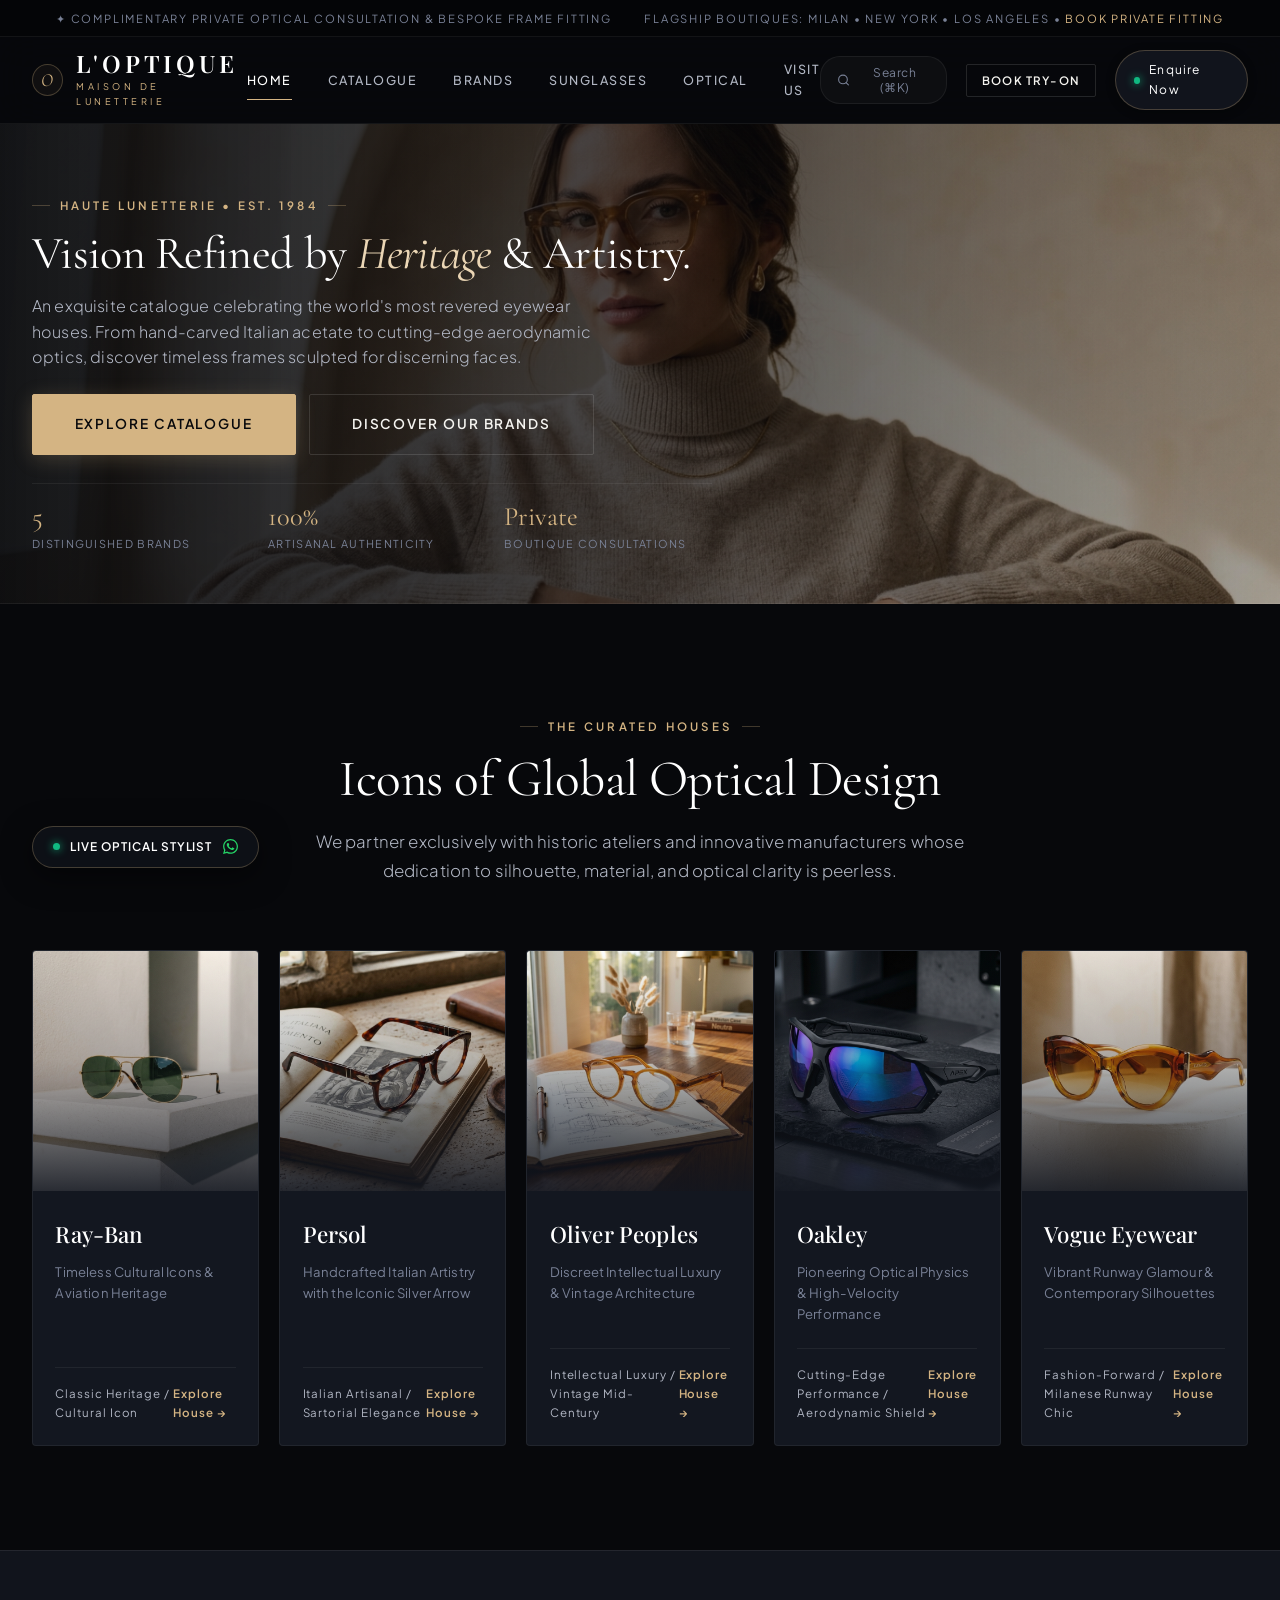
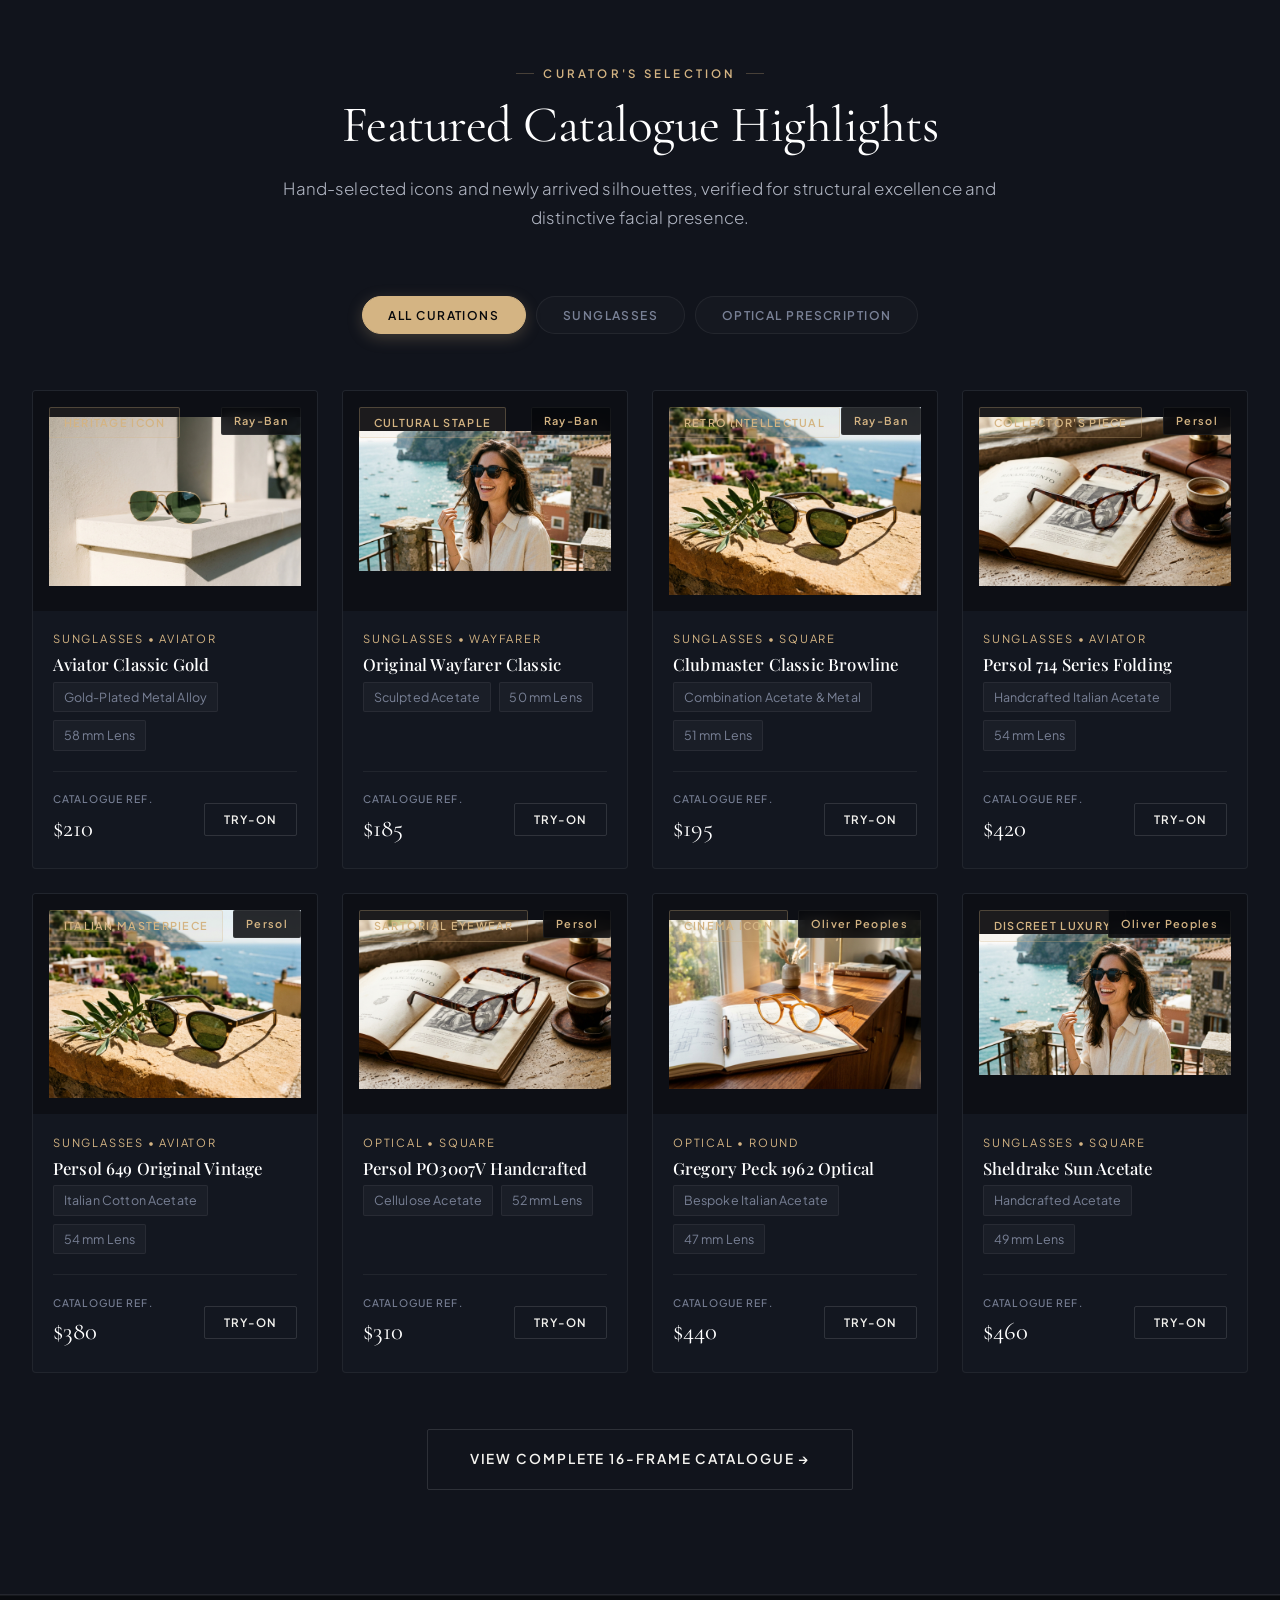
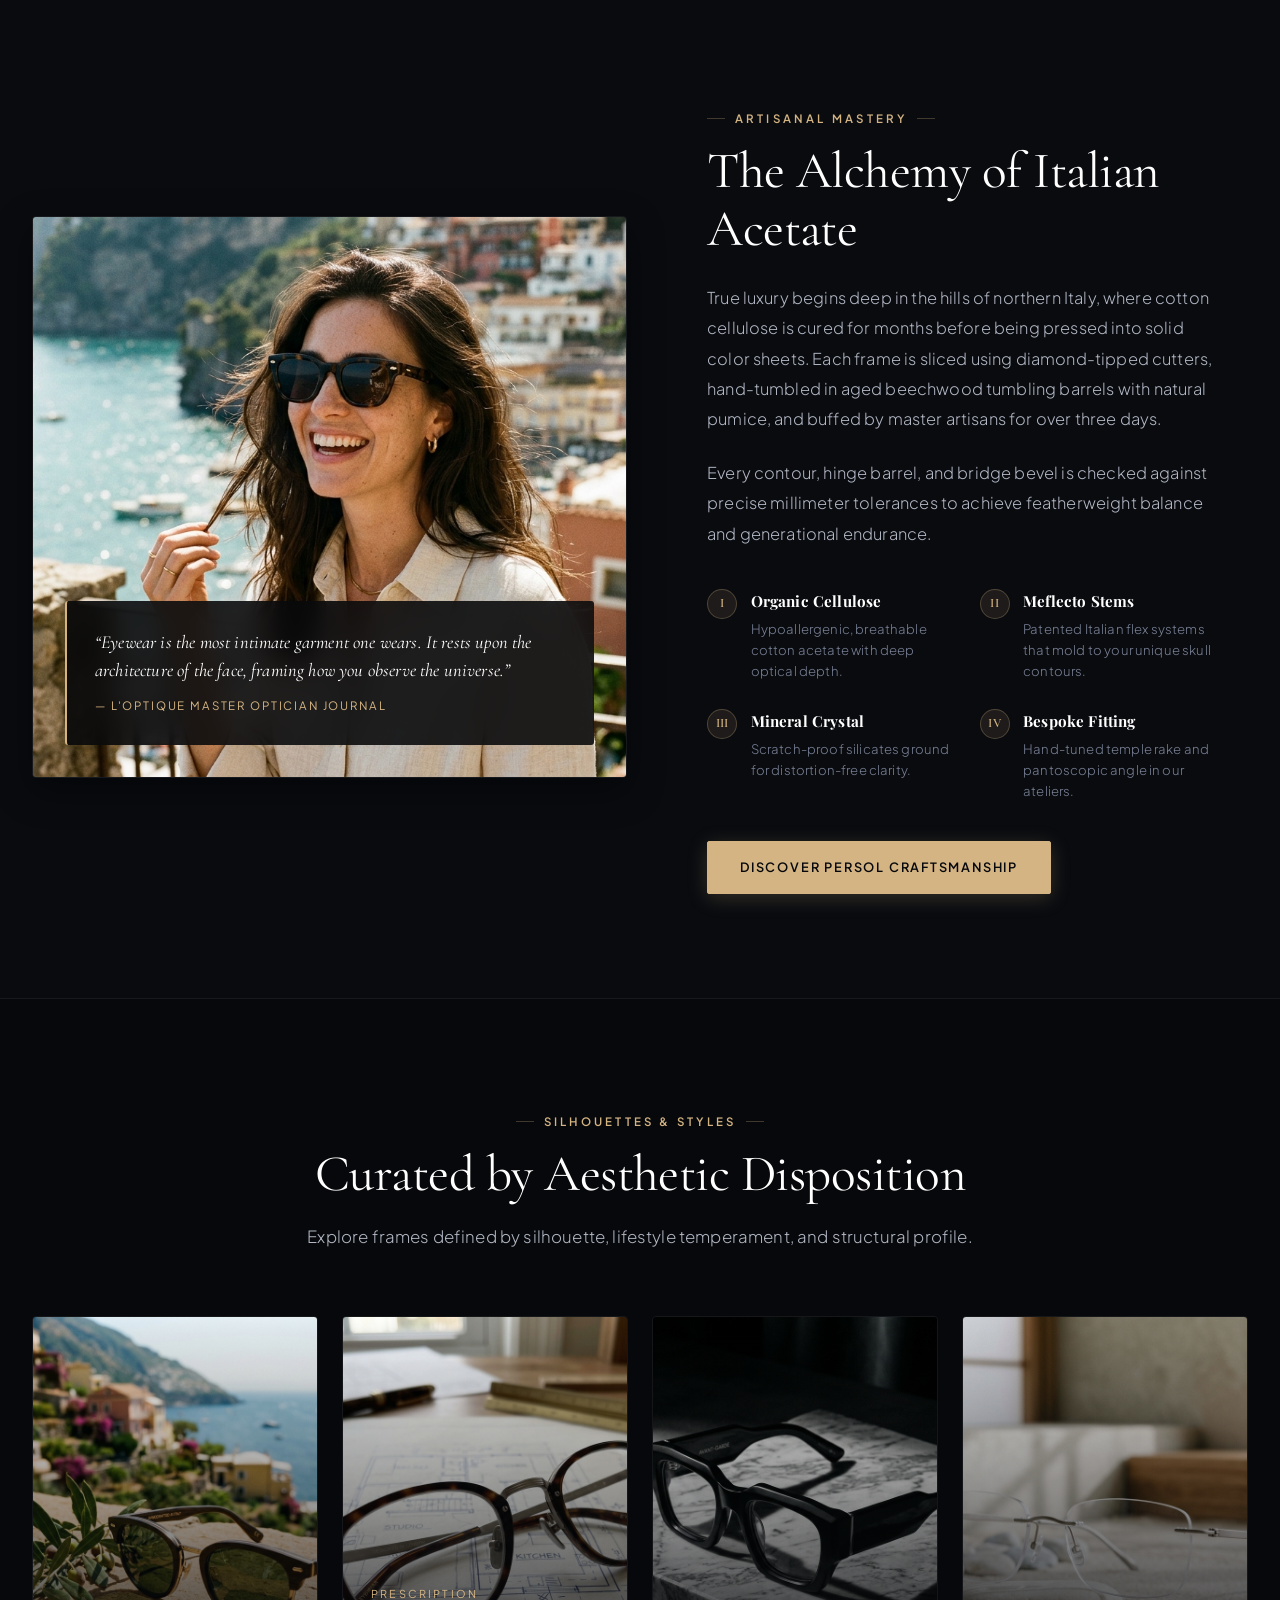
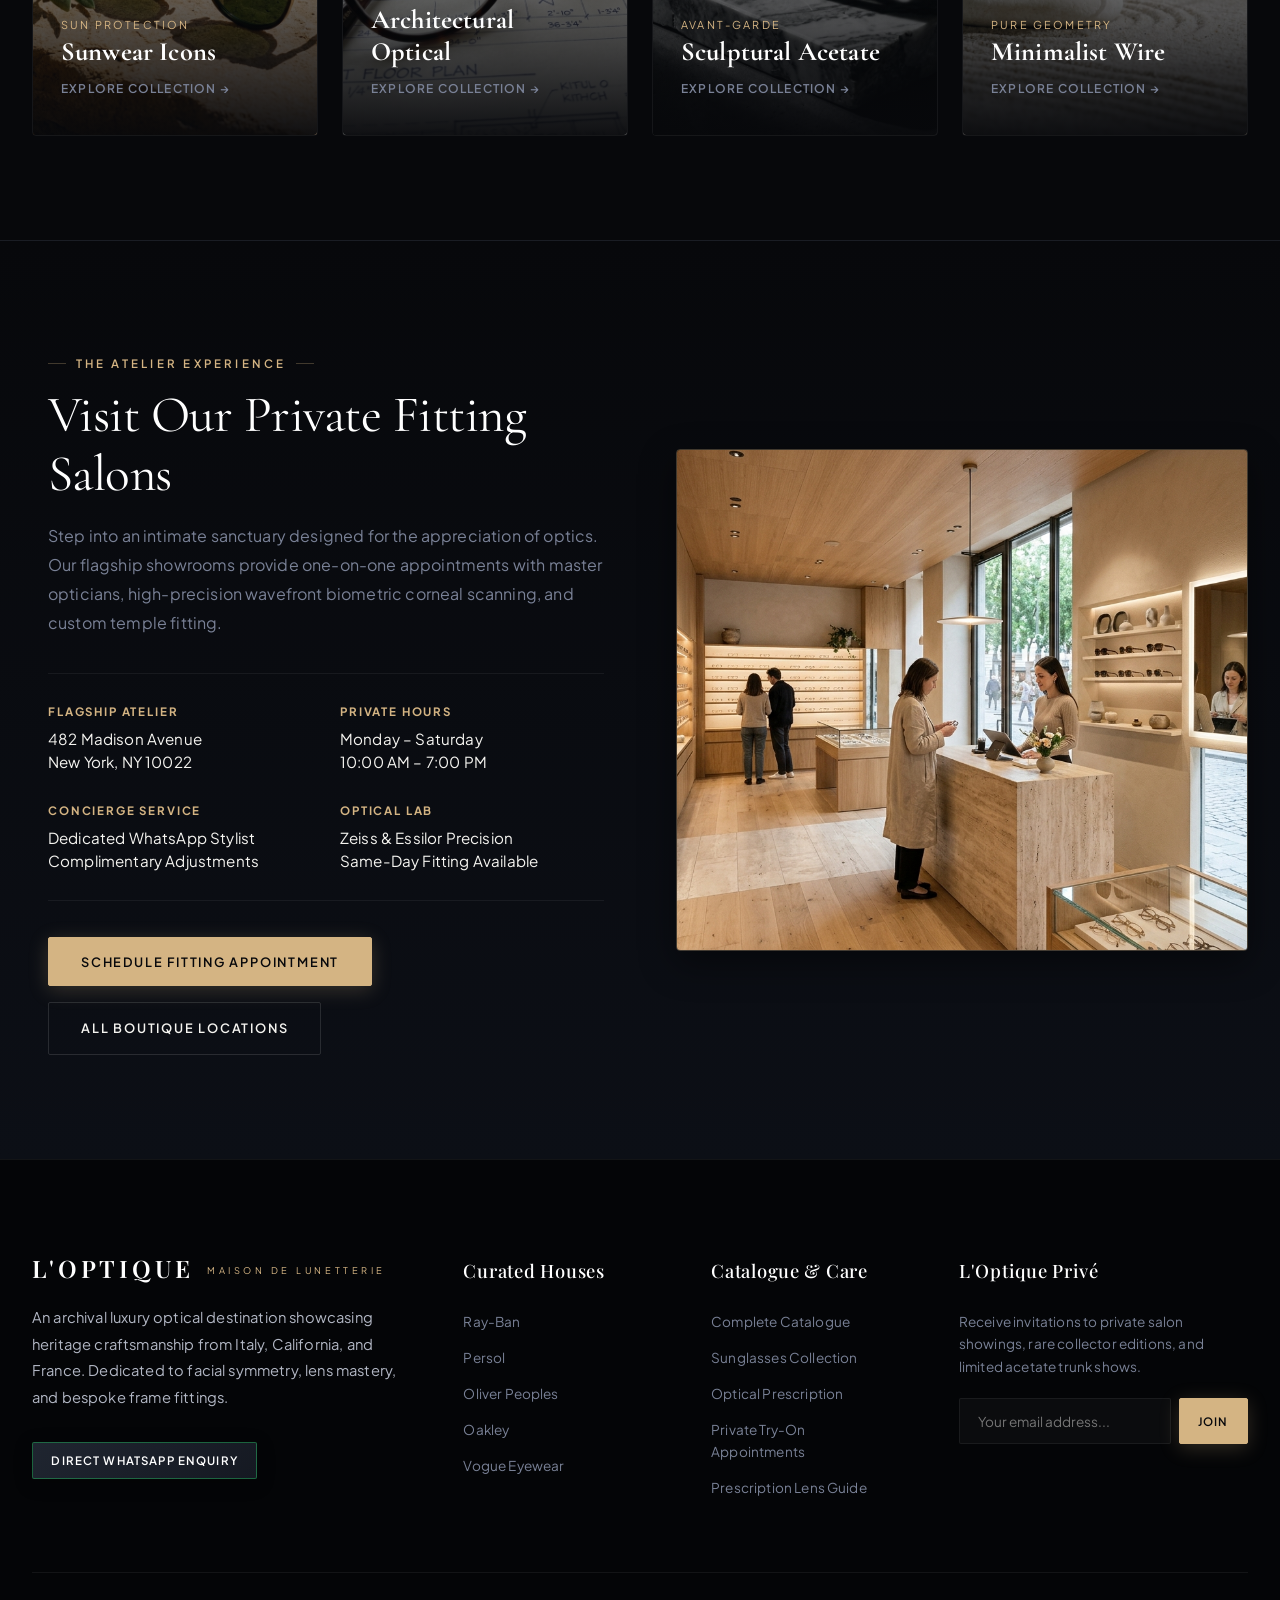
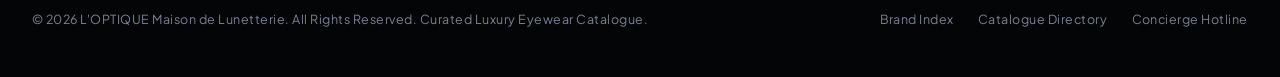
<file: index.html>
<!DOCTYPE html>
<html lang="en">
<head>
  <meta charset="UTF-8">
  <meta name="viewport" content="width=device-width, initial-scale=1.0">
  <meta name="description" content="L'OPTIQUE - Curating the world's most distinguished eyewear houses including Ray-Ban, Persol, Oliver Peoples, Oakley, and Vogue Eyewear. Explore bespoke optical craftsmanship and private boutique styling.">
  <title>L'OPTIQUE | Maison de Lunetterie & Eyewear Catalogue</title>
  <link rel="stylesheet" href="assets/css/style.css">
</head>
<body>

  <!-- Top Announcement Bar -->
  <aside class="announcement-bar" aria-label="Announcement">
    <div class="container">
      <div>✦ Complimentary Private Optical Consultation & Bespoke Frame Fitting</div>
      <div>
        Flagship Boutiques: Milan • New York • Los Angeles • 
        <a href="contact.html">Book Private Fitting</a>
      </div>
    </div>
  </aside>

  <!-- Main Site Header -->
  <header class="site-header" id="siteHeader">
    <div class="container header-inner">
      <a href="index.html" class="site-logo" aria-label="L'Optique Home">
        <div class="logo-monogram">O</div>
        <div class="site-logo-text">
          <span class="brand-name">L'OPTIQUE</span>
          <span class="brand-tagline">Maison de Lunetterie</span>
        </div>
      </a>

      <!-- Desktop Nav -->
      <nav class="main-nav" aria-label="Main Navigation">
        <a href="index.html" class="nav-link active">Home</a>
        <a href="catalog.html" class="nav-link">Catalogue</a>
        <a href="brands.html" class="nav-link">Brands</a>
        <a href="catalog.html?category=Sunglasses" class="nav-link">Sunglasses</a>
        <a href="catalog.html?category=Optical" class="nav-link">Optical</a>
        <a href="contact.html" class="nav-link">Visit Us</a>
      </nav>

      <!-- Action Tools -->
      <div class="header-actions">
        <button type="button" class="search-trigger-btn" data-action="open-search" aria-label="Search Catalogue">
          <svg width="14" height="14" viewBox="0 0 24 24" fill="none" stroke="currentColor" stroke-width="2" stroke-linecap="round" stroke-linejoin="round">
            <circle cx="11" cy="11" r="8"></circle>
            <line x1="21" y1="21" x2="16.65" y2="16.65"></line>
          </svg>
          <span>Search (⌘K)</span>
        </button>

        <button type="button" class="btn btn-outline btn-sm" onclick="openInquiryModal()">
          Book Try-On
        </button>

        <a href="https://wa.me/18005550199?text=Hello%20L'Optique%20Concierge,%20I%20would%20like%20to%20inquire%20about%20your%20curated%20eyewear%20catalogue." target="_blank" rel="noopener noreferrer" class="btn-concierge" aria-label="Enquire Now">
          <span class="live-indicator"></span>
          <span>Enquire Now</span>
        </a>

        <button type="button" class="mobile-menu-btn" aria-label="Open Navigation Menu">
          <span></span>
          <span></span>
          <span></span>
        </button>
      </div>
    </div>
  </header>

  <!-- Mobile Drawer -->
  <div class="mobile-drawer" id="mobileDrawer">
    <div class="mobile-drawer-content">
      <div style="display: flex; justify-content: space-between; align-items: center;">
        <span class="site-logo">
          <span class="brand-name" style="font-size: 1.3rem;">L'OPTIQUE</span>
          <span class="brand-tagline">Maison de Lunetterie</span>
        </span>
        <span class="modal-close-btn">&times;</span>
      </div>

      <nav class="mobile-drawer-nav">
        <a href="index.html" class="mobile-nav-link">Home</a>
        <a href="catalog.html" class="mobile-nav-link">Full Catalogue</a>
        <a href="brands.html" class="mobile-nav-link">Brands</a>
        <a href="catalog.html?category=Sunglasses" class="mobile-nav-link">Sunglasses</a>
        <a href="catalog.html?category=Optical" class="mobile-nav-link">Optical Prescription</a>
        <a href="contact.html" class="mobile-nav-link">Visit Us</a>
      </nav>

      <div style="margin-top: auto; display: flex; flex-direction: column; gap: 0.75rem;">
        <button type="button" class="btn btn-primary" onclick="openInquiryModal()">
          Book Private Fitting
        </button>
        <a href="https://wa.me/18005550199?text=Hello%20L'Optique%20Concierge" target="_blank" class="btn btn-whatsapp">
          Enquire on WhatsApp
        </a>
      </div>
    </div>
  </div>

  <main>
    <!-- Hero Lifestyle Section -->
    <section class="hero-section" aria-label="Hero Showcase">
      <div class="container">
        <div class="hero-content">
          <span class="eyebrow">Haute Lunetterie • Est. 1984</span>
          <h1 class="hero-title serif-heading">
            Vision Refined by <em>Heritage</em> & Artistry.
          </h1>
          <p class="hero-subtitle">
            An exquisite catalogue celebrating the world's most revered eyewear houses. From hand-carved Italian acetate to cutting-edge aerodynamic optics, discover timeless frames sculpted for discerning faces.
          </p>
          <div class="hero-cta-group">
            <a href="catalog.html" class="btn btn-primary btn-lg">Explore Catalogue</a>
            <a href="brands.html" class="btn btn-outline btn-lg">Discover Our Brands</a>
          </div>

          <div class="hero-stats">
            <div class="stat-item">
              <div class="stat-num">5</div>
              <div class="stat-label">Distinguished Brands</div>
            </div>
            <div class="stat-item">
              <div class="stat-num">100%</div>
              <div class="stat-label">Artisanal Authenticity</div>
            </div>
            <div class="stat-item">
              <div class="stat-num">Private</div>
              <div class="stat-label">Boutique Consultations</div>
            </div>
          </div>
        </div>
      </div>
    </section>

    <!-- Brand Showcase Grid -->
    <section class="section-padding" aria-label="Featured Eyewear Houses">
      <div class="container">
        <div class="section-header">
          <span class="eyebrow">The Curated Houses</span>
          <h2 class="section-title serif-heading">Icons of Global Optical Design</h2>
          <p class="section-desc">
            We partner exclusively with historic ateliers and innovative manufacturers whose dedication to silhouette, material, and optical clarity is peerless.
          </p>
        </div>

        <div class="brands-grid" id="brandsShowcaseGrid">
          <!-- Rendered dynamically by home.js via data.js -->
        </div>
      </div>
    </section>

    <!-- Curated Featured Collection -->
    <section class="section-padding" style="background: var(--bg-dark-surface); border-top: 1px solid var(--bg-dark-border); border-bottom: 1px solid var(--bg-dark-border);" aria-label="Featured Collection">
      <div class="container">
        <div class="section-header">
          <span class="eyebrow">Curator's Selection</span>
          <h2 class="section-title serif-heading">Featured Catalogue Highlights</h2>
          <p class="section-desc">
            Hand-selected icons and newly arrived silhouettes, verified for structural excellence and distinctive facial presence.
          </p>
        </div>

        <!-- Filter Tabs -->
        <div class="products-filter-nav" id="featuredFilterNav">
          <button type="button" class="filter-pill-btn active" data-category="All">All Curations</button>
          <button type="button" class="filter-pill-btn" data-category="Sunglasses">Sunglasses</button>
          <button type="button" class="filter-pill-btn" data-category="Optical">Optical Prescription</button>
        </div>

        <div class="products-grid" id="featuredProductsGrid">
          <!-- Rendered dynamically by home.js via data.js -->
        </div>

        <div style="text-align: center; margin-top: 3.5rem;">
          <a href="catalog.html" class="btn btn-outline btn-lg">View Complete 16-Frame Catalogue →</a>
        </div>
      </div>
    </section>

    <!-- Editorial Campaign Split Section -->
    <section class="section-padding editorial-section" aria-label="Editorial Campaign">
      <div class="container">
        <div class="editorial-grid">
          <div class="editorial-image-frame">
            <img src="assets/images/editorial-campaign.jpg" alt="Editorial eyewear campaign in Mediterranean coastal sunlight" loading="lazy">
            <div class="editorial-quote-box">
              <p>“Eyewear is the most intimate garment one wears. It rests upon the architecture of the face, framing how you observe the universe.”</p>
              <span>— L'Optique Master Optician Journal</span>
            </div>
          </div>

          <div class="editorial-content-details">
            <span class="eyebrow">Artisanal Mastery</span>
            <h2 class="section-title serif-heading">The Alchemy of Italian Acetate</h2>
            <p>
              True luxury begins deep in the hills of northern Italy, where cotton cellulose is cured for months before being pressed into solid color sheets. Each frame is sliced using diamond-tipped cutters, hand-tumbled in aged beechwood tumbling barrels with natural pumice, and buffed by master artisans for over three days.
            </p>
            <p>
              Every contour, hinge barrel, and bridge bevel is checked against precise millimeter tolerances to achieve featherweight balance and generational endurance.
            </p>

            <div class="editorial-features-list">
              <div class="editorial-feature-item">
                <div class="feature-bullet">I</div>
                <div class="feature-text">
                  <h4>Organic Cellulose</h4>
                  <p>Hypoallergenic, breathable cotton acetate with deep optical depth.</p>
                </div>
              </div>
              <div class="editorial-feature-item">
                <div class="feature-bullet">II</div>
                <div class="feature-text">
                  <h4>Meflecto Stems</h4>
                  <p>Patented Italian flex systems that mold to your unique skull contours.</p>
                </div>
              </div>
              <div class="editorial-feature-item">
                <div class="feature-bullet">III</div>
                <div class="feature-text">
                  <h4>Mineral Crystal</h4>
                  <p>Scratch-proof silicates ground for distortion-free clarity.</p>
                </div>
              </div>
              <div class="editorial-feature-item">
                <div class="feature-bullet">IV</div>
                <div class="feature-text">
                  <h4>Bespoke Fitting</h4>
                  <p>Hand-tuned temple rake and pantoscopic angle in our ateliers.</p>
                </div>
              </div>
            </div>

            <a href="brand.html?brand=persol" class="btn btn-primary">Discover Persol Craftsmanship</a>
          </div>
        </div>
      </div>
    </section>

    <!-- Style & Silhouette Categories Grid -->
    <section class="section-padding" aria-label="Eyewear Categories">
      <div class="container">
        <div class="section-header">
          <span class="eyebrow">Silhouettes & Styles</span>
          <h2 class="section-title serif-heading">Curated by Aesthetic Disposition</h2>
          <p class="section-desc">
            Explore frames defined by silhouette, lifestyle temperament, and structural profile.
          </p>
        </div>

        <div class="categories-grid">
          <!-- Sunglasses -->
          <a href="catalog.html?category=Sunglasses" class="category-card">
            <img src="assets/images/style-sunglasses.jpg" alt="Luxury Sunglasses" class="category-card-bg" loading="lazy">
            <div class="category-card-overlay"></div>
            <div class="category-card-content">
              <span class="category-card-tag">Sun Protection</span>
              <h3 class="category-card-name">Sunwear Icons</h3>
              <div class="category-card-explore">Explore Collection →</div>
            </div>
          </a>

          <!-- Optical -->
          <a href="catalog.html?category=Optical" class="category-card">
            <img src="assets/images/style-optical.jpg" alt="Prescription Optical Eyewear" class="category-card-bg" loading="lazy">
            <div class="category-card-overlay"></div>
            <div class="category-card-content">
              <span class="category-card-tag">Prescription</span>
              <h3 class="category-card-name">Architectural Optical</h3>
              <div class="category-card-explore">Explore Collection →</div>
            </div>
          </a>

          <!-- Statement -->
          <a href="catalog.html?shape=Square" class="category-card">
            <img src="assets/images/style-statement.jpg" alt="Bold Statement Frames" class="category-card-bg" loading="lazy">
            <div class="category-card-overlay"></div>
            <div class="category-card-content">
              <span class="category-card-tag">Avant-Garde</span>
              <h3 class="category-card-name">Sculptural Acetate</h3>
              <div class="category-card-explore">Explore Collection →</div>
            </div>
          </a>

          <!-- Minimalist -->
          <a href="catalog.html?shape=Round" class="category-card">
            <img src="assets/images/style-minimalist.jpg" alt="Minimalist Eyewear" class="category-card-bg" loading="lazy">
            <div class="category-card-overlay"></div>
            <div class="category-card-content">
              <span class="category-card-tag">Pure Geometry</span>
              <h3 class="category-card-name">Minimalist Wire</h3>
              <div class="category-card-explore">Explore Collection →</div>
            </div>
          </a>
        </div>
      </div>
    </section>

    <!-- Store Boutique & Visit Section -->
    <section class="section-padding boutique-section" aria-label="Flagship Boutiques">
      <div class="container">
        <div class="boutique-grid">
          <div class="boutique-info-card">
            <span class="eyebrow">The Atelier Experience</span>
            <h2 class="section-title serif-heading">Visit Our Private Fitting Salons</h2>
            <p style="color: var(--text-muted); line-height: 1.8; margin-bottom: 1.5rem;">
              Step into an intimate sanctuary designed for the appreciation of optics. Our flagship showrooms provide one-on-one appointments with master opticians, high-precision wavefront biometric corneal scanning, and custom temple fitting.
            </p>

            <div class="boutique-details-list">
              <div class="boutique-detail-item">
                <h4>Flagship Atelier</h4>
                <p>482 Madison Avenue<br>New York, NY 10022</p>
              </div>
              <div class="boutique-detail-item">
                <h4>Private Hours</h4>
                <p>Monday – Saturday<br>10:00 AM – 7:00 PM</p>
              </div>
              <div class="boutique-detail-item">
                <h4>Concierge Service</h4>
                <p>Dedicated WhatsApp Stylist<br>Complimentary Adjustments</p>
              </div>
              <div class="boutique-detail-item">
                <h4>Optical Lab</h4>
                <p>Zeiss & Essilor Precision<br>Same-Day Fitting Available</p>
              </div>
            </div>

            <div style="display: flex; gap: 1rem; flex-wrap: wrap;">
              <button type="button" class="btn btn-primary" onclick="openInquiryModal('Boutique Consultation', 'MADISON-FLAGSHIP')">
                Schedule Fitting Appointment
              </button>
              <a href="contact.html" class="btn btn-outline">
                All Boutique Locations
              </a>
            </div>
          </div>

          <div class="boutique-image-wrapper">
            <img src="assets/images/boutique-store.jpg" alt="Interior of luxury L'Optique optical boutique with illuminated oak displays" loading="lazy">
          </div>
        </div>
      </div>
    </section>
  </main>

  <!-- Shared Luxury Footer -->
  <footer class="site-footer">
    <div class="container">
      <div class="footer-top-grid">
        <div class="footer-brand-col">
          <div class="site-logo">
            <span class="brand-name">L'OPTIQUE</span>
            <span class="brand-tagline">Maison de Lunetterie</span>
          </div>
          <p>
            An archival luxury optical destination showcasing heritage craftsmanship from Italy, California, and France. Dedicated to facial symmetry, lens mastery, and bespoke frame fittings.
          </p>
          <div style="display: flex; gap: 0.75rem;">
            <a href="https://wa.me/18005550199?text=Hello%20L'Optique%20Concierge" target="_blank" rel="noopener noreferrer" class="btn btn-whatsapp btn-sm">
              Direct Whatsapp Enquiry
            </a>
          </div>
        </div>

        <div>
          <h4 class="footer-heading">Curated Houses</h4>
          <ul class="footer-links-list">
            <li><a href="brand.html?brand=ray-ban">Ray-Ban</a></li>
            <li><a href="brand.html?brand=persol">Persol</a></li>
            <li><a href="brand.html?brand=oliver-peoples">Oliver Peoples</a></li>
            <li><a href="brand.html?brand=oakley">Oakley</a></li>
            <li><a href="brand.html?brand=vogue-eyewear">Vogue Eyewear</a></li>
          </ul>
        </div>

        <div>
          <h4 class="footer-heading">Catalogue & Care</h4>
          <ul class="footer-links-list">
            <li><a href="catalog.html">Complete Catalogue</a></li>
            <li><a href="catalog.html?category=Sunglasses">Sunglasses Collection</a></li>
            <li><a href="catalog.html?category=Optical">Optical Prescription</a></li>
            <li><a href="contact.html">Private Try-On Appointments</a></li>
            <li><a href="contact.html#faq">Prescription Lens Guide</a></li>
          </ul>
        </div>

        <div>
          <h4 class="footer-heading">L'Optique Privé</h4>
          <p style="font-size: 0.85rem; margin-bottom: 0.75rem;">
            Receive invitations to private salon showings, rare collector editions, and limited acetate trunk shows.
          </p>
          <form class="newsletter-form footer-newsletter-form">
            <input type="email" placeholder="Your email address..." class="footer-input" required aria-label="Email for newsletter">
            <button type="submit" class="btn btn-primary btn-sm">Join</button>
          </form>
        </div>
      </div>

      <div class="footer-bottom-bar">
        <div>
          &copy; 2026 L'OPTIQUE Maison de Lunetterie. All Rights Reserved. Curated Luxury Eyewear Catalogue.
        </div>
        <div style="display: flex; gap: 1.5rem;">
          <a href="brands.html">Brand Index</a>
          <a href="catalog.html">Catalogue Directory</a>
          <a href="contact.html">Concierge Hotline</a>
        </div>
      </div>
    </div>
  </footer>

  <!-- Global Live Search Modal -->
  <div class="modal-overlay" id="searchModal" role="dialog" aria-modal="true" aria-labelledby="searchModalTitle">
    <div class="modal-window search-modal-window">
      <div class="modal-header">
        <h3 class="modal-title" id="searchModalTitle">Search Our Optical Vault</h3>
        <span class="modal-close-btn" aria-label="Close search">&times;</span>
      </div>
      <div class="modal-body">
        <div class="search-input-wrapper">
          <svg class="search-icon-pos" width="20" height="20" viewBox="0 0 24 24" fill="none" stroke="currentColor" stroke-width="2">
            <circle cx="11" cy="11" r="8"></circle>
            <line x1="21" y1="21" x2="16.65" y2="16.65"></line>
          </svg>
          <input type="text" id="searchModalInput" class="search-modal-input" placeholder="Search by model, brand, shape (e.g. Aviator, Persol, Titanium)..." autocomplete="off">
        </div>
        <div id="searchResultsContainer">
          <!-- Dynamic results -->
        </div>
      </div>
    </div>
  </div>

  <!-- Global Private Fitting / Inquiry Modal -->
  <div class="modal-overlay" id="inquiryModal" role="dialog" aria-modal="true" aria-labelledby="inquiryModalTitle">
    <div class="modal-window">
      <div class="modal-header">
        <h3 class="modal-title" id="inquiryModalTitle">Schedule Private Fitting</h3>
        <span class="modal-close-btn" aria-label="Close modal">&times;</span>
      </div>
      <div class="modal-body">
        <p style="font-size: 0.85rem; color: var(--text-muted); margin-bottom: 1.5rem;">
          Reserve an exclusive one-on-one styling session with our master opticians. We will have your selected frames prepared upon arrival.
        </p>
        <form id="boutiqueInquiryForm">
          <div class="form-group">
            <label class="form-label" for="inquiryFrameField">Selected Frame / Inquiry Reference</label>
            <input type="text" id="inquiryFrameField" class="form-input" readonly>
          </div>
          <div class="form-group">
            <label class="form-label" for="inquiryName">Full Name</label>
            <input type="text" id="inquiryName" class="form-input" placeholder="e.g. Eleanor Vance" required>
          </div>
          <div style="display: grid; grid-template-columns: 1fr 1fr; gap: 1rem;">
            <div class="form-group">
              <label class="form-label" for="inquiryEmail">Email Address</label>
              <input type="email" id="inquiryEmail" class="form-input" placeholder="name@domain.com" required>
            </div>
            <div class="form-group">
              <label class="form-label" for="inquiryPhone">Phone / WhatsApp</label>
              <input type="tel" id="inquiryPhone" class="form-input" placeholder="+1 (555) 000-0000" required>
            </div>
          </div>
          <div style="display: grid; grid-template-columns: 1fr 1fr; gap: 1rem;">
            <div class="form-group">
              <label class="form-label" for="inquiryLocation">Preferred Boutique</label>
              <select id="inquiryLocation" class="form-select">
                <option value="Madison Avenue, New York">New York Flagship (Madison Ave)</option>
                <option value="Via Montenapoleone, Milan">Milan Atelier (Via Montenapoleone)</option>
                <option value="Rodeo Drive, Beverly Hills">Beverly Hills Studio (Rodeo Dr)</option>
              </select>
            </div>
            <div class="form-group">
              <label class="form-label" for="inquiryDate">Preferred Date</label>
              <input type="date" id="inquiryDate" class="form-input" required>
            </div>
          </div>
          <div class="form-group">
            <label class="form-label" for="inquiryNotes">Optical Notes / Prescription Requirements (Optional)</label>
            <textarea id="inquiryNotes" class="form-textarea" rows="2" placeholder="e.g. Progressive lens consultation, high myopia, custom acetate fitting..."></textarea>
          </div>
          <button type="submit" class="btn btn-primary btn-lg" style="width: 100%;">
            Confirm Private Fitting Reservation
          </button>
        </form>
      </div>
    </div>
  </div>

  <!-- Master Data & Interactive Scripts -->
  <script src="assets/js/data.js"></script>
  <script src="assets/js/main.js"></script>
  <script src="assets/js/home.js"></script>
</body>
</html>
</file>
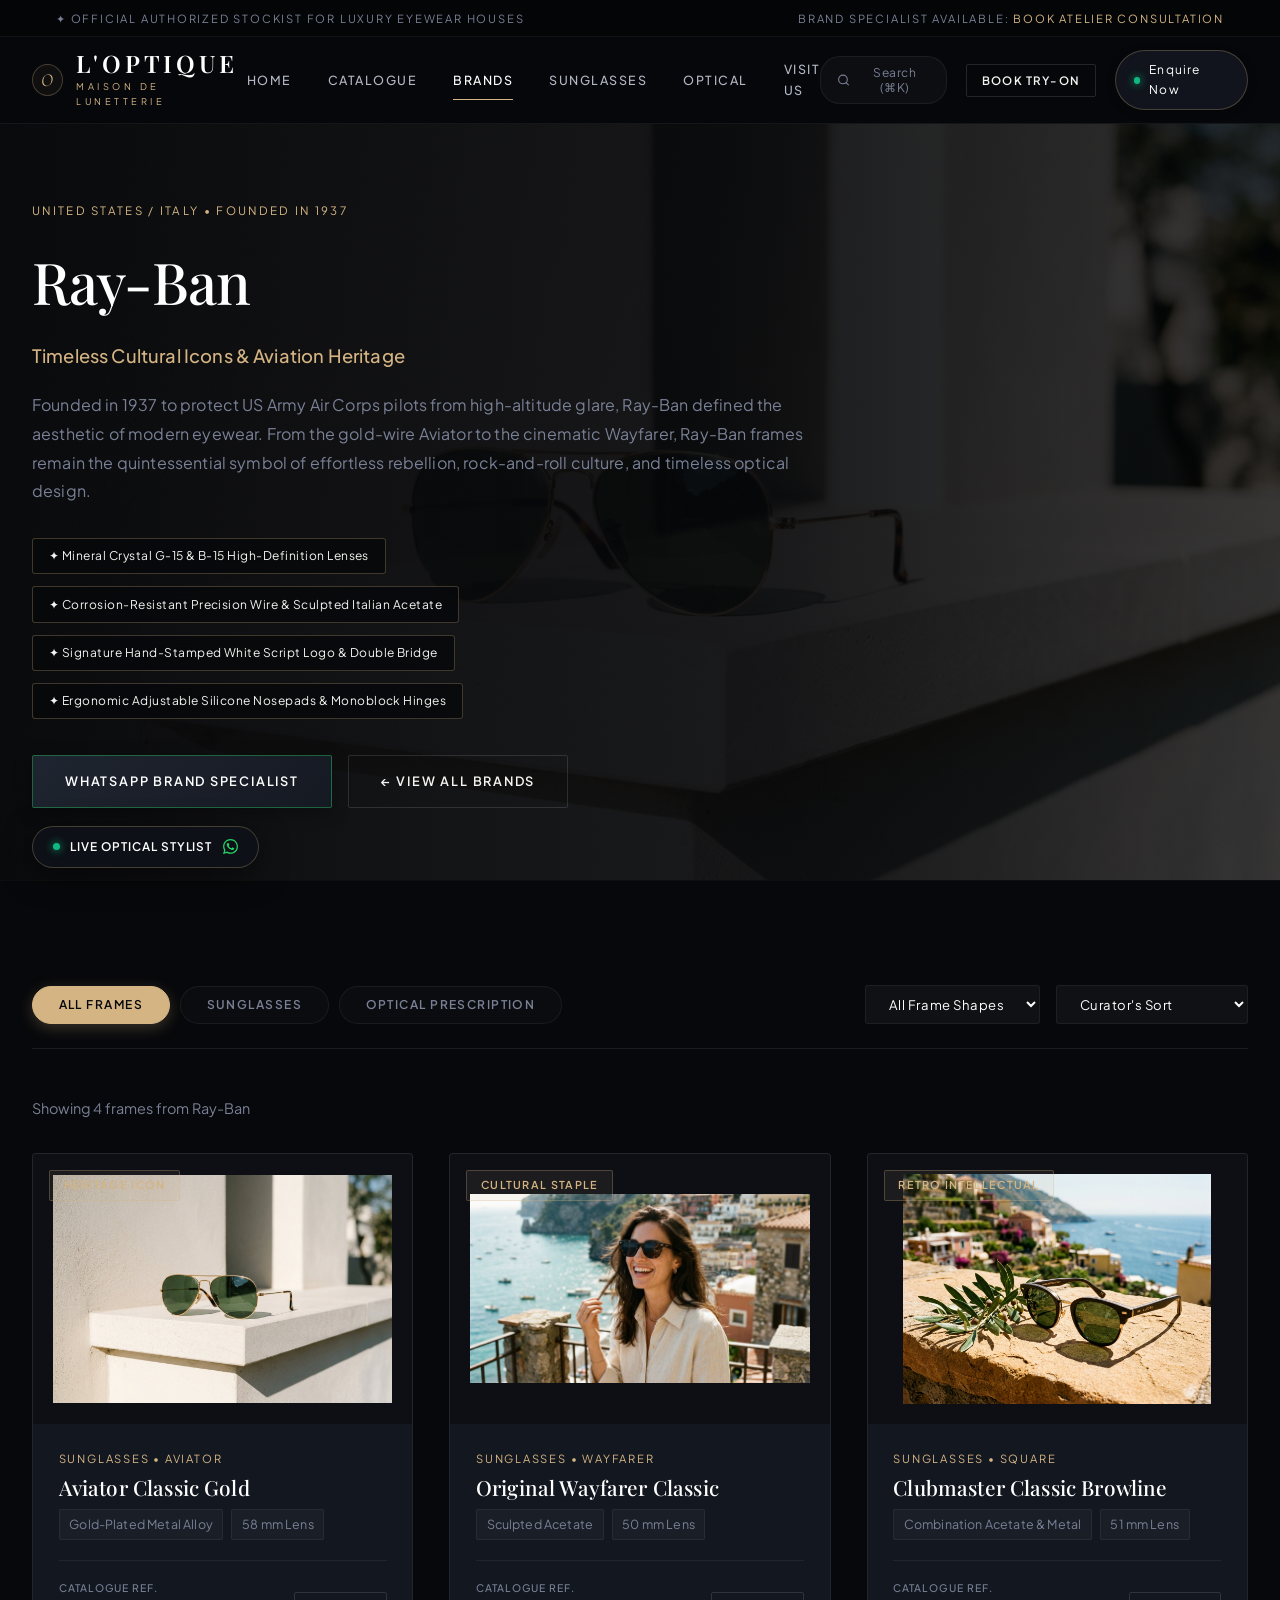
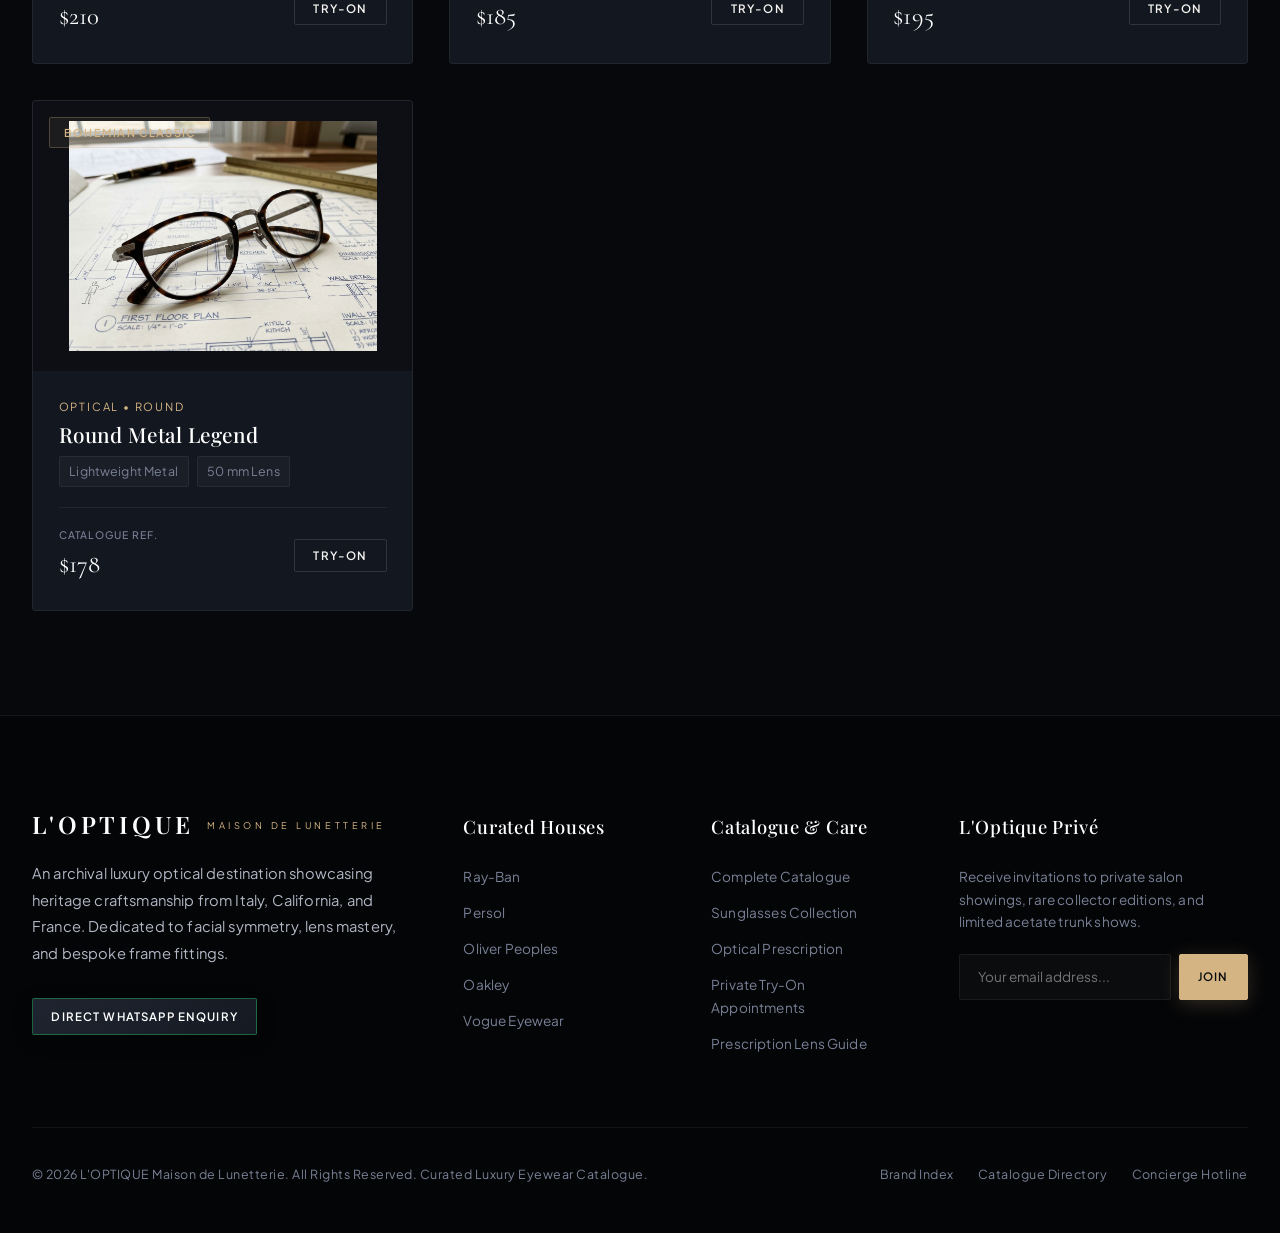
<file: brand.html>
<!DOCTYPE html>
<html lang="en">
<head>
  <meta charset="UTF-8">
  <meta name="viewport" content="width=device-width, initial-scale=1.0">
  <meta name="description" content="Explore the brand collection, handcrafted heritage frames, optical specifications, and private boutique fittings.">
  <title>Brand Collection | L'OPTIQUE Maison de Lunetterie</title>
  <link rel="stylesheet" href="assets/css/style.css">
</head>
<body>

  <!-- Top Announcement Bar -->
  <aside class="announcement-bar" aria-label="Announcement">
    <div class="container">
      <div>✦ Official Authorized Stockist for Luxury Eyewear Houses</div>
      <div>
        Brand Specialist Available: <a href="contact.html">Book Atelier Consultation</a>
      </div>
    </div>
  </aside>

  <!-- Site Header -->
  <header class="site-header" id="siteHeader">
    <div class="container header-inner">
      <a href="index.html" class="site-logo" aria-label="L'Optique Home">
        <div class="logo-monogram">O</div>
        <div class="site-logo-text">
          <span class="brand-name">L'OPTIQUE</span>
          <span class="brand-tagline">Maison de Lunetterie</span>
        </div>
      </a>

      <nav class="main-nav" aria-label="Main Navigation">
        <a href="index.html" class="nav-link">Home</a>
        <a href="catalog.html" class="nav-link">Catalogue</a>
        <a href="brands.html" class="nav-link active">Brands</a>
        <a href="catalog.html?category=Sunglasses" class="nav-link">Sunglasses</a>
        <a href="catalog.html?category=Optical" class="nav-link">Optical</a>
        <a href="contact.html" class="nav-link">Visit Us</a>
      </nav>

      <div class="header-actions">
        <button type="button" class="search-trigger-btn" data-action="open-search" aria-label="Search Catalogue">
          <svg width="14" height="14" viewBox="0 0 24 24" fill="none" stroke="currentColor" stroke-width="2" stroke-linecap="round" stroke-linejoin="round">
            <circle cx="11" cy="11" r="8"></circle>
            <line x1="21" y1="21" x2="16.65" y2="16.65"></line>
          </svg>
          <span>Search (⌘K)</span>
        </button>

        <button type="button" class="btn btn-outline btn-sm" onclick="openInquiryModal()">
          Book Try-On
        </button>

        <a href="https://wa.me/18005550199?text=Hello%20L'Optique%20Concierge,%20I%20would%20like%20to%20inquire%20about%20your%20curated%20eyewear%20catalogue." target="_blank" rel="noopener noreferrer" class="btn-concierge" aria-label="Enquire Now">
          <span class="live-indicator"></span>
          <span>Enquire Now</span>
        </a>

        <button type="button" class="mobile-menu-btn" aria-label="Open Navigation Menu">
          <span></span>
          <span></span>
          <span></span>
        </button>
      </div>
    </div>
  </header>

  <!-- Mobile Drawer -->
  <div class="mobile-drawer" id="mobileDrawer">
    <div class="mobile-drawer-content">
      <div style="display: flex; justify-content: space-between; align-items: center;">
        <span class="site-logo">
          <span class="brand-name" style="font-size: 1.3rem;">L'OPTIQUE</span>
          <span class="brand-tagline">Maison de Lunetterie</span>
        </span>
        <span class="modal-close-btn">&times;</span>
      </div>

      <nav class="mobile-drawer-nav">
        <a href="index.html" class="mobile-nav-link">Home</a>
        <a href="catalog.html" class="mobile-nav-link">Full Catalogue</a>
        <a href="brands.html" class="mobile-nav-link active">Brands</a>
        <a href="catalog.html?category=Sunglasses" class="mobile-nav-link">Sunglasses</a>
        <a href="catalog.html?category=Optical" class="mobile-nav-link">Optical Prescription</a>
        <a href="contact.html" class="mobile-nav-link">Visit Us</a>
      </nav>

      <div style="margin-top: auto; display: flex; flex-direction: column; gap: 0.75rem;">
        <button type="button" class="btn btn-primary" onclick="openInquiryModal()">
          Book Private Fitting
        </button>
        <a href="https://wa.me/18005550199?text=Hello%20L'Optique%20Concierge" target="_blank" class="btn btn-whatsapp">
          Enquire on WhatsApp
        </a>
      </div>
    </div>
  </div>

  <main>
    <!-- Dynamic Brand Heritage Banner -->
    <section class="brand-hero-banner" aria-label="Brand Heritage">
      <img id="brandHeroBg" src="assets/images/brand-persol.jpg" alt="Brand collection background" class="brand-hero-bg">
      <div class="brand-hero-overlay"></div>
      <div class="container">
        <div class="brand-hero-content">
          <div class="brand-origin-pill" id="brandHeroOrigin">
            Turin, Italy • Founded in 1917
          </div>
          <h1 class="serif-heading" id="brandHeroName" style="font-size: clamp(2.5rem, 4.5vw, 4rem); color: #fff; margin-bottom: 0.75rem;">
            Brand Name
          </h1>
          <p class="gold-text" id="brandHeroTagline" style="font-size: 1.15rem; font-weight: 500; margin-bottom: 1.25rem;">
            Brand Tagline
          </p>
          <p id="brandHeroBio" style="color: var(--text-muted); line-height: 1.8; font-size: 1rem; margin-bottom: 2rem;">
            Brand Biography
          </p>

          <div class="brand-signature-chips" id="brandSignatureChips">
            <!-- Rendered by brand.js -->
          </div>

          <div style="margin-top: 2.25rem; display: flex; gap: 1rem; flex-wrap: wrap;">
            <a href="#" id="brandConciergeBtn" target="_blank" rel="noopener noreferrer" class="btn btn-whatsapp">
              WhatsApp Brand Specialist
            </a>
            <a href="brands.html" class="btn btn-outline">
              ← View All Brands
            </a>
          </div>
        </div>
      </div>
    </section>

    <!-- Brand Filter Toolbar & Product Grid -->
    <section class="section-padding">
      <div class="container">
        <!-- In-House Filters -->
        <div style="display: flex; justify-content: space-between; align-items: center; flex-wrap: wrap; gap: 1.5rem; margin-bottom: 3rem; padding-bottom: 1.5rem; border-bottom: 1px solid var(--bg-dark-border);">
          <div class="products-filter-nav" id="brandCategoryNav" style="margin-bottom: 0;">
            <button type="button" class="filter-pill-btn active" data-category="All">All Frames</button>
            <button type="button" class="filter-pill-btn" data-category="Sunglasses">Sunglasses</button>
            <button type="button" class="filter-pill-btn" data-category="Optical">Optical Prescription</button>
          </div>

          <div style="display: flex; align-items: center; gap: 1rem; flex-wrap: wrap;">
            <select id="brandShapeSelect" class="catalog-sort-select" aria-label="Filter by frame shape">
              <option value="All">All Frame Shapes</option>
            </select>

            <select id="brandSortSelect" class="catalog-sort-select" aria-label="Sort frames">
              <option value="featured">Curator's Sort</option>
              <option value="price-low">Price: Low to High</option>
              <option value="price-high">Price: High to Low</option>
              <option value="name-asc">Alphabetical: A to Z</option>
            </select>
          </div>
        </div>

        <!-- Count indicator -->
        <div style="margin-bottom: 2rem; color: var(--text-muted); font-size: 0.9rem;" id="brandProductCount">
          Loading frames...
        </div>

        <!-- Products Grid -->
        <div class="products-grid" id="brandProductsGrid">
          <!-- Rendered dynamically by brand.js via data.js -->
        </div>
      </div>
    </section>
  </main>

  <!-- Shared Luxury Footer -->
  <footer class="site-footer">
    <div class="container">
      <div class="footer-top-grid">
        <div class="footer-brand-col">
          <div class="site-logo">
            <span class="brand-name">L'OPTIQUE</span>
            <span class="brand-tagline">Maison de Lunetterie</span>
          </div>
          <p>
            An archival luxury optical destination showcasing heritage craftsmanship from Italy, California, and France. Dedicated to facial symmetry, lens mastery, and bespoke frame fittings.
          </p>
          <div style="display: flex; gap: 0.75rem;">
            <a href="https://wa.me/18005550199?text=Hello%20L'Optique%20Concierge" target="_blank" rel="noopener noreferrer" class="btn btn-whatsapp btn-sm">
              Direct Whatsapp Enquiry
            </a>
          </div>
        </div>

        <div>
          <h4 class="footer-heading">Curated Houses</h4>
          <ul class="footer-links-list">
            <li><a href="brand.html?brand=ray-ban">Ray-Ban</a></li>
            <li><a href="brand.html?brand=persol">Persol</a></li>
            <li><a href="brand.html?brand=oliver-peoples">Oliver Peoples</a></li>
            <li><a href="brand.html?brand=oakley">Oakley</a></li>
            <li><a href="brand.html?brand=vogue-eyewear">Vogue Eyewear</a></li>
          </ul>
        </div>

        <div>
          <h4 class="footer-heading">Catalogue & Care</h4>
          <ul class="footer-links-list">
            <li><a href="catalog.html">Complete Catalogue</a></li>
            <li><a href="catalog.html?category=Sunglasses">Sunglasses Collection</a></li>
            <li><a href="catalog.html?category=Optical">Optical Prescription</a></li>
            <li><a href="contact.html">Private Try-On Appointments</a></li>
            <li><a href="contact.html#faq">Prescription Lens Guide</a></li>
          </ul>
        </div>

        <div>
          <h4 class="footer-heading">L'Optique Privé</h4>
          <p style="font-size: 0.85rem; margin-bottom: 0.75rem;">
            Receive invitations to private salon showings, rare collector editions, and limited acetate trunk shows.
          </p>
          <form class="newsletter-form footer-newsletter-form">
            <input type="email" placeholder="Your email address..." class="footer-input" required aria-label="Email for newsletter">
            <button type="submit" class="btn btn-primary btn-sm">Join</button>
          </form>
        </div>
      </div>

      <div class="footer-bottom-bar">
        <div>
          &copy; 2026 L'OPTIQUE Maison de Lunetterie. All Rights Reserved. Curated Luxury Eyewear Catalogue.
        </div>
        <div style="display: flex; gap: 1.5rem;">
          <a href="brands.html">Brand Index</a>
          <a href="catalog.html">Catalogue Directory</a>
          <a href="contact.html">Concierge Hotline</a>
        </div>
      </div>
    </div>
  </footer>

  <!-- Global Modals -->
  <div class="modal-overlay" id="searchModal" role="dialog" aria-modal="true">
    <div class="modal-window search-modal-window">
      <div class="modal-header">
        <h3 class="modal-title">Search Our Optical Vault</h3>
        <span class="modal-close-btn">&times;</span>
      </div>
      <div class="modal-body">
        <div class="search-input-wrapper">
          <svg class="search-icon-pos" width="20" height="20" viewBox="0 0 24 24" fill="none" stroke="currentColor" stroke-width="2">
            <circle cx="11" cy="11" r="8"></circle>
            <line x1="21" y1="21" x2="16.65" y2="16.65"></line>
          </svg>
          <input type="text" id="searchModalInput" class="search-modal-input" placeholder="Search by model, brand, shape..." autocomplete="off">
        </div>
        <div id="searchResultsContainer"></div>
      </div>
    </div>
  </div>

  <div class="modal-overlay" id="inquiryModal" role="dialog" aria-modal="true">
    <div class="modal-window">
      <div class="modal-header">
        <h3 class="modal-title">Schedule Private Fitting</h3>
        <span class="modal-close-btn">&times;</span>
      </div>
      <div class="modal-body">
        <form id="boutiqueInquiryForm">
          <div class="form-group">
            <label class="form-label" for="inquiryFrameField">Selected Frame / Inquiry Reference</label>
            <input type="text" id="inquiryFrameField" class="form-input" readonly>
          </div>
          <div class="form-group">
            <label class="form-label" for="inquiryName">Full Name</label>
            <input type="text" id="inquiryName" class="form-input" placeholder="e.g. Eleanor Vance" required>
          </div>
          <div style="display: grid; grid-template-columns: 1fr 1fr; gap: 1rem;">
            <div class="form-group">
              <label class="form-label" for="inquiryEmail">Email Address</label>
              <input type="email" id="inquiryEmail" class="form-input" placeholder="name@domain.com" required>
            </div>
            <div class="form-group">
              <label class="form-label" for="inquiryPhone">Phone / WhatsApp</label>
              <input type="tel" id="inquiryPhone" class="form-input" placeholder="+1 (555) 000-0000" required>
            </div>
          </div>
          <div style="display: grid; grid-template-columns: 1fr 1fr; gap: 1rem;">
            <div class="form-group">
              <label class="form-label" for="inquiryLocation">Preferred Boutique</label>
              <select id="inquiryLocation" class="form-select">
                <option value="Madison Avenue, New York">New York Flagship (Madison Ave)</option>
                <option value="Via Montenapoleone, Milan">Milan Atelier (Via Montenapoleone)</option>
                <option value="Rodeo Drive, Beverly Hills">Beverly Hills Studio (Rodeo Dr)</option>
              </select>
            </div>
            <div class="form-group">
              <label class="form-label" for="inquiryDate">Preferred Date</label>
              <input type="date" id="inquiryDate" class="form-input" required>
            </div>
          </div>
          <div class="form-group">
            <label class="form-label" for="inquiryNotes">Optical Notes (Optional)</label>
            <textarea id="inquiryNotes" class="form-textarea" rows="2" placeholder="e.g. High index lenses, frame consultation..."></textarea>
          </div>
          <button type="submit" class="btn btn-primary btn-lg" style="width: 100%;">
            Confirm Reservation
          </button>
        </form>
      </div>
    </div>
  </div>

  <script src="assets/js/data.js"></script>
  <script src="assets/js/main.js"></script>
  <script src="assets/js/brand.js"></script>
</body>
</html>
</file>
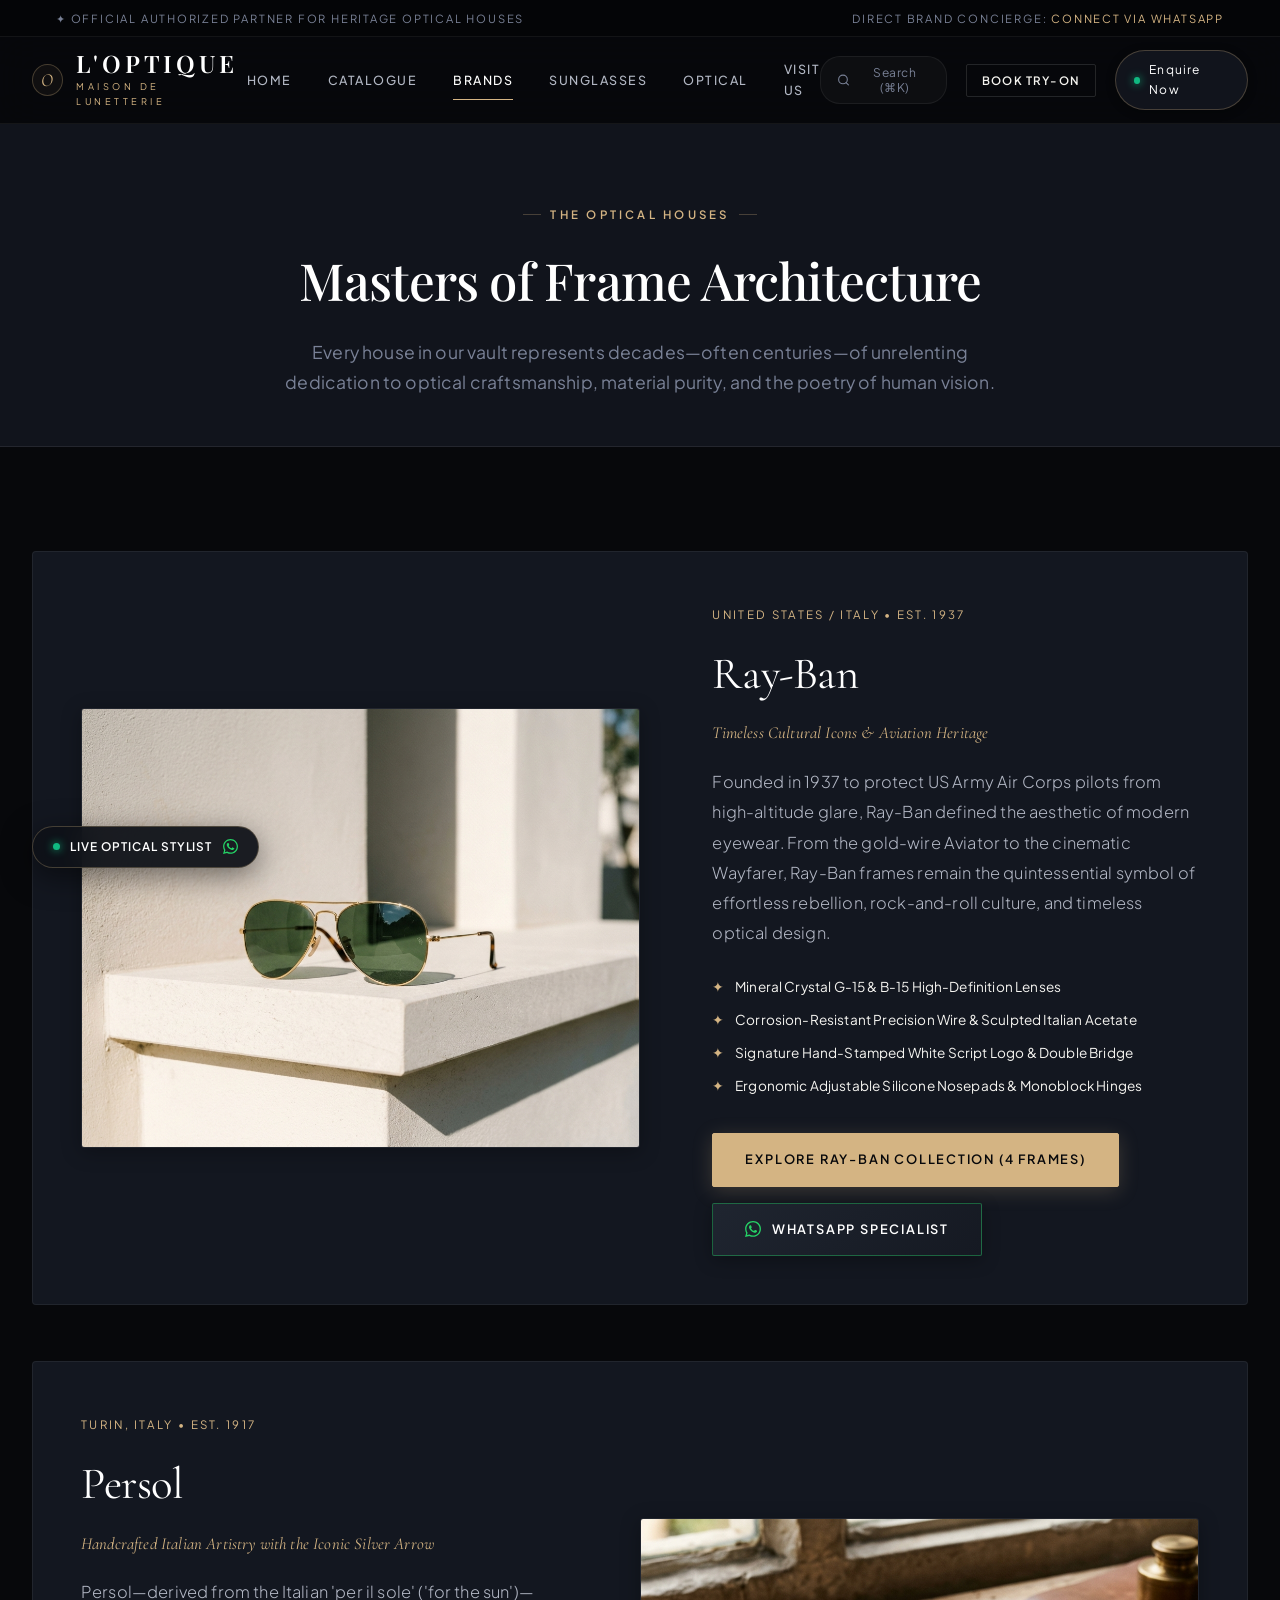
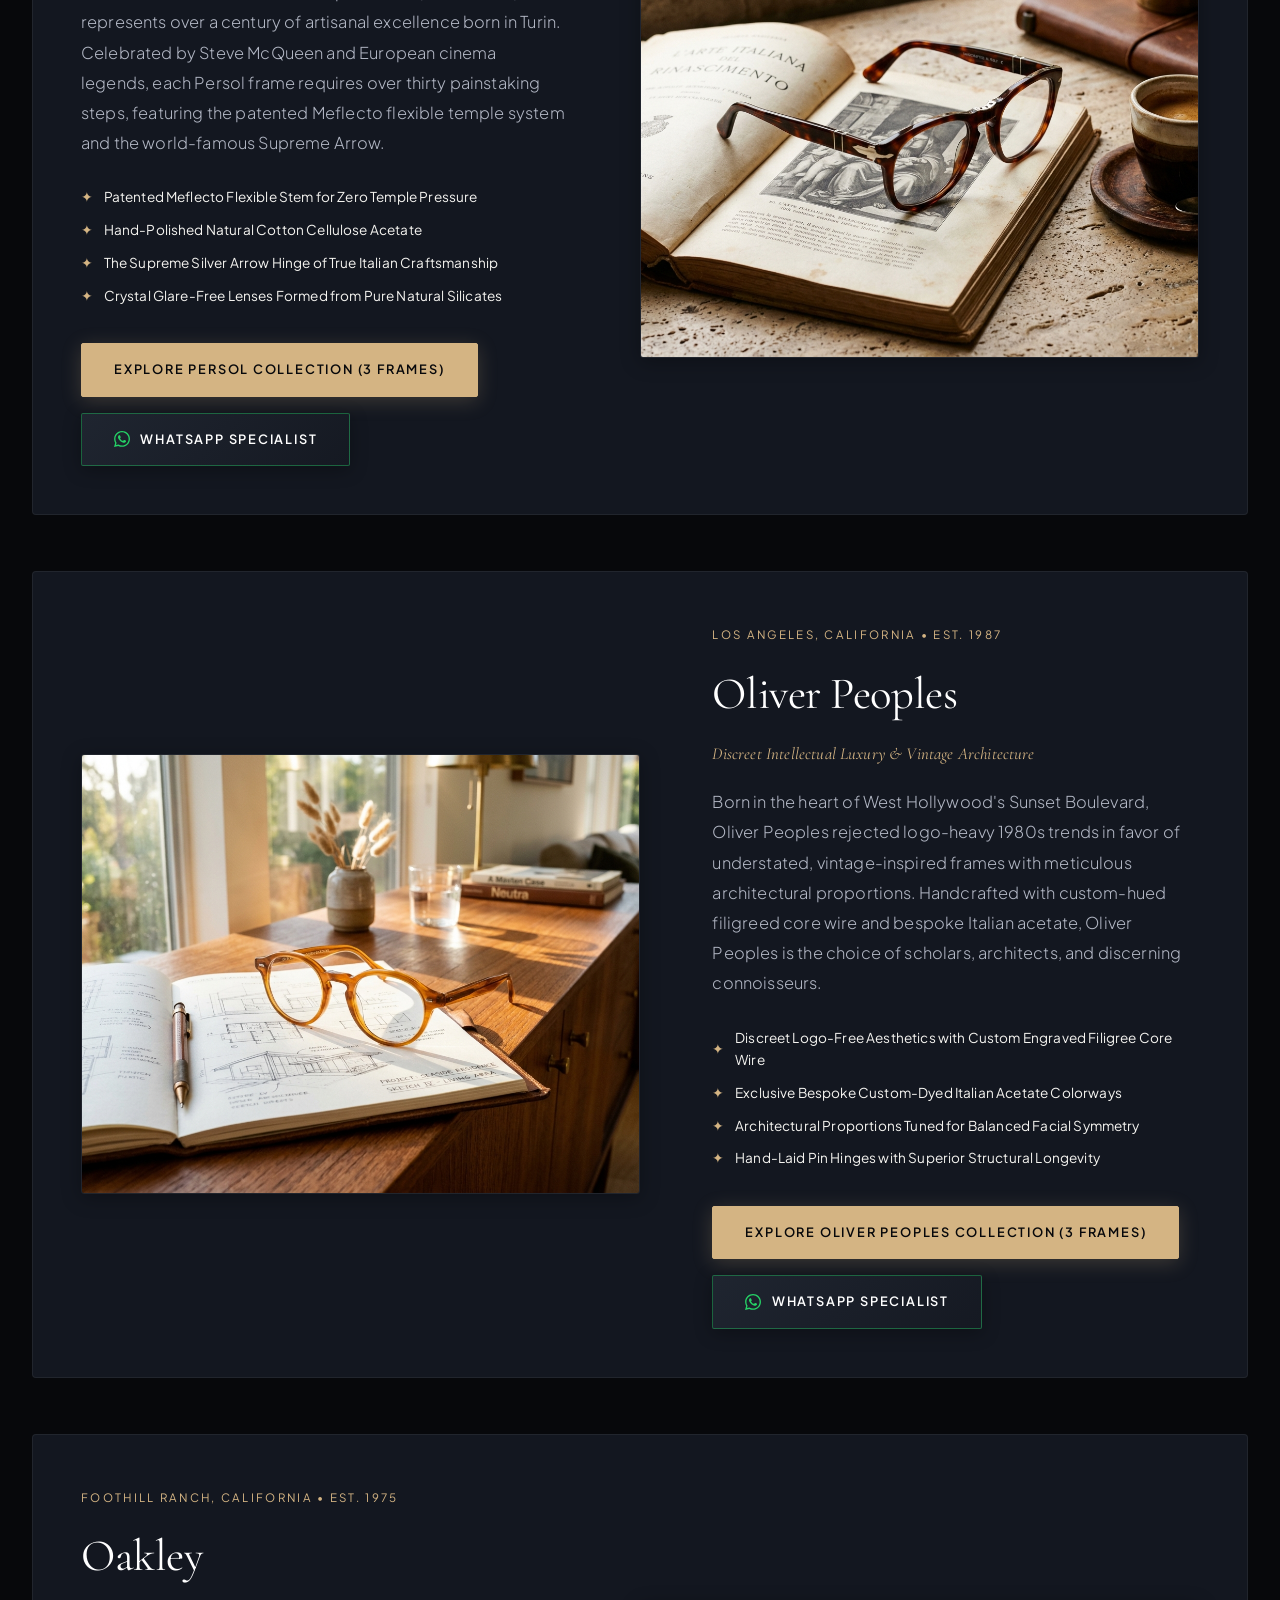
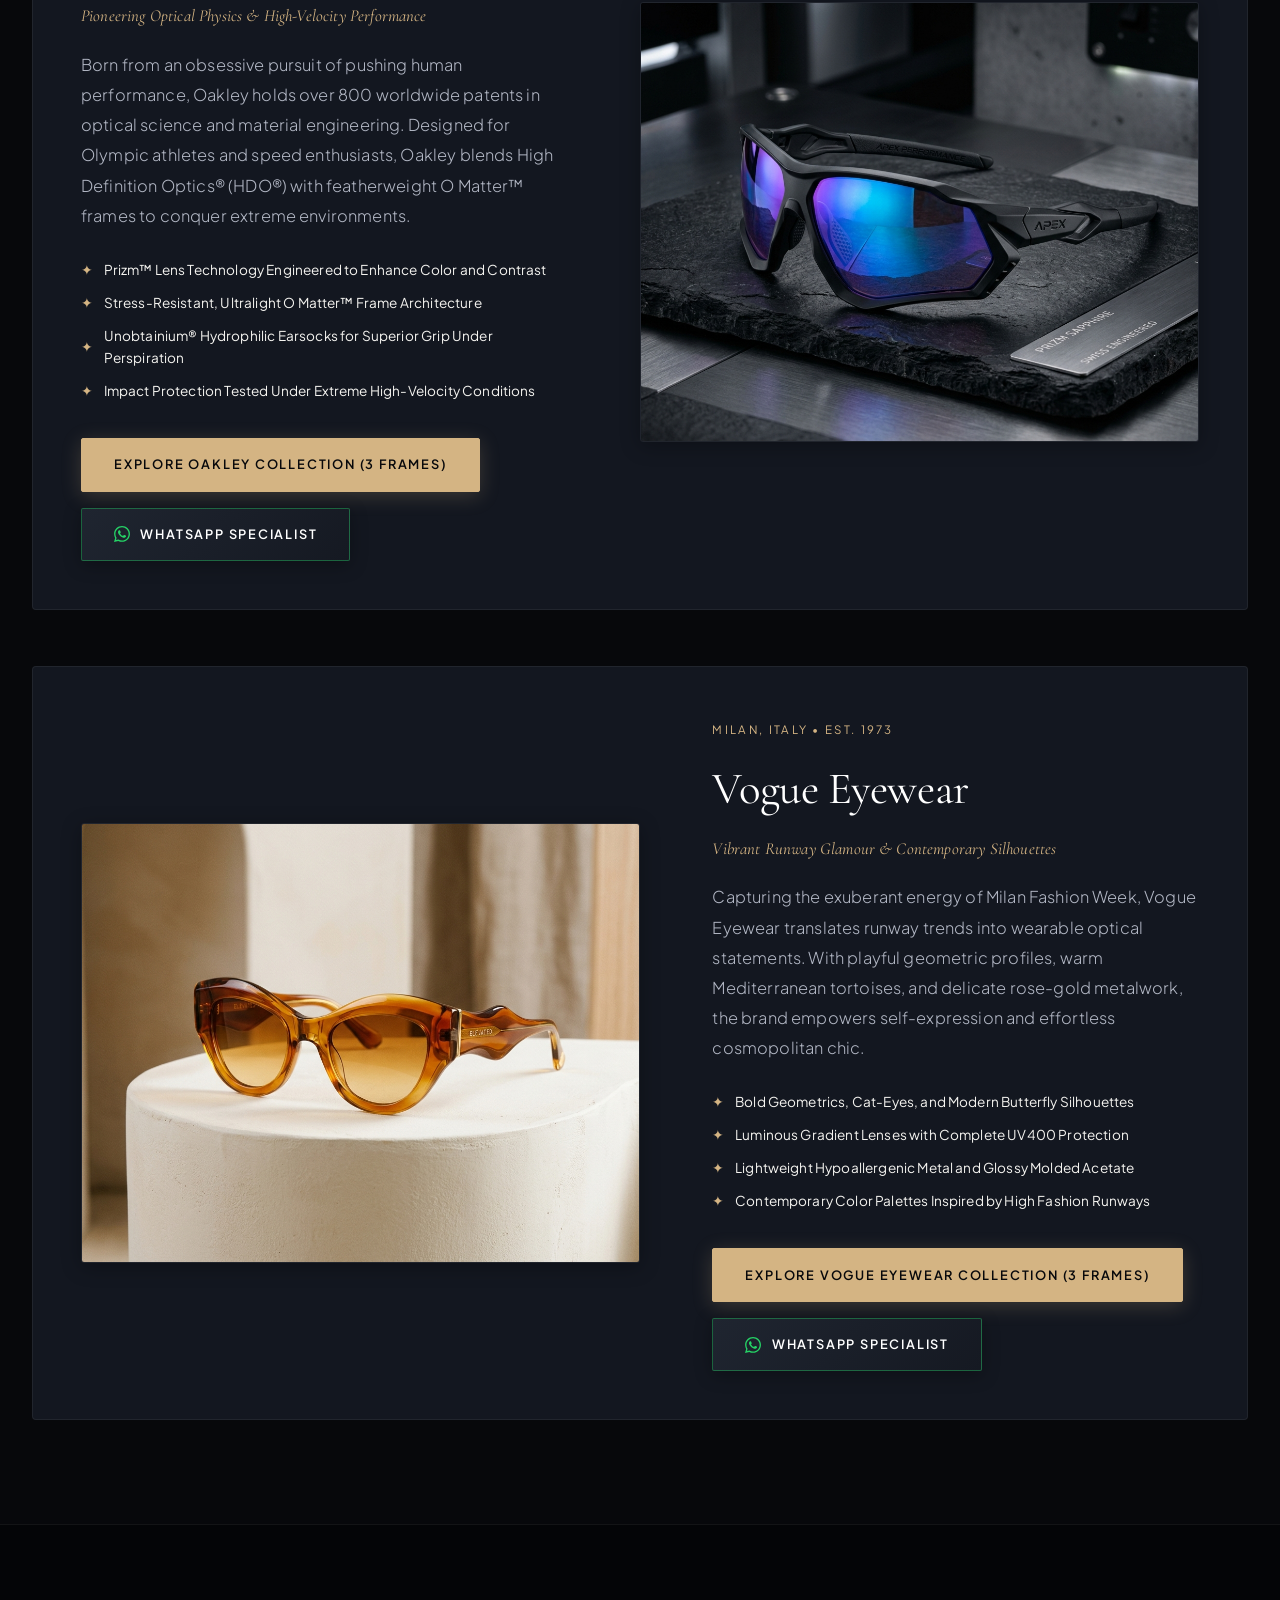
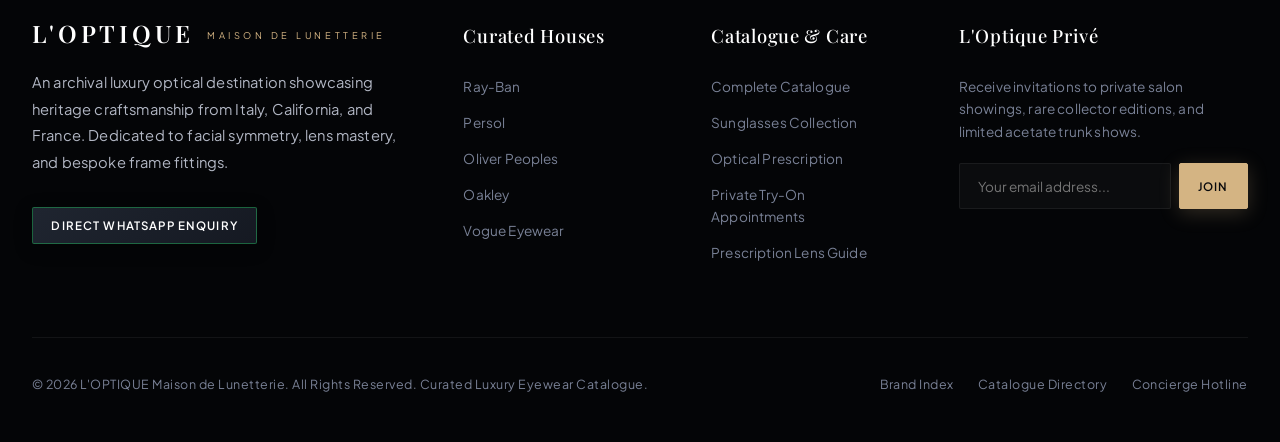
<file: brands.html>
<!DOCTYPE html>
<html lang="en">
<head>
  <meta charset="UTF-8">
  <meta name="viewport" content="width=device-width, initial-scale=1.0">
  <meta name="description" content="Explore the distinguished eyewear houses curated by L'Optique: Ray-Ban, Persol, Oliver Peoples, Oakley, and Vogue Eyewear. Master craftsmanship, heritage acetate, and optical innovation.">
  <title>Curated Eyewear Houses | L'OPTIQUE Maison de Lunetterie</title>
  <link rel="stylesheet" href="assets/css/style.css">
</head>
<body>

  <!-- Top Announcement Bar -->
  <aside class="announcement-bar" aria-label="Announcement">
    <div class="container">
      <div>✦ Official Authorized Partner for Heritage Optical Houses</div>
      <div>
        Direct Brand Concierge: <a href="https://wa.me/18005550199?text=Hello%20L'Optique%20Concierge" target="_blank">Connect via WhatsApp</a>
      </div>
    </div>
  </aside>

  <!-- Site Header -->
  <header class="site-header" id="siteHeader">
    <div class="container header-inner">
      <a href="index.html" class="site-logo" aria-label="L'Optique Home">
        <div class="logo-monogram">O</div>
        <div class="site-logo-text">
          <span class="brand-name">L'OPTIQUE</span>
          <span class="brand-tagline">Maison de Lunetterie</span>
        </div>
      </a>

      <nav class="main-nav" aria-label="Main Navigation">
        <a href="index.html" class="nav-link">Home</a>
        <a href="catalog.html" class="nav-link">Catalogue</a>
        <a href="brands.html" class="nav-link active">Brands</a>
        <a href="catalog.html?category=Sunglasses" class="nav-link">Sunglasses</a>
        <a href="catalog.html?category=Optical" class="nav-link">Optical</a>
        <a href="contact.html" class="nav-link">Visit Us</a>
      </nav>

      <div class="header-actions">
        <button type="button" class="search-trigger-btn" data-action="open-search" aria-label="Search Catalogue">
          <svg width="14" height="14" viewBox="0 0 24 24" fill="none" stroke="currentColor" stroke-width="2" stroke-linecap="round" stroke-linejoin="round">
            <circle cx="11" cy="11" r="8"></circle>
            <line x1="21" y1="21" x2="16.65" y2="16.65"></line>
          </svg>
          <span>Search (⌘K)</span>
        </button>

        <button type="button" class="btn btn-outline btn-sm" onclick="openInquiryModal()">
          Book Try-On
        </button>

        <a href="https://wa.me/18005550199?text=Hello%20L'Optique%20Concierge,%20I%20would%20like%20to%20inquire%20about%20your%20curated%20eyewear%20catalogue." target="_blank" rel="noopener noreferrer" class="btn-concierge" aria-label="Enquire Now">
          <span class="live-indicator"></span>
          <span>Enquire Now</span>
        </a>

        <button type="button" class="mobile-menu-btn" aria-label="Open Navigation Menu">
          <span></span>
          <span></span>
          <span></span>
        </button>
      </div>
    </div>
  </header>

  <!-- Mobile Drawer -->
  <div class="mobile-drawer" id="mobileDrawer">
    <div class="mobile-drawer-content">
      <div style="display: flex; justify-content: space-between; align-items: center;">
        <span class="site-logo">
          <span class="brand-name" style="font-size: 1.3rem;">L'OPTIQUE</span>
          <span class="brand-tagline">Maison de Lunetterie</span>
        </span>
        <span class="modal-close-btn">&times;</span>
      </div>

      <nav class="mobile-drawer-nav">
        <a href="index.html" class="mobile-nav-link">Home</a>
        <a href="catalog.html" class="mobile-nav-link">Full Catalogue</a>
        <a href="brands.html" class="mobile-nav-link active">Brands</a>
        <a href="catalog.html?category=Sunglasses" class="mobile-nav-link">Sunglasses</a>
        <a href="catalog.html?category=Optical" class="mobile-nav-link">Optical Prescription</a>
        <a href="contact.html" class="mobile-nav-link">Visit Us</a>
      </nav>

      <div style="margin-top: auto; display: flex; flex-direction: column; gap: 0.75rem;">
        <button type="button" class="btn btn-primary" onclick="openInquiryModal()">
          Book Private Fitting
        </button>
        <a href="https://wa.me/18005550199?text=Hello%20L'Optique%20Concierge" target="_blank" class="btn btn-whatsapp">
          Enquire on WhatsApp
        </a>
      </div>
    </div>
  </div>

  <main>
    <!-- Page Header -->
    <section style="padding: 4.5rem 0 3rem; background: var(--bg-dark-surface); border-bottom: 1px solid var(--bg-dark-border);">
      <div class="container" style="text-align: center; max-width: 800px;">
        <span class="eyebrow">The Optical Houses</span>
        <h1 class="serif-heading" style="font-size: clamp(2.5rem, 4vw, 3.5rem); color: #fff; margin-bottom: 1rem;">
          Masters of Frame Architecture
        </h1>
        <p style="color: var(--text-muted); font-size: 1.1rem; line-height: 1.7;">
          Every house in our vault represents decades—often centuries—of unrelenting dedication to optical craftsmanship, material purity, and the poetry of human vision.
        </p>
      </div>
    </section>

    <!-- Brands Directory -->
    <section class="section-padding">
      <div class="container">
        <div style="display: flex; flex-direction: column; gap: 3.5rem;" id="brandsListDetailed">
          <!-- Dynamically generated or rich static cards -->
        </div>
      </div>
    </section>
  </main>

  <!-- Shared Luxury Footer -->
  <footer class="site-footer">
    <div class="container">
      <div class="footer-top-grid">
        <div class="footer-brand-col">
          <div class="site-logo">
            <span class="brand-name">L'OPTIQUE</span>
            <span class="brand-tagline">Maison de Lunetterie</span>
          </div>
          <p>
            An archival luxury optical destination showcasing heritage craftsmanship from Italy, California, and France. Dedicated to facial symmetry, lens mastery, and bespoke frame fittings.
          </p>
          <div style="display: flex; gap: 0.75rem;">
            <a href="https://wa.me/18005550199?text=Hello%20L'Optique%20Concierge" target="_blank" rel="noopener noreferrer" class="btn btn-whatsapp btn-sm">
              Direct Whatsapp Enquiry
            </a>
          </div>
        </div>

        <div>
          <h4 class="footer-heading">Curated Houses</h4>
          <ul class="footer-links-list">
            <li><a href="brand.html?brand=ray-ban">Ray-Ban</a></li>
            <li><a href="brand.html?brand=persol">Persol</a></li>
            <li><a href="brand.html?brand=oliver-peoples">Oliver Peoples</a></li>
            <li><a href="brand.html?brand=oakley">Oakley</a></li>
            <li><a href="brand.html?brand=vogue-eyewear">Vogue Eyewear</a></li>
          </ul>
        </div>

        <div>
          <h4 class="footer-heading">Catalogue & Care</h4>
          <ul class="footer-links-list">
            <li><a href="catalog.html">Complete Catalogue</a></li>
            <li><a href="catalog.html?category=Sunglasses">Sunglasses Collection</a></li>
            <li><a href="catalog.html?category=Optical">Optical Prescription</a></li>
            <li><a href="contact.html">Private Try-On Appointments</a></li>
            <li><a href="contact.html#faq">Prescription Lens Guide</a></li>
          </ul>
        </div>

        <div>
          <h4 class="footer-heading">L'Optique Privé</h4>
          <p style="font-size: 0.85rem; margin-bottom: 0.75rem;">
            Receive invitations to private salon showings, rare collector editions, and limited acetate trunk shows.
          </p>
          <form class="newsletter-form footer-newsletter-form">
            <input type="email" placeholder="Your email address..." class="footer-input" required aria-label="Email for newsletter">
            <button type="submit" class="btn btn-primary btn-sm">Join</button>
          </form>
        </div>
      </div>

      <div class="footer-bottom-bar">
        <div>
          &copy; 2026 L'OPTIQUE Maison de Lunetterie. All Rights Reserved. Curated Luxury Eyewear Catalogue.
        </div>
        <div style="display: flex; gap: 1.5rem;">
          <a href="brands.html">Brand Index</a>
          <a href="catalog.html">Catalogue Directory</a>
          <a href="contact.html">Concierge Hotline</a>
        </div>
      </div>
    </div>
  </footer>

  <!-- Global Modals -->
  <div class="modal-overlay" id="searchModal" role="dialog" aria-modal="true">
    <div class="modal-window search-modal-window">
      <div class="modal-header">
        <h3 class="modal-title">Search Our Optical Vault</h3>
        <span class="modal-close-btn">&times;</span>
      </div>
      <div class="modal-body">
        <div class="search-input-wrapper">
          <svg class="search-icon-pos" width="20" height="20" viewBox="0 0 24 24" fill="none" stroke="currentColor" stroke-width="2">
            <circle cx="11" cy="11" r="8"></circle>
            <line x1="21" y1="21" x2="16.65" y2="16.65"></line>
          </svg>
          <input type="text" id="searchModalInput" class="search-modal-input" placeholder="Search by model, brand, shape..." autocomplete="off">
        </div>
        <div id="searchResultsContainer"></div>
      </div>
    </div>
  </div>

  <div class="modal-overlay" id="inquiryModal" role="dialog" aria-modal="true">
    <div class="modal-window">
      <div class="modal-header">
        <h3 class="modal-title">Schedule Private Fitting</h3>
        <span class="modal-close-btn">&times;</span>
      </div>
      <div class="modal-body">
        <form id="boutiqueInquiryForm">
          <div class="form-group">
            <label class="form-label" for="inquiryFrameField">Selected Frame / Inquiry Reference</label>
            <input type="text" id="inquiryFrameField" class="form-input" readonly>
          </div>
          <div class="form-group">
            <label class="form-label" for="inquiryName">Full Name</label>
            <input type="text" id="inquiryName" class="form-input" placeholder="e.g. Eleanor Vance" required>
          </div>
          <div style="display: grid; grid-template-columns: 1fr 1fr; gap: 1rem;">
            <div class="form-group">
              <label class="form-label" for="inquiryEmail">Email Address</label>
              <input type="email" id="inquiryEmail" class="form-input" placeholder="name@domain.com" required>
            </div>
            <div class="form-group">
              <label class="form-label" for="inquiryPhone">Phone / WhatsApp</label>
              <input type="tel" id="inquiryPhone" class="form-input" placeholder="+1 (555) 000-0000" required>
            </div>
          </div>
          <div style="display: grid; grid-template-columns: 1fr 1fr; gap: 1rem;">
            <div class="form-group">
              <label class="form-label" for="inquiryLocation">Preferred Boutique</label>
              <select id="inquiryLocation" class="form-select">
                <option value="Madison Avenue, New York">New York Flagship (Madison Ave)</option>
                <option value="Via Montenapoleone, Milan">Milan Atelier (Via Montenapoleone)</option>
                <option value="Rodeo Drive, Beverly Hills">Beverly Hills Studio (Rodeo Dr)</option>
              </select>
            </div>
            <div class="form-group">
              <label class="form-label" for="inquiryDate">Preferred Date</label>
              <input type="date" id="inquiryDate" class="form-input" required>
            </div>
          </div>
          <div class="form-group">
            <label class="form-label" for="inquiryNotes">Optical Notes (Optional)</label>
            <textarea id="inquiryNotes" class="form-textarea" rows="2" placeholder="e.g. High index lenses, frame consultation..."></textarea>
          </div>
          <button type="submit" class="btn btn-primary btn-lg" style="width: 100%;">
            Confirm Reservation
          </button>
        </form>
      </div>
    </div>
  </div>

  <script src="assets/js/data.js"></script>
  <script src="assets/js/main.js"></script>
  <script>
    document.addEventListener("DOMContentLoaded", () => {
      const container = document.getElementById("brandsListDetailed");
      if (!container || !window.CatalogueAPI) return;

      const brands = window.CatalogueAPI.getBrands();
      container.innerHTML = brands.map((brand, idx) => {
        const isReversed = idx % 2 === 1;
        const productsCount = window.CatalogueAPI.getProductsByBrand(brand.id).length;

        return `
          <article class="brand-showcase-editorial ${isReversed ? 'reversed' : ''}">
            <div class="brand-showcase-img">
              <img src="${brand.heroImage}" alt="${brand.name} Eyewear" loading="lazy">
            </div>
            <div class="brand-showcase-info">
              <div class="brand-origin-pill">
                ${brand.origin} • Est. ${brand.founded}
              </div>
              <h2 class="serif-display" style="font-size: 2.8rem; color: #fff; margin-bottom: 0.5rem; font-weight: 400;">${brand.name}</h2>
              <div style="font-size: 1.05rem; color: var(--gold-primary); font-style: italic; font-family: var(--font-serif-display); margin-bottom: 1.25rem;">
                ${brand.tagline}
              </div>
              <p style="color: var(--text-sub); line-height: 1.85; font-weight: 300; margin-bottom: 1.75rem; font-size: 1.02rem;">
                ${brand.bio}
              </p>
              <div style="display: flex; flex-direction: column; gap: 0.65rem; margin-bottom: 2.25rem;">
                ${brand.signatureFeatures.map(f => `
                  <div style="font-size: 0.85rem; color: var(--text-main); display: flex; align-items: center; gap: 0.65rem;">
                    <span style="color: var(--gold-primary);">✦</span> ${f}
                  </div>
                `).join("")}
              </div>
              <div style="display: flex; align-items: center; gap: 1rem; flex-wrap: wrap;">
                <a href="brand.html?brand=${encodeURIComponent(brand.id)}" class="btn btn-primary">
                  Explore ${brand.name} Collection (${productsCount} Frames)
                </a>
                <a href="https://wa.me/18005550199?text=Hello%20L'Optique%20Concierge,%20I%20would%20like%20to%20inquire%20about%20${encodeURIComponent(brand.name)}." target="_blank" rel="noopener noreferrer" class="btn btn-whatsapp">
                  <svg width="16" height="16" viewBox="0 0 24 24" fill="currentColor">
                    <path d="M.057 24l1.687-6.163c-1.041-1.804-1.588-3.849-1.587-5.946.003-6.556 5.338-11.891 11.893-11.891 3.181.001 6.167 1.24 8.413 3.488 2.245 2.248 3.481 5.236 3.48 8.414-.003 6.557-5.338 11.892-11.893 11.892-1.99-.001-3.951-.5-5.688-1.448l-6.305 1.654zm6.597-3.807c1.676.995 3.276 1.591 5.392 1.592 5.448 0 9.886-4.434 9.889-9.885.002-5.462-4.415-9.89-9.881-9.892-5.452 0-9.887 4.434-9.889 9.884-.001 2.225.651 3.891 1.746 5.634l-.999 3.648 3.742-.981zm11.387-5.464c-.074-.124-.272-.198-.57-.347-.297-.149-1.758-.868-2.031-.967-.272-.099-.47-.149-.669.149-.198.297-.768.967-.941 1.165-.173.198-.347.223-.644.074-.297-.149-1.255-.462-2.39-1.475-.883-.788-1.48-1.761-1.653-2.059-.173-.297-.018-.458.13-.606.134-.133.297-.347.446-.521.151-.172.2-.296.3-.495.099-.198.05-.372-.025-.521-.075-.148-.669-1.611-.916-2.206-.242-.579-.487-.501-.669-.51l-.57-.01c-.198 0-.52.074-.792.372s-1.04 1.016-1.04 2.479 1.065 2.876 1.213 3.074c.149.198 2.095 3.2 5.076 4.487.709.306 1.263.489 1.694.626.712.226 1.36.194 1.872.118.571-.085 1.758-.719 2.006-1.413.248-.695.248-1.29.173-1.414z"/>
                  </svg>
                  <span>WhatsApp Specialist</span>
                </a>
              </div>
            </div>
          </article>
        `;
      }).join("");
    });
  </script>
</body>
</html>
</file>
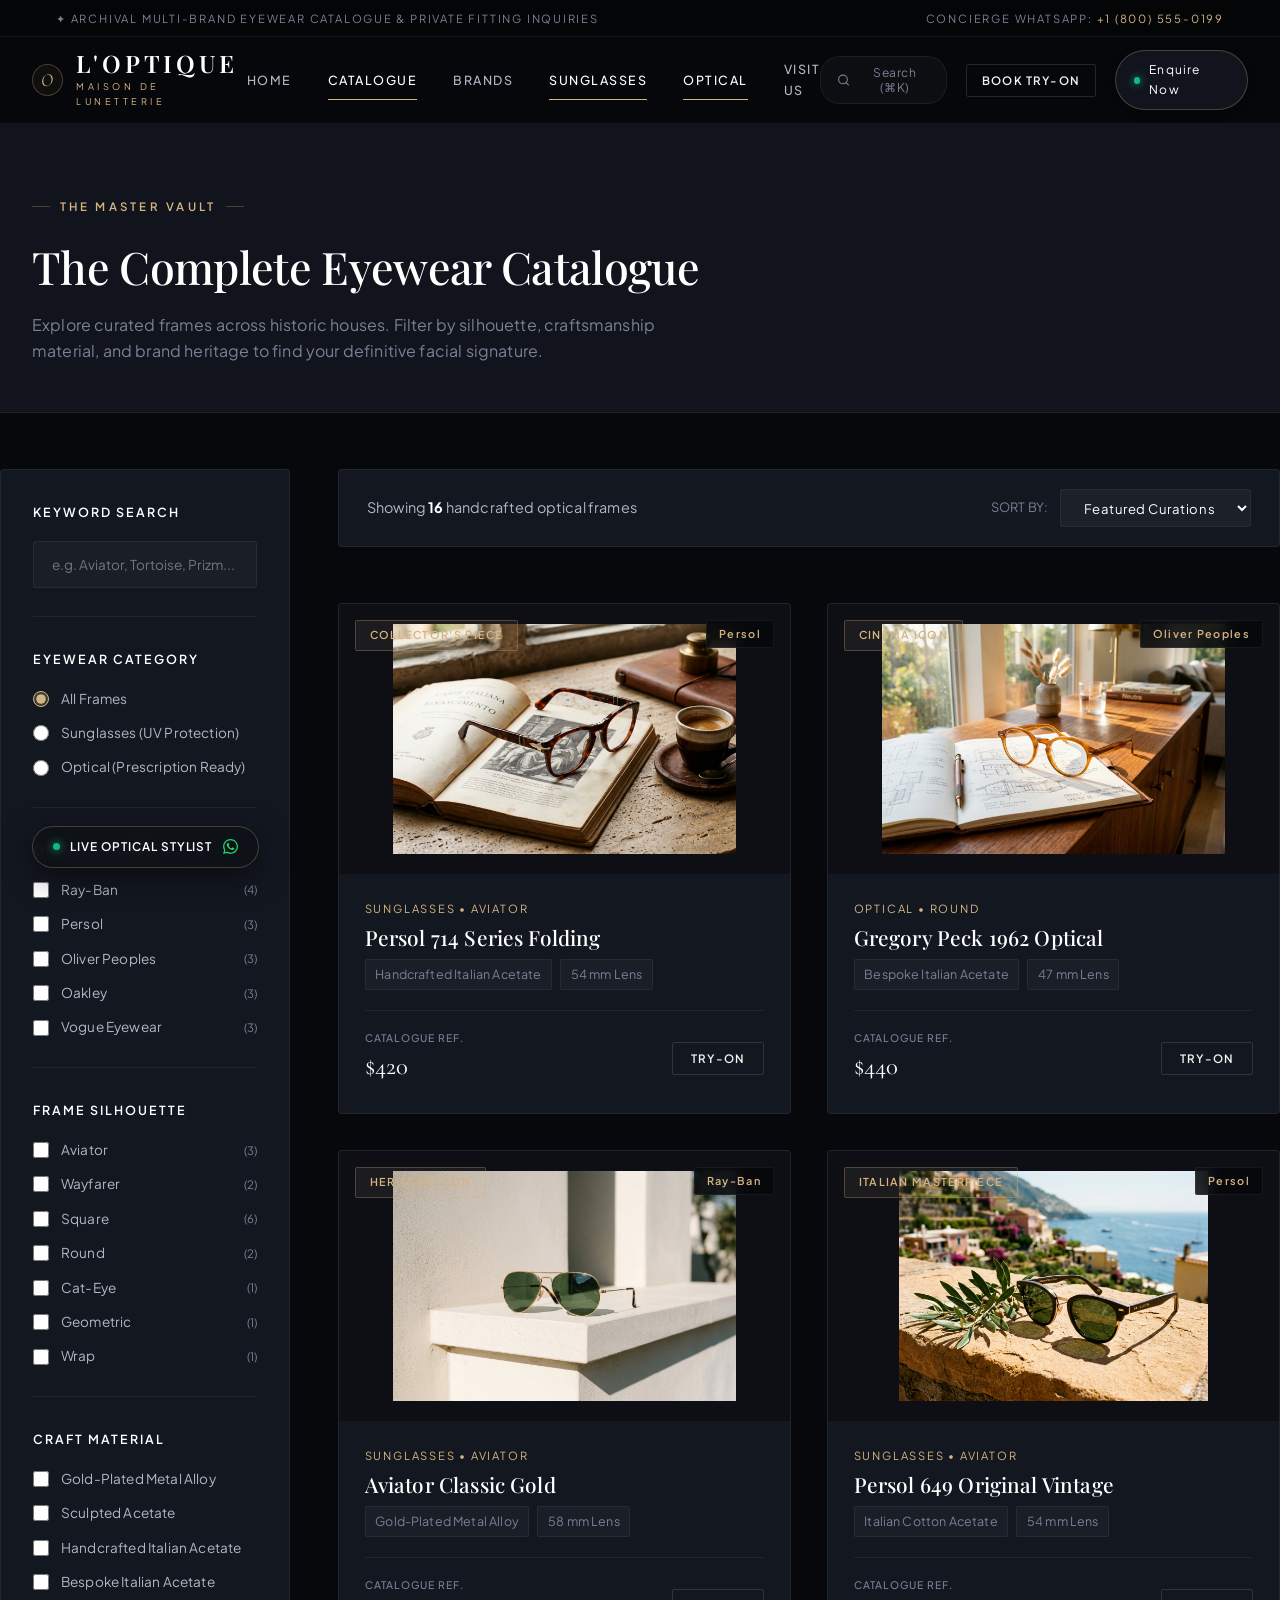
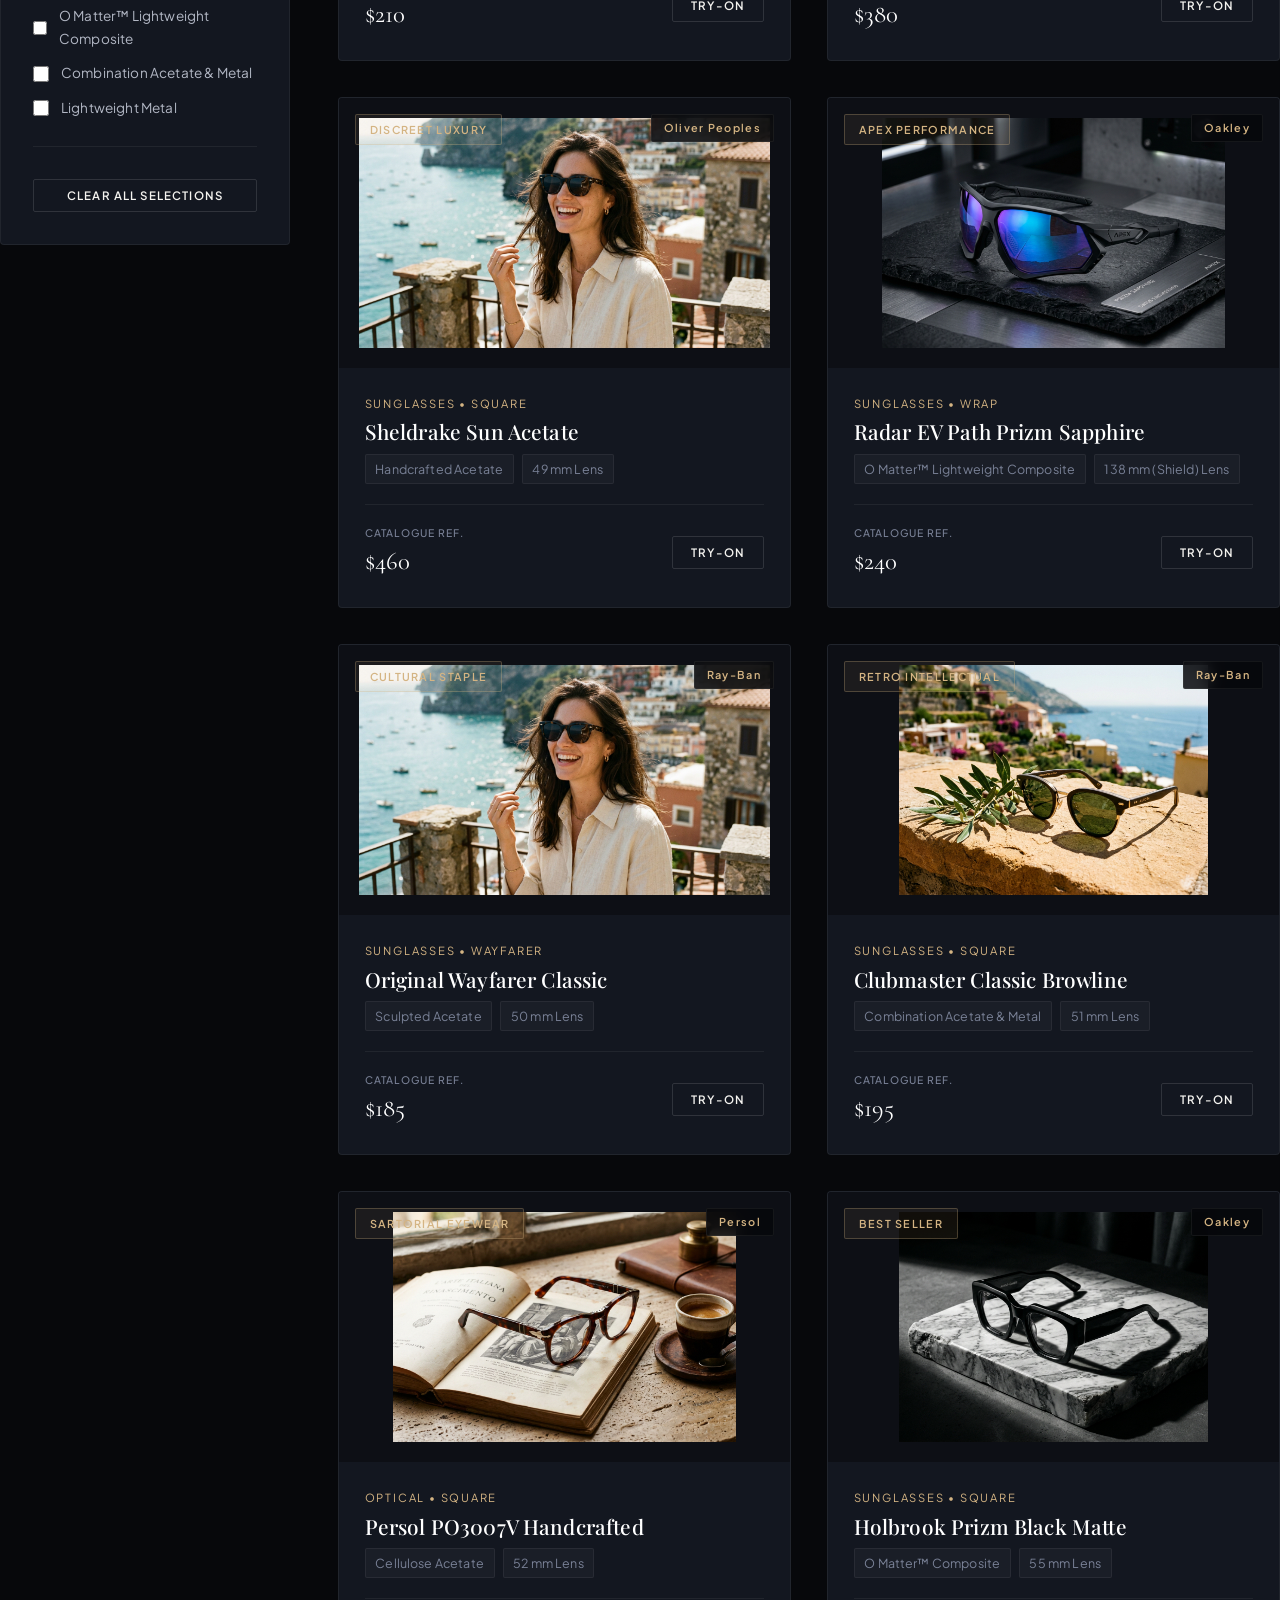
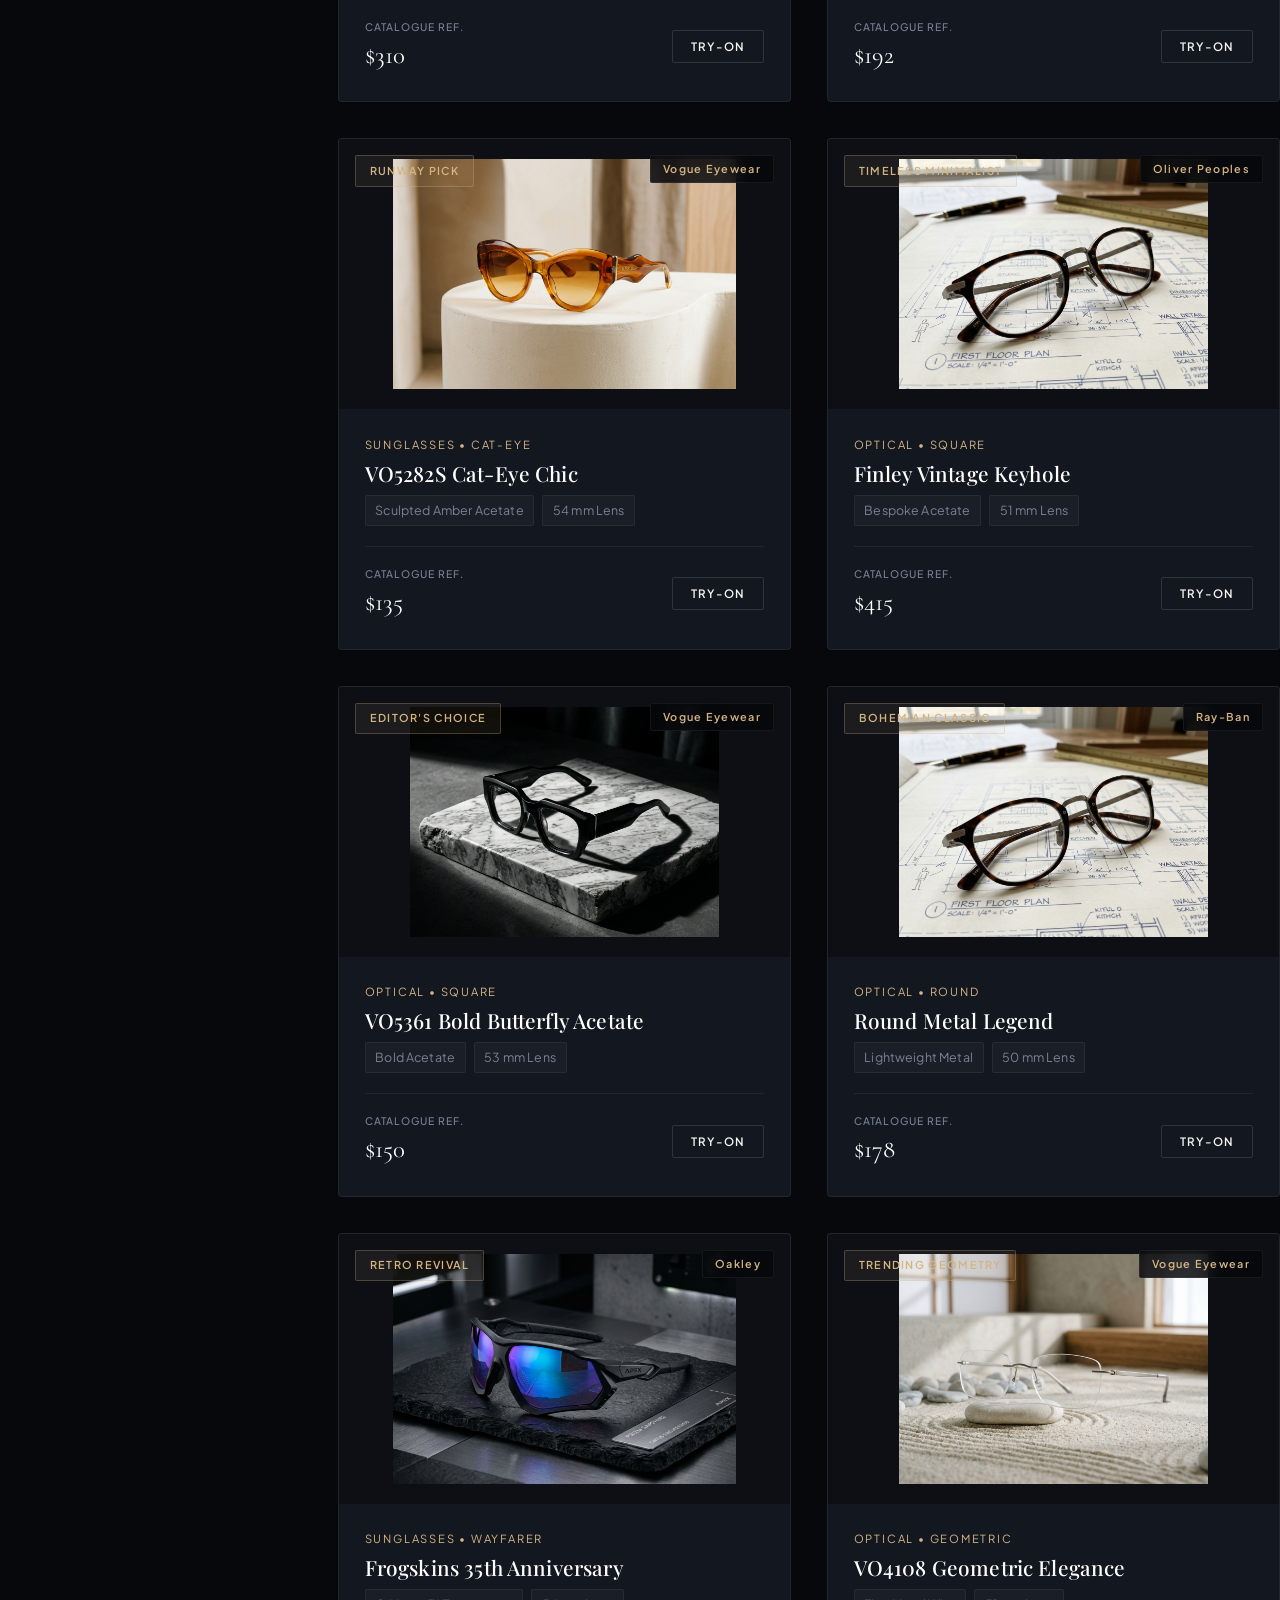
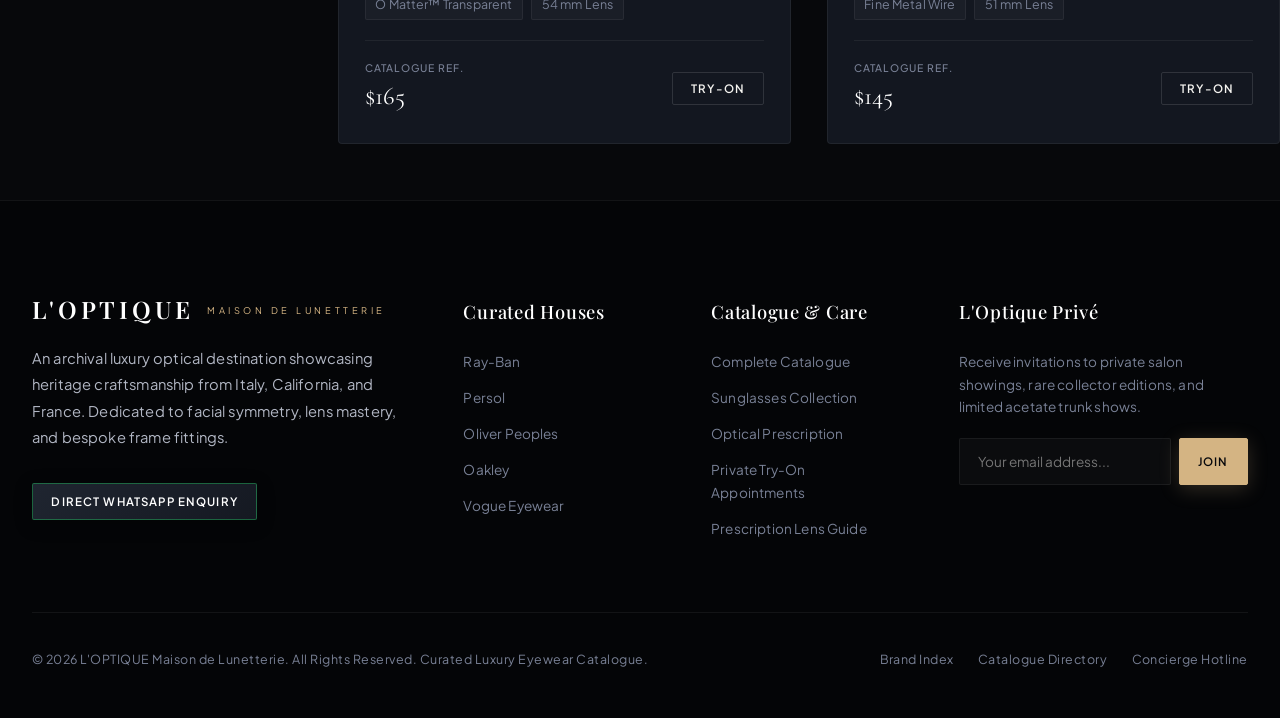
<file: catalog.html>
<!DOCTYPE html>
<html lang="en">
<head>
  <meta charset="UTF-8">
  <meta name="viewport" content="width=device-width, initial-scale=1.0">
  <meta name="description" content="Explore L'Optique's complete multi-brand eyewear catalogue. Filter by brand, shape, material, and category across Ray-Ban, Persol, Oliver Peoples, Oakley, and Vogue Eyewear.">
  <title>Master Eyewear Catalogue | L'OPTIQUE Maison de Lunetterie</title>
  <link rel="stylesheet" href="assets/css/style.css">
</head>
<body>

  <!-- Top Announcement Bar -->
  <aside class="announcement-bar" aria-label="Announcement">
    <div class="container">
      <div>✦ Archival Multi-Brand Eyewear Catalogue & Private Fitting Inquiries</div>
      <div>
        Concierge WhatsApp: <a href="https://wa.me/18005550199?text=Hello%20L'Optique%20Concierge" target="_blank">+1 (800) 555-0199</a>
      </div>
    </div>
  </aside>

  <!-- Site Header -->
  <header class="site-header" id="siteHeader">
    <div class="container header-inner">
      <a href="index.html" class="site-logo" aria-label="L'Optique Home">
        <div class="logo-monogram">O</div>
        <div class="site-logo-text">
          <span class="brand-name">L'OPTIQUE</span>
          <span class="brand-tagline">Maison de Lunetterie</span>
        </div>
      </a>

      <nav class="main-nav" aria-label="Main Navigation">
        <a href="index.html" class="nav-link">Home</a>
        <a href="catalog.html" class="nav-link active">Catalogue</a>
        <a href="brands.html" class="nav-link">Brands</a>
        <a href="catalog.html?category=Sunglasses" class="nav-link">Sunglasses</a>
        <a href="catalog.html?category=Optical" class="nav-link">Optical</a>
        <a href="contact.html" class="nav-link">Visit Us</a>
      </nav>

      <div class="header-actions">
        <button type="button" class="search-trigger-btn" data-action="open-search" aria-label="Search Catalogue">
          <svg width="14" height="14" viewBox="0 0 24 24" fill="none" stroke="currentColor" stroke-width="2" stroke-linecap="round" stroke-linejoin="round">
            <circle cx="11" cy="11" r="8"></circle>
            <line x1="21" y1="21" x2="16.65" y2="16.65"></line>
          </svg>
          <span>Search (⌘K)</span>
        </button>

        <button type="button" class="btn btn-outline btn-sm" onclick="openInquiryModal()">
          Book Try-On
        </button>

        <a href="https://wa.me/18005550199?text=Hello%20L'Optique%20Concierge,%20I%20would%20like%20to%20inquire%20about%20your%20curated%20eyewear%20catalogue." target="_blank" rel="noopener noreferrer" class="btn-concierge" aria-label="Enquire Now">
          <span class="live-indicator"></span>
          <span>Enquire Now</span>
        </a>

        <button type="button" class="mobile-menu-btn" aria-label="Open Navigation Menu">
          <span></span>
          <span></span>
          <span></span>
        </button>
      </div>
    </div>
  </header>

  <!-- Mobile Drawer -->
  <div class="mobile-drawer" id="mobileDrawer">
    <div class="mobile-drawer-content">
      <div style="display: flex; justify-content: space-between; align-items: center;">
        <span class="site-logo">
          <span class="brand-name" style="font-size: 1.3rem;">L'OPTIQUE</span>
          <span class="brand-tagline">Maison de Lunetterie</span>
        </span>
        <span class="modal-close-btn">&times;</span>
      </div>

      <nav class="mobile-drawer-nav">
        <a href="index.html" class="mobile-nav-link">Home</a>
        <a href="catalog.html" class="mobile-nav-link active">Full Catalogue</a>
        <a href="brands.html" class="mobile-nav-link">Brands</a>
        <a href="catalog.html?category=Sunglasses" class="mobile-nav-link">Sunglasses</a>
        <a href="catalog.html?category=Optical" class="mobile-nav-link">Optical Prescription</a>
        <a href="contact.html" class="mobile-nav-link">Visit Us</a>
      </nav>

      <div style="margin-top: auto; display: flex; flex-direction: column; gap: 0.75rem;">
        <button type="button" class="btn btn-primary" onclick="openInquiryModal()">
          Book Private Fitting
        </button>
        <a href="https://wa.me/18005550199?text=Hello%20L'Optique%20Concierge" target="_blank" class="btn btn-whatsapp">
          Enquire on WhatsApp
        </a>
      </div>
    </div>
  </div>

  <main>
    <!-- Catalogue Header -->
    <section class="catalog-page-header">
      <div class="container">
        <span class="eyebrow">The Master Vault</span>
        <h1 class="serif-heading" style="font-size: clamp(2rem, 3.5vw, 3rem); color: #fff; margin-bottom: 0.5rem;">
          The Complete Eyewear Catalogue
        </h1>
        <p style="color: var(--text-muted); max-width: 650px;">
          Explore curated frames across historic houses. Filter by silhouette, craftsmanship material, and brand heritage to find your definitive facial signature.
        </p>
      </div>
    </section>

    <!-- Master Catalogue Layout -->
    <section class="container catalog-layout">
      <!-- Filter Sidebar -->
      <aside class="catalog-sidebar" id="catalogSidebar" aria-label="Filter Catalogue">
        <div class="sidebar-header-mobile">
          <span class="sidebar-title">Filters & Silhouettes</span>
          <button type="button" class="btn-close-sidebar" id="closeSidebarBtn" aria-label="Close filters">&times;</button>
        </div>
        <form id="catalogFilterForm">
          <!-- Real-Time Keyword Filter -->
          <div class="filter-group">
            <label class="filter-title" for="catalogSearchInput">
              <span>Keyword Search</span>
            </label>
            <input type="text" id="catalogSearchInput" class="filter-search-input" placeholder="e.g. Aviator, Tortoise, Prizm...">
          </div>

          <!-- Category Radios -->
          <div class="filter-group">
            <div class="filter-title">Eyewear Category</div>
            <div class="filter-options-list">
              <label class="filter-checkbox-label">
                <input type="radio" name="categoryFilter" value="All" checked>
                <span>All Frames</span>
              </label>
              <label class="filter-checkbox-label">
                <input type="radio" name="categoryFilter" value="Sunglasses">
                <span>Sunglasses (UV Protection)</span>
              </label>
              <label class="filter-checkbox-label">
                <input type="radio" name="categoryFilter" value="Optical">
                <span>Optical (Prescription Ready)</span>
              </label>
            </div>
          </div>

          <!-- Brand Multi-Select -->
          <div class="filter-group">
            <div class="filter-title">Optical Houses</div>
            <div class="filter-options-list" id="filterBrandsList">
              <!-- Rendered by catalog.js -->
            </div>
          </div>

          <!-- Shape Multi-Select -->
          <div class="filter-group">
            <div class="filter-title">Frame Silhouette</div>
            <div class="filter-options-list" id="filterShapesList">
              <!-- Rendered by catalog.js -->
            </div>
          </div>

          <!-- Material Multi-Select -->
          <div class="filter-group">
            <div class="filter-title">Craft Material</div>
            <div class="filter-options-list" id="filterMaterialsList">
              <!-- Rendered by catalog.js -->
            </div>
          </div>

          <div style="margin-top: 1.5rem; display: flex; flex-direction: column; gap: 0.75rem;">
            <button type="button" class="btn btn-outline btn-sm" style="width: 100%;" onclick="resetFilters()">
              Clear All Selections
            </button>
            <div class="sidebar-mobile-apply">
              <button type="button" class="btn btn-primary btn-sm" style="width: 100%;" id="applyMobileFiltersBtn">
                Apply Filters & View Results
              </button>
            </div>
          </div>
        </form>
      </aside>

      <!-- Main Results Column -->
      <div class="catalog-main-content">
        <!-- Toolbar -->
        <div class="catalog-toolbar">
          <div style="display: flex; align-items: center; gap: 1rem; flex-wrap: wrap;">
            <button type="button" class="mobile-filter-trigger-btn" id="mobileFilterToggleBtn" aria-label="Open Filter Controls">
              <svg width="15" height="15" viewBox="0 0 24 24" fill="none" stroke="currentColor" stroke-width="2">
                <line x1="4" y1="21" x2="4" y2="14"></line>
                <line x1="4" y1="10" x2="4" y2="3"></line>
                <line x1="12" y1="21" x2="12" y2="12"></line>
                <line x1="12" y1="8" x2="12" y2="3"></line>
                <line x1="20" y1="21" x2="20" y2="16"></line>
                <line x1="20" y1="12" x2="20" y2="3"></line>
                <line x1="1" y1="14" x2="7" y2="14"></line>
                <line x1="9" y1="8" x2="15" y2="8"></line>
                <line x1="17" y1="16" x2="23" y2="16"></line>
              </svg>
              <span>Filter & Refine</span>
              <span class="filter-count-badge" id="mobileFilterCountBadge" style="display: none;">0</span>
            </button>
            <div class="catalog-result-count" id="catalogResultCount">
              Showing frames...
            </div>
          </div>

          <div style="display: flex; align-items: center; gap: 0.75rem;">
            <label for="catalogSortSelect" style="font-size: 0.8rem; color: var(--text-muted); text-transform: uppercase;">Sort By:</label>
            <select id="catalogSortSelect" class="catalog-sort-select">
              <option value="featured">Featured Curations</option>
              <option value="price-low">Price: Low to High</option>
              <option value="price-high">Price: High to Low</option>
              <option value="name-asc">Alphabetical (A - Z)</option>
            </select>
          </div>
        </div>

        <!-- Active Filter Chips -->
        <div class="catalog-active-chips" id="activeFilterChips">
          <!-- Rendered dynamically -->
        </div>

        <!-- Products Grid -->
        <div class="products-grid" id="catalogGrid">
          <!-- Rendered dynamically by catalog.js via data.js -->
        </div>
      </div>
    </section>
  </main>

  <!-- Shared Luxury Footer -->
  <footer class="site-footer">
    <div class="container">
      <div class="footer-top-grid">
        <div class="footer-brand-col">
          <div class="site-logo">
            <span class="brand-name">L'OPTIQUE</span>
            <span class="brand-tagline">Maison de Lunetterie</span>
          </div>
          <p>
            An archival luxury optical destination showcasing heritage craftsmanship from Italy, California, and France. Dedicated to facial symmetry, lens mastery, and bespoke frame fittings.
          </p>
          <div style="display: flex; gap: 0.75rem;">
            <a href="https://wa.me/18005550199?text=Hello%20L'Optique%20Concierge" target="_blank" rel="noopener noreferrer" class="btn btn-whatsapp btn-sm">
              Direct Whatsapp Enquiry
            </a>
          </div>
        </div>

        <div>
          <h4 class="footer-heading">Curated Houses</h4>
          <ul class="footer-links-list">
            <li><a href="brand.html?brand=ray-ban">Ray-Ban</a></li>
            <li><a href="brand.html?brand=persol">Persol</a></li>
            <li><a href="brand.html?brand=oliver-peoples">Oliver Peoples</a></li>
            <li><a href="brand.html?brand=oakley">Oakley</a></li>
            <li><a href="brand.html?brand=vogue-eyewear">Vogue Eyewear</a></li>
          </ul>
        </div>

        <div>
          <h4 class="footer-heading">Catalogue & Care</h4>
          <ul class="footer-links-list">
            <li><a href="catalog.html">Complete Catalogue</a></li>
            <li><a href="catalog.html?category=Sunglasses">Sunglasses Collection</a></li>
            <li><a href="catalog.html?category=Optical">Optical Prescription</a></li>
            <li><a href="contact.html">Private Try-On Appointments</a></li>
            <li><a href="contact.html#faq">Prescription Lens Guide</a></li>
          </ul>
        </div>

        <div>
          <h4 class="footer-heading">L'Optique Privé</h4>
          <p style="font-size: 0.85rem; margin-bottom: 0.75rem;">
            Receive invitations to private salon showings, rare collector editions, and limited acetate trunk shows.
          </p>
          <form class="newsletter-form footer-newsletter-form">
            <input type="email" placeholder="Your email address..." class="footer-input" required aria-label="Email for newsletter">
            <button type="submit" class="btn btn-primary btn-sm">Join</button>
          </form>
        </div>
      </div>

      <div class="footer-bottom-bar">
        <div>
          &copy; 2026 L'OPTIQUE Maison de Lunetterie. All Rights Reserved. Curated Luxury Eyewear Catalogue.
        </div>
        <div style="display: flex; gap: 1.5rem;">
          <a href="brands.html">Brand Index</a>
          <a href="catalog.html">Catalogue Directory</a>
          <a href="contact.html">Concierge Hotline</a>
        </div>
      </div>
    </div>
  </footer>

  <!-- Global Modals -->
  <div class="modal-overlay" id="searchModal" role="dialog" aria-modal="true">
    <div class="modal-window search-modal-window">
      <div class="modal-header">
        <h3 class="modal-title">Search Our Optical Vault</h3>
        <span class="modal-close-btn">&times;</span>
      </div>
      <div class="modal-body">
        <div class="search-input-wrapper">
          <svg class="search-icon-pos" width="20" height="20" viewBox="0 0 24 24" fill="none" stroke="currentColor" stroke-width="2">
            <circle cx="11" cy="11" r="8"></circle>
            <line x1="21" y1="21" x2="16.65" y2="16.65"></line>
          </svg>
          <input type="text" id="searchModalInput" class="search-modal-input" placeholder="Search by model, brand, shape..." autocomplete="off">
        </div>
        <div id="searchResultsContainer"></div>
      </div>
    </div>
  </div>

  <div class="modal-overlay" id="inquiryModal" role="dialog" aria-modal="true">
    <div class="modal-window">
      <div class="modal-header">
        <h3 class="modal-title">Schedule Private Fitting</h3>
        <span class="modal-close-btn">&times;</span>
      </div>
      <div class="modal-body">
        <form id="boutiqueInquiryForm">
          <div class="form-group">
            <label class="form-label" for="inquiryFrameField">Selected Frame / Inquiry Reference</label>
            <input type="text" id="inquiryFrameField" class="form-input" readonly>
          </div>
          <div class="form-group">
            <label class="form-label" for="inquiryName">Full Name</label>
            <input type="text" id="inquiryName" class="form-input" placeholder="e.g. Eleanor Vance" required>
          </div>
          <div style="display: grid; grid-template-columns: 1fr 1fr; gap: 1rem;">
            <div class="form-group">
              <label class="form-label" for="inquiryEmail">Email Address</label>
              <input type="email" id="inquiryEmail" class="form-input" placeholder="name@domain.com" required>
            </div>
            <div class="form-group">
              <label class="form-label" for="inquiryPhone">Phone / WhatsApp</label>
              <input type="tel" id="inquiryPhone" class="form-input" placeholder="+1 (555) 000-0000" required>
            </div>
          </div>
          <div style="display: grid; grid-template-columns: 1fr 1fr; gap: 1rem;">
            <div class="form-group">
              <label class="form-label" for="inquiryLocation">Preferred Boutique</label>
              <select id="inquiryLocation" class="form-select">
                <option value="Madison Avenue, New York">New York Flagship (Madison Ave)</option>
                <option value="Via Montenapoleone, Milan">Milan Atelier (Via Montenapoleone)</option>
                <option value="Rodeo Drive, Beverly Hills">Beverly Hills Studio (Rodeo Dr)</option>
              </select>
            </div>
            <div class="form-group">
              <label class="form-label" for="inquiryDate">Preferred Date</label>
              <input type="date" id="inquiryDate" class="form-input" required>
            </div>
          </div>
          <div class="form-group">
            <label class="form-label" for="inquiryNotes">Optical Notes (Optional)</label>
            <textarea id="inquiryNotes" class="form-textarea" rows="2" placeholder="e.g. High index lenses, frame consultation..."></textarea>
          </div>
          <button type="submit" class="btn btn-primary btn-lg" style="width: 100%;">
            Confirm Reservation
          </button>
        </form>
      </div>
    </div>
  </div>

  <script src="assets/js/data.js"></script>
  <script src="assets/js/main.js"></script>
  <script src="assets/js/catalog.js"></script>
</body>
</html>
</file>
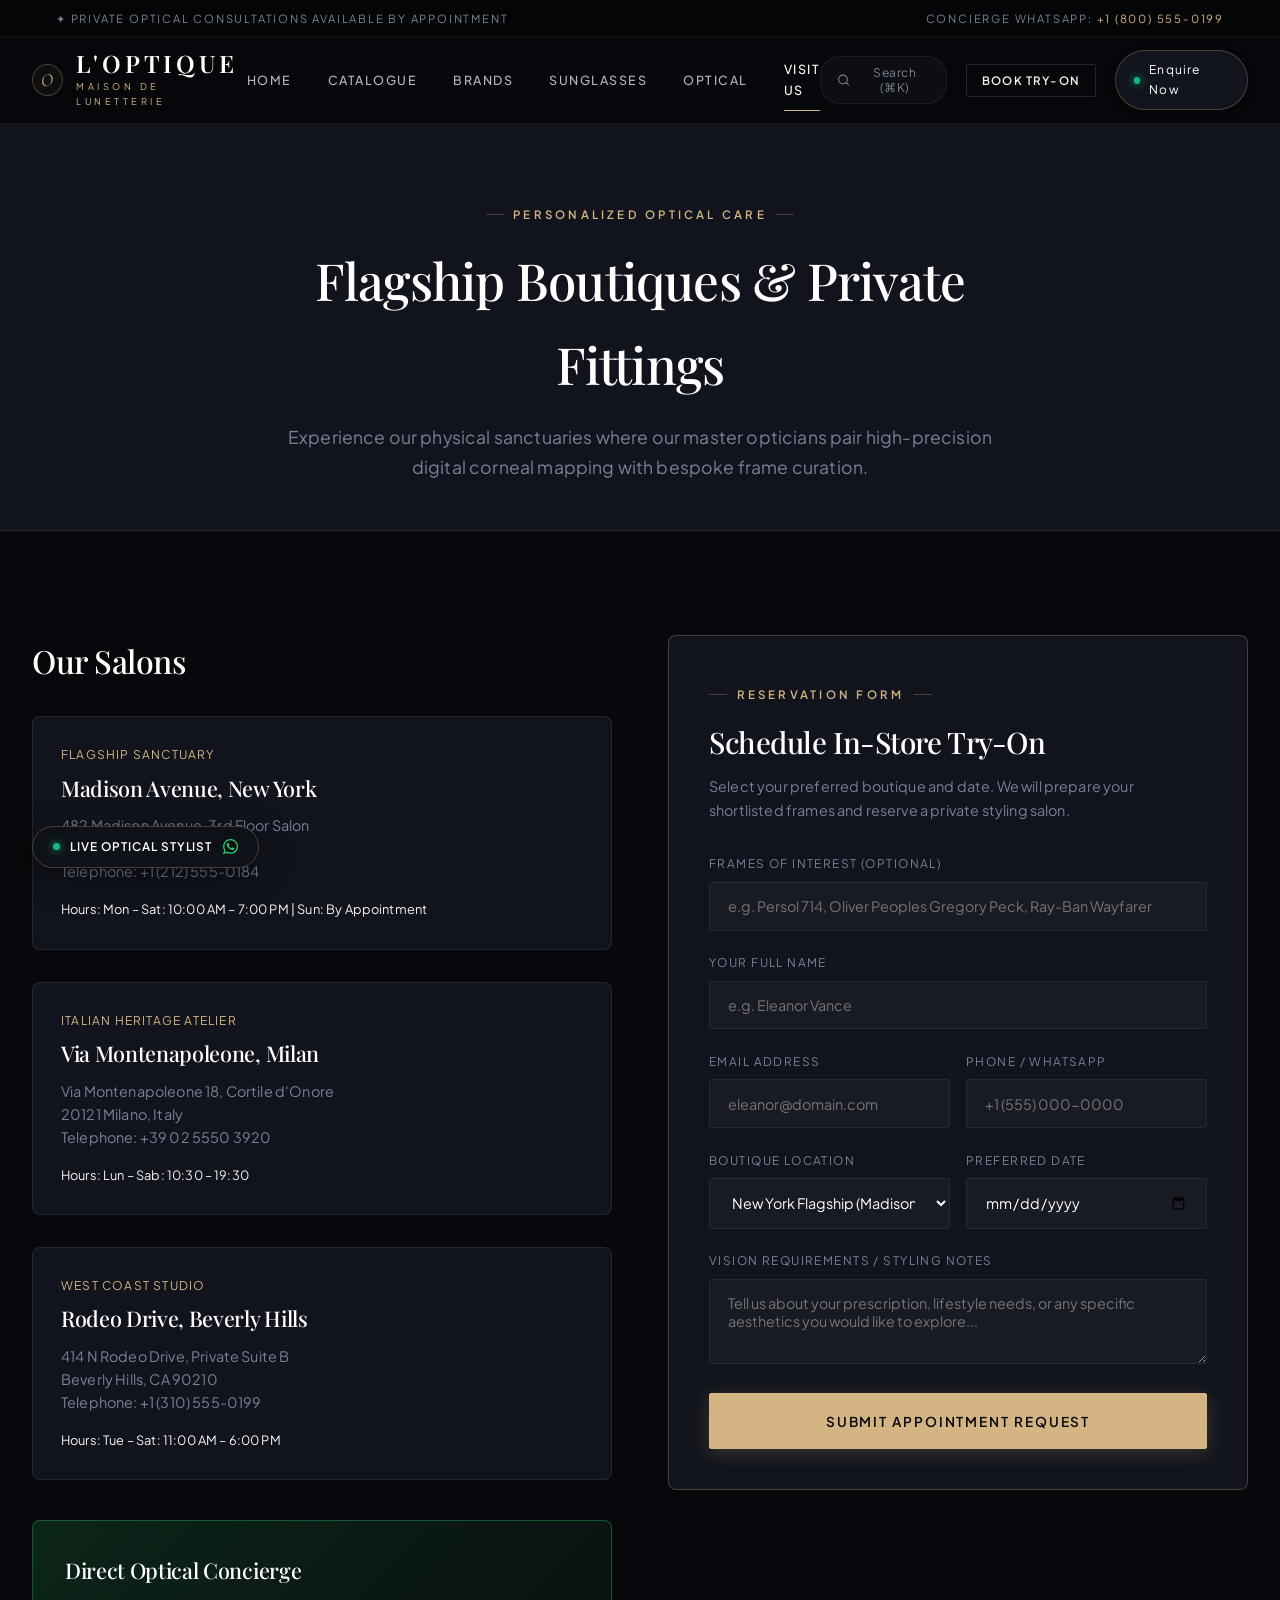
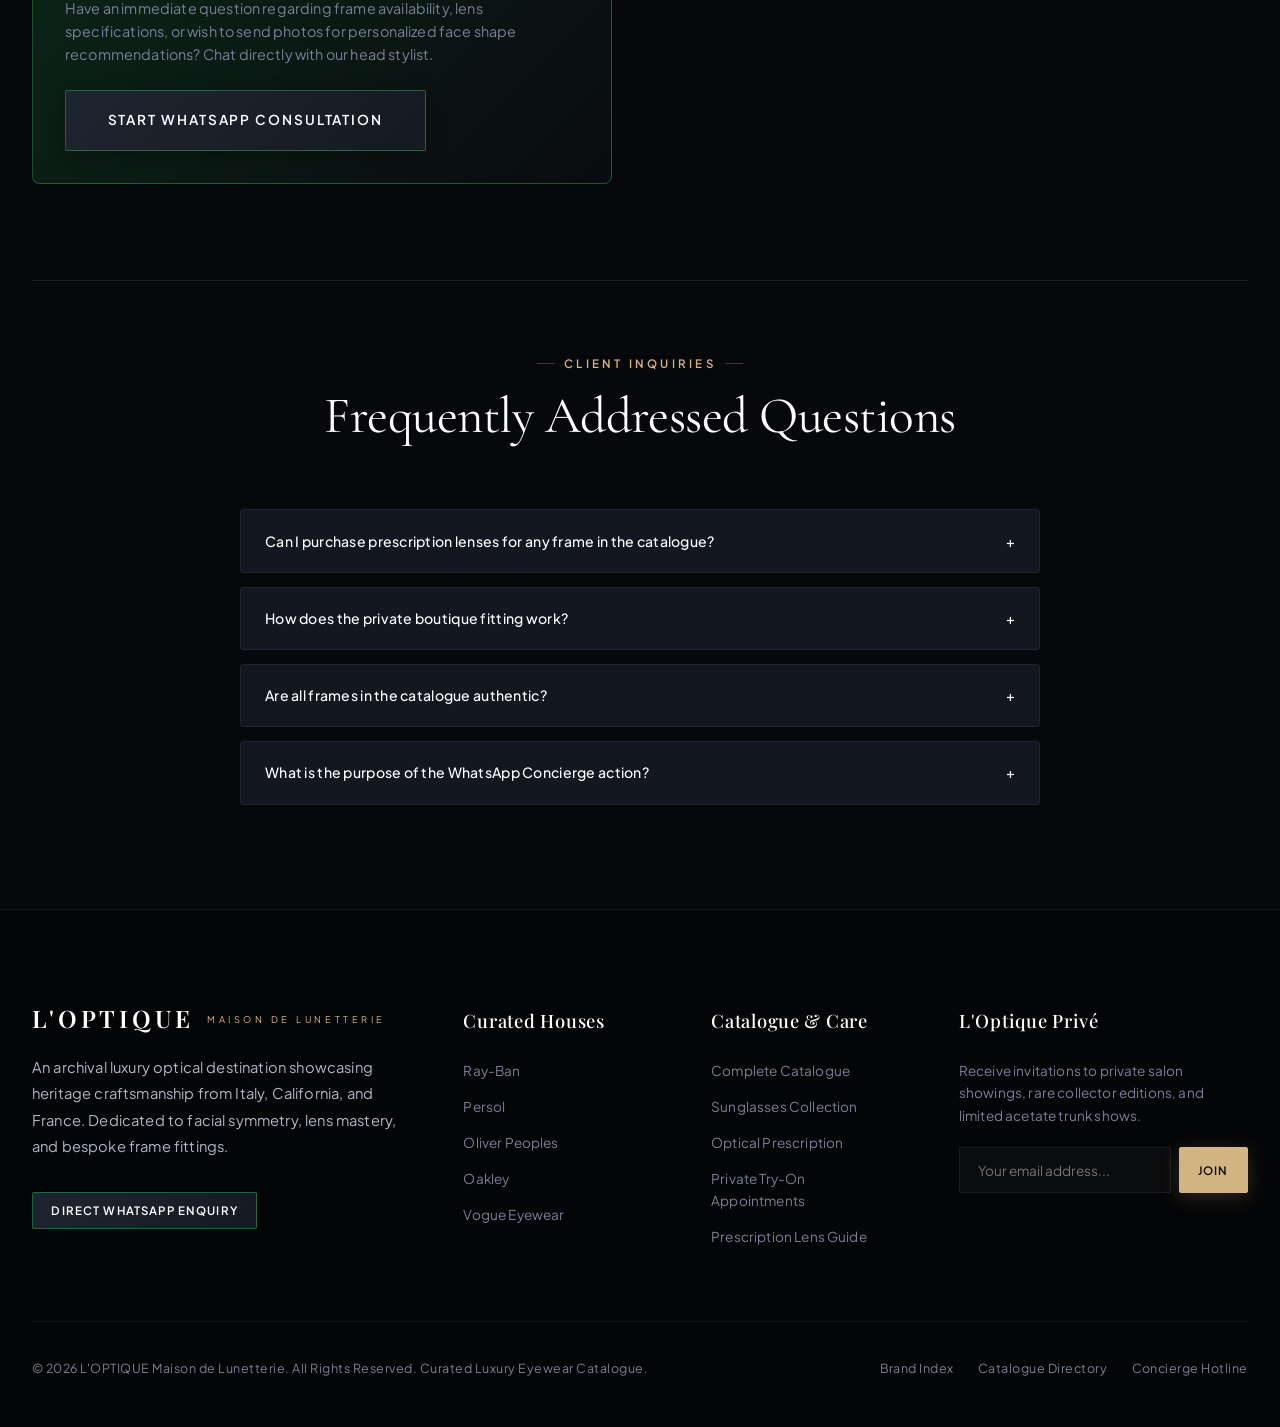
<file: contact.html>
<!DOCTYPE html>
<html lang="en">
<head>
  <meta charset="UTF-8">
  <meta name="viewport" content="width=device-width, initial-scale=1.0">
  <meta name="description" content="Visit L'Optique flagship boutiques in New York, Milan, and Beverly Hills. Schedule private eyewear fittings, bespoke optical consultations, and connect with our master opticians.">
  <title>Boutique Ateliers & Concierge | L'OPTIQUE Maison de Lunetterie</title>
  <link rel="stylesheet" href="assets/css/style.css">
</head>
<body>

  <!-- Top Announcement Bar -->
  <aside class="announcement-bar" aria-label="Announcement">
    <div class="container">
      <div>✦ Private Optical Consultations Available by Appointment</div>
      <div>
        Concierge WhatsApp: <a href="https://wa.me/18005550199?text=Hello%20L'Optique%20Concierge" target="_blank">+1 (800) 555-0199</a>
      </div>
    </div>
  </aside>

  <!-- Site Header -->
  <header class="site-header" id="siteHeader">
    <div class="container header-inner">
      <a href="index.html" class="site-logo" aria-label="L'Optique Home">
        <div class="logo-monogram">O</div>
        <div class="site-logo-text">
          <span class="brand-name">L'OPTIQUE</span>
          <span class="brand-tagline">Maison de Lunetterie</span>
        </div>
      </a>

      <nav class="main-nav" aria-label="Main Navigation">
        <a href="index.html" class="nav-link">Home</a>
        <a href="catalog.html" class="nav-link">Catalogue</a>
        <a href="brands.html" class="nav-link">Brands</a>
        <a href="catalog.html?category=Sunglasses" class="nav-link">Sunglasses</a>
        <a href="catalog.html?category=Optical" class="nav-link">Optical</a>
        <a href="contact.html" class="nav-link active">Visit Us</a>
      </nav>

      <div class="header-actions">
        <button type="button" class="search-trigger-btn" data-action="open-search" aria-label="Search Catalogue">
          <svg width="14" height="14" viewBox="0 0 24 24" fill="none" stroke="currentColor" stroke-width="2" stroke-linecap="round" stroke-linejoin="round">
            <circle cx="11" cy="11" r="8"></circle>
            <line x1="21" y1="21" x2="16.65" y2="16.65"></line>
          </svg>
          <span>Search (⌘K)</span>
        </button>

        <button type="button" class="btn btn-outline btn-sm" onclick="openInquiryModal()">
          Book Try-On
        </button>

        <a href="https://wa.me/18005550199?text=Hello%20L'Optique%20Concierge,%20I%20would%20like%20to%20inquire%20about%20your%20curated%20eyewear%20catalogue." target="_blank" rel="noopener noreferrer" class="btn-concierge" aria-label="Enquire Now">
          <span class="live-indicator"></span>
          <span>Enquire Now</span>
        </a>

        <button type="button" class="mobile-menu-btn" aria-label="Open Navigation Menu">
          <span></span>
          <span></span>
          <span></span>
        </button>
      </div>
    </div>
  </header>

  <!-- Mobile Drawer -->
  <div class="mobile-drawer" id="mobileDrawer">
    <div class="mobile-drawer-content">
      <div style="display: flex; justify-content: space-between; align-items: center;">
        <span class="site-logo">
          <span class="brand-name" style="font-size: 1.3rem;">L'OPTIQUE</span>
          <span class="brand-tagline">Maison de Lunetterie</span>
        </span>
        <span class="modal-close-btn">&times;</span>
      </div>

      <nav class="mobile-drawer-nav">
        <a href="index.html" class="mobile-nav-link">Home</a>
        <a href="catalog.html" class="mobile-nav-link">Full Catalogue</a>
        <a href="brands.html" class="mobile-nav-link">Brands</a>
        <a href="catalog.html?category=Sunglasses" class="mobile-nav-link">Sunglasses</a>
        <a href="catalog.html?category=Optical" class="mobile-nav-link">Optical Prescription</a>
        <a href="contact.html" class="mobile-nav-link active">Visit Us</a>
      </nav>

      <div style="margin-top: auto; display: flex; flex-direction: column; gap: 0.75rem;">
        <button type="button" class="btn btn-primary" onclick="openInquiryModal()">
          Book Private Fitting
        </button>
        <a href="https://wa.me/18005550199?text=Hello%20L'Optique%20Concierge" target="_blank" class="btn btn-whatsapp">
          Enquire on WhatsApp
        </a>
      </div>
    </div>
  </div>

  <main>
    <!-- Page Header -->
    <section style="padding: 4.5rem 0 3rem; background: var(--bg-dark-surface); border-bottom: 1px solid var(--bg-dark-border);">
      <div class="container" style="text-align: center; max-width: 800px;">
        <span class="eyebrow">Personalized Optical Care</span>
        <h1 class="serif-heading" style="font-size: clamp(2.5rem, 4vw, 3.5rem); color: #fff; margin-bottom: 1rem;">
          Flagship Boutiques & Private Fittings
        </h1>
        <p style="color: var(--text-muted); font-size: 1.1rem; line-height: 1.7;">
          Experience our physical sanctuaries where our master opticians pair high-precision digital corneal mapping with bespoke frame curation.
        </p>
      </div>
    </section>

    <!-- Boutique Locations & Booking Grid -->
    <section class="section-padding">
      <div class="container">
        <div style="display: grid; grid-template-columns: 1fr 1fr; gap: 3.5rem; align-items: start;">
          <!-- Left: Boutique Locations & Concierge -->
          <div>
            <h2 class="serif-heading" style="font-size: 2rem; color: #fff; margin-bottom: 1.75rem;">Our Salons</h2>

            <div style="display: flex; flex-direction: column; gap: 2rem; margin-bottom: 2.5rem;">
              <div style="background: var(--bg-dark-surface); border: 1px solid var(--bg-dark-border); border-radius: 8px; padding: 1.75rem;">
                <div style="font-size: 0.75rem; text-transform: uppercase; color: var(--accent-gold); letter-spacing: 0.1em; margin-bottom: 0.35rem;">Flagship Sanctuary</div>
                <h3 class="serif-heading" style="font-size: 1.35rem; color: #fff; margin-bottom: 0.5rem;">Madison Avenue, New York</h3>
                <p style="color: var(--text-muted); font-size: 0.9rem; line-height: 1.6; margin-bottom: 1rem;">
                  482 Madison Avenue, 3rd Floor Salon<br>New York, NY 10022<br>
                  Telephone: +1 (212) 555-0184
                </p>
                <div style="font-size: 0.8rem; color: var(--text-main);">Hours: Mon – Sat: 10:00 AM – 7:00 PM | Sun: By Appointment</div>
              </div>

              <div style="background: var(--bg-dark-surface); border: 1px solid var(--bg-dark-border); border-radius: 8px; padding: 1.75rem;">
                <div style="font-size: 0.75rem; text-transform: uppercase; color: var(--accent-gold); letter-spacing: 0.1em; margin-bottom: 0.35rem;">Italian Heritage Atelier</div>
                <h3 class="serif-heading" style="font-size: 1.35rem; color: #fff; margin-bottom: 0.5rem;">Via Montenapoleone, Milan</h3>
                <p style="color: var(--text-muted); font-size: 0.9rem; line-height: 1.6; margin-bottom: 1rem;">
                  Via Montenapoleone 18, Cortile d'Onore<br>20121 Milano, Italy<br>
                  Telephone: +39 02 5550 3920
                </p>
                <div style="font-size: 0.8rem; color: var(--text-main);">Hours: Lun – Sab: 10:30 – 19:30</div>
              </div>

              <div style="background: var(--bg-dark-surface); border: 1px solid var(--bg-dark-border); border-radius: 8px; padding: 1.75rem;">
                <div style="font-size: 0.75rem; text-transform: uppercase; color: var(--accent-gold); letter-spacing: 0.1em; margin-bottom: 0.35rem;">West Coast Studio</div>
                <h3 class="serif-heading" style="font-size: 1.35rem; color: #fff; margin-bottom: 0.5rem;">Rodeo Drive, Beverly Hills</h3>
                <p style="color: var(--text-muted); font-size: 0.9rem; line-height: 1.6; margin-bottom: 1rem;">
                  414 N Rodeo Drive, Private Suite B<br>Beverly Hills, CA 90210<br>
                  Telephone: +1 (310) 555-0199
                </p>
                <div style="font-size: 0.8rem; color: var(--text-main);">Hours: Tue – Sat: 11:00 AM – 6:00 PM</div>
              </div>
            </div>

            <!-- Instant WhatsApp Concierge Box -->
            <div style="background: linear-gradient(135deg, rgba(37, 211, 102, 0.15) 0%, rgba(10, 12, 16, 0.9) 100%); border: 1px solid rgba(37, 211, 102, 0.35); border-radius: 8px; padding: 2rem;">
              <h3 class="serif-heading" style="font-size: 1.35rem; color: #fff; margin-bottom: 0.5rem;">Direct Optical Concierge</h3>
              <p style="color: var(--text-muted); font-size: 0.9rem; line-height: 1.6; margin-bottom: 1.5rem;">
                Have an immediate question regarding frame availability, lens specifications, or wish to send photos for personalized face shape recommendations? Chat directly with our head stylist.
              </p>
              <a href="https://wa.me/18005550199?text=Hello%20L'Optique%20Concierge,%20I%20would%20like%20to%20consult%20regarding%20eyewear%20recommendations." target="_blank" rel="noopener noreferrer" class="btn btn-whatsapp btn-lg">
                Start WhatsApp Consultation
              </a>
            </div>
          </div>

          <!-- Right: Interactive Private Fitting Booking Form -->
          <div style="background: var(--bg-dark-surface); border: 1px solid var(--border-gold); border-radius: 8px; padding: 2.5rem; box-shadow: var(--shadow-lg);">
            <span class="eyebrow">Reservation Form</span>
            <h2 class="serif-heading" style="font-size: 1.85rem; color: #fff; margin-bottom: 0.5rem;">Schedule In-Store Try-On</h2>
            <p style="color: var(--text-muted); font-size: 0.9rem; margin-bottom: 2rem;">
              Select your preferred boutique and date. We will prepare your shortlisted frames and reserve a private styling salon.
            </p>

            <form id="contactPageForm">
              <div class="form-group">
                <label class="form-label" for="contactFrame">Frames of Interest (Optional)</label>
                <input type="text" id="contactFrame" class="form-input" placeholder="e.g. Persol 714, Oliver Peoples Gregory Peck, Ray-Ban Wayfarer">
              </div>

              <div class="form-group">
                <label class="form-label" for="contactName">Your Full Name</label>
                <input type="text" id="contactName" class="form-input" placeholder="e.g. Eleanor Vance" required>
              </div>

              <div style="display: grid; grid-template-columns: 1fr 1fr; gap: 1rem;">
                <div class="form-group">
                  <label class="form-label" for="contactEmail">Email Address</label>
                  <input type="email" id="contactEmail" class="form-input" placeholder="eleanor@domain.com" required>
                </div>
                <div class="form-group">
                  <label class="form-label" for="contactPhone">Phone / WhatsApp</label>
                  <input type="tel" id="contactPhone" class="form-input" placeholder="+1 (555) 000-0000" required>
                </div>
              </div>

              <div style="display: grid; grid-template-columns: 1fr 1fr; gap: 1rem;">
                <div class="form-group">
                  <label class="form-label" for="contactSalon">Boutique Location</label>
                  <select id="contactSalon" class="form-select">
                    <option value="Madison Avenue, New York">New York Flagship (Madison Ave)</option>
                    <option value="Via Montenapoleone, Milan">Milan Atelier (Via Montenapoleone)</option>
                    <option value="Rodeo Drive, Beverly Hills">Beverly Hills Salon (Rodeo Dr)</option>
                  </select>
                </div>
                <div class="form-group">
                  <label class="form-label" for="contactDate">Preferred Date</label>
                  <input type="date" id="contactDate" class="form-input" required>
                </div>
              </div>

              <div class="form-group">
                <label class="form-label" for="contactNotes">Vision Requirements / Styling Notes</label>
                <textarea id="contactNotes" class="form-textarea" rows="3" placeholder="Tell us about your prescription, lifestyle needs, or any specific aesthetics you would like to explore..."></textarea>
              </div>

              <button type="submit" class="btn btn-primary btn-lg" style="width: 100%;">
                Submit Appointment Request
              </button>
            </form>
          </div>
        </div>

        <!-- FAQ Accordion -->
        <div id="faq" style="margin-top: 6rem; padding-top: 4rem; border-top: 1px solid var(--bg-dark-border);">
          <div class="section-header">
            <span class="eyebrow">Client Inquiries</span>
            <h2 class="section-title serif-heading">Frequently Addressed Questions</h2>
          </div>

          <div style="max-width: 800px; margin: 0 auto;" class="specs-accordion">
            <div class="accordion-item">
              <div class="accordion-header">
                <span>Can I purchase prescription lenses for any frame in the catalogue?</span>
                <span class="accordion-icon">+</span>
              </div>
              <div class="accordion-body" style="display: none;">
                <p>
                  Yes. All optical frames and most sunglasses in our catalogue can be fitted with custom single-vision, progressive, or reading prescription lenses through our certified Zeiss and Essilor laboratory partnerships.
                </p>
              </div>
            </div>

            <div class="accordion-item">
              <div class="accordion-header">
                <span>How does the private boutique fitting work?</span>
                <span class="accordion-icon">+</span>
              </div>
              <div class="accordion-body" style="display: none;">
                <p>
                  Upon reserving an appointment, our master opticians prepare the requested frames along with personalized curator alternatives. During your 45-minute private session, we calibrate bridge fit, temple curve, and pantoscopic angle for absolute comfort.
                </p>
              </div>
            </div>

            <div class="accordion-item">
              <div class="accordion-header">
                <span>Are all frames in the catalogue authentic?</span>
                <span class="accordion-icon">+</span>
              </div>
              <div class="accordion-body" style="display: none;">
                <p>
                  L'Optique is an authorized stockist for Ray-Ban, Persol, Oliver Peoples, Oakley, and Vogue Eyewear. Every piece comes with the official certificate of origin, serial numbers, and manufacturer warranty.
                </p>
              </div>
            </div>

            <div class="accordion-item">
              <div class="accordion-header">
                <span>What is the purpose of the WhatsApp Concierge action?</span>
                <span class="accordion-icon">+</span>
              </div>
              <div class="accordion-body" style="display: none;">
                <p>
                  Rather than impersonal automated checkouts, our clients receive personalized white-glove advisory. The WhatsApp action opens an instant chat with our atelier concierge, automatically referencing your chosen model, SKU, and availability.
                </p>
              </div>
            </div>
          </div>
        </div>
      </div>
    </section>
  </main>

  <!-- Shared Luxury Footer -->
  <footer class="site-footer">
    <div class="container">
      <div class="footer-top-grid">
        <div class="footer-brand-col">
          <div class="site-logo">
            <span class="brand-name">L'OPTIQUE</span>
            <span class="brand-tagline">Maison de Lunetterie</span>
          </div>
          <p>
            An archival luxury optical destination showcasing heritage craftsmanship from Italy, California, and France. Dedicated to facial symmetry, lens mastery, and bespoke frame fittings.
          </p>
          <div style="display: flex; gap: 0.75rem;">
            <a href="https://wa.me/18005550199?text=Hello%20L'Optique%20Concierge" target="_blank" rel="noopener noreferrer" class="btn btn-whatsapp btn-sm">
              Direct Whatsapp Enquiry
            </a>
          </div>
        </div>

        <div>
          <h4 class="footer-heading">Curated Houses</h4>
          <ul class="footer-links-list">
            <li><a href="brand.html?brand=ray-ban">Ray-Ban</a></li>
            <li><a href="brand.html?brand=persol">Persol</a></li>
            <li><a href="brand.html?brand=oliver-peoples">Oliver Peoples</a></li>
            <li><a href="brand.html?brand=oakley">Oakley</a></li>
            <li><a href="brand.html?brand=vogue-eyewear">Vogue Eyewear</a></li>
          </ul>
        </div>

        <div>
          <h4 class="footer-heading">Catalogue & Care</h4>
          <ul class="footer-links-list">
            <li><a href="catalog.html">Complete Catalogue</a></li>
            <li><a href="catalog.html?category=Sunglasses">Sunglasses Collection</a></li>
            <li><a href="catalog.html?category=Optical">Optical Prescription</a></li>
            <li><a href="contact.html">Private Try-On Appointments</a></li>
            <li><a href="contact.html#faq">Prescription Lens Guide</a></li>
          </ul>
        </div>

        <div>
          <h4 class="footer-heading">L'Optique Privé</h4>
          <p style="font-size: 0.85rem; margin-bottom: 0.75rem;">
            Receive invitations to private salon showings, rare collector editions, and limited acetate trunk shows.
          </p>
          <form class="newsletter-form footer-newsletter-form">
            <input type="email" placeholder="Your email address..." class="footer-input" required aria-label="Email for newsletter">
            <button type="submit" class="btn btn-primary btn-sm">Join</button>
          </form>
        </div>
      </div>

      <div class="footer-bottom-bar">
        <div>
          &copy; 2026 L'OPTIQUE Maison de Lunetterie. All Rights Reserved. Curated Luxury Eyewear Catalogue.
        </div>
        <div style="display: flex; gap: 1.5rem;">
          <a href="brands.html">Brand Index</a>
          <a href="catalog.html">Catalogue Directory</a>
          <a href="contact.html">Concierge Hotline</a>
        </div>
      </div>
    </div>
  </footer>

  <!-- Global Modals -->
  <div class="modal-overlay" id="searchModal" role="dialog" aria-modal="true">
    <div class="modal-window search-modal-window">
      <div class="modal-header">
        <h3 class="modal-title">Search Our Optical Vault</h3>
        <span class="modal-close-btn">&times;</span>
      </div>
      <div class="modal-body">
        <div class="search-input-wrapper">
          <svg class="search-icon-pos" width="20" height="20" viewBox="0 0 24 24" fill="none" stroke="currentColor" stroke-width="2">
            <circle cx="11" cy="11" r="8"></circle>
            <line x1="21" y1="21" x2="16.65" y2="16.65"></line>
          </svg>
          <input type="text" id="searchModalInput" class="search-modal-input" placeholder="Search by model, brand, shape..." autocomplete="off">
        </div>
        <div id="searchResultsContainer"></div>
      </div>
    </div>
  </div>

  <div class="modal-overlay" id="inquiryModal" role="dialog" aria-modal="true">
    <div class="modal-window">
      <div class="modal-header">
        <h3 class="modal-title">Schedule Private Fitting</h3>
        <span class="modal-close-btn">&times;</span>
      </div>
      <div class="modal-body">
        <form id="boutiqueInquiryForm">
          <div class="form-group">
            <label class="form-label" for="inquiryFrameField">Selected Frame / Inquiry Reference</label>
            <input type="text" id="inquiryFrameField" class="form-input" readonly>
          </div>
          <div class="form-group">
            <label class="form-label" for="inquiryName">Full Name</label>
            <input type="text" id="inquiryName" class="form-input" placeholder="e.g. Eleanor Vance" required>
          </div>
          <div style="display: grid; grid-template-columns: 1fr 1fr; gap: 1rem;">
            <div class="form-group">
              <label class="form-label" for="inquiryEmail">Email Address</label>
              <input type="email" id="inquiryEmail" class="form-input" placeholder="name@domain.com" required>
            </div>
            <div class="form-group">
              <label class="form-label" for="inquiryPhone">Phone / WhatsApp</label>
              <input type="tel" id="inquiryPhone" class="form-input" placeholder="+1 (555) 000-0000" required>
            </div>
          </div>
          <div style="display: grid; grid-template-columns: 1fr 1fr; gap: 1rem;">
            <div class="form-group">
              <label class="form-label" for="inquiryLocation">Preferred Boutique</label>
              <select id="inquiryLocation" class="form-select">
                <option value="Madison Avenue, New York">New York Flagship (Madison Ave)</option>
                <option value="Via Montenapoleone, Milan">Milan Atelier (Via Montenapoleone)</option>
                <option value="Rodeo Drive, Beverly Hills">Beverly Hills Studio (Rodeo Dr)</option>
              </select>
            </div>
            <div class="form-group">
              <label class="form-label" for="inquiryDate">Preferred Date</label>
              <input type="date" id="inquiryDate" class="form-input" required>
            </div>
          </div>
          <div class="form-group">
            <label class="form-label" for="inquiryNotes">Optical Notes (Optional)</label>
            <textarea id="inquiryNotes" class="form-textarea" rows="2" placeholder="e.g. High index lenses, frame consultation..."></textarea>
          </div>
          <button type="submit" class="btn btn-primary btn-lg" style="width: 100%;">
            Confirm Reservation
          </button>
        </form>
      </div>
    </div>
  </div>

  <script src="assets/js/data.js"></script>
  <script src="assets/js/main.js"></script>
  <script>
    document.addEventListener("DOMContentLoaded", () => {
      // Form submission
      const form = document.getElementById("contactPageForm");
      form?.addEventListener("submit", (e) => {
        e.preventDefault();
        const name = document.getElementById("contactName").value;
        const salon = document.getElementById("contactSalon").value;
        const date = document.getElementById("contactDate").value;

        window.showToast(`Thank you, ${name}! Your consultation at our ${salon} salon for ${date} has been confirmed. Our team will contact you shortly.`, "success");
        form.reset();
      });

      // FAQ accordion
      const faqHeaders = document.querySelectorAll("#faq .accordion-header");
      faqHeaders.forEach(header => {
        header.addEventListener("click", () => {
          const body = header.nextElementSibling;
          const isOpen = body.style.display !== "none";
          body.style.display = isOpen ? "none" : "block";
          const icon = header.querySelector(".accordion-icon");
          if (icon) icon.textContent = isOpen ? "+" : "−";
        });
      });
    });
  </script>
</body>
</html>
</file>
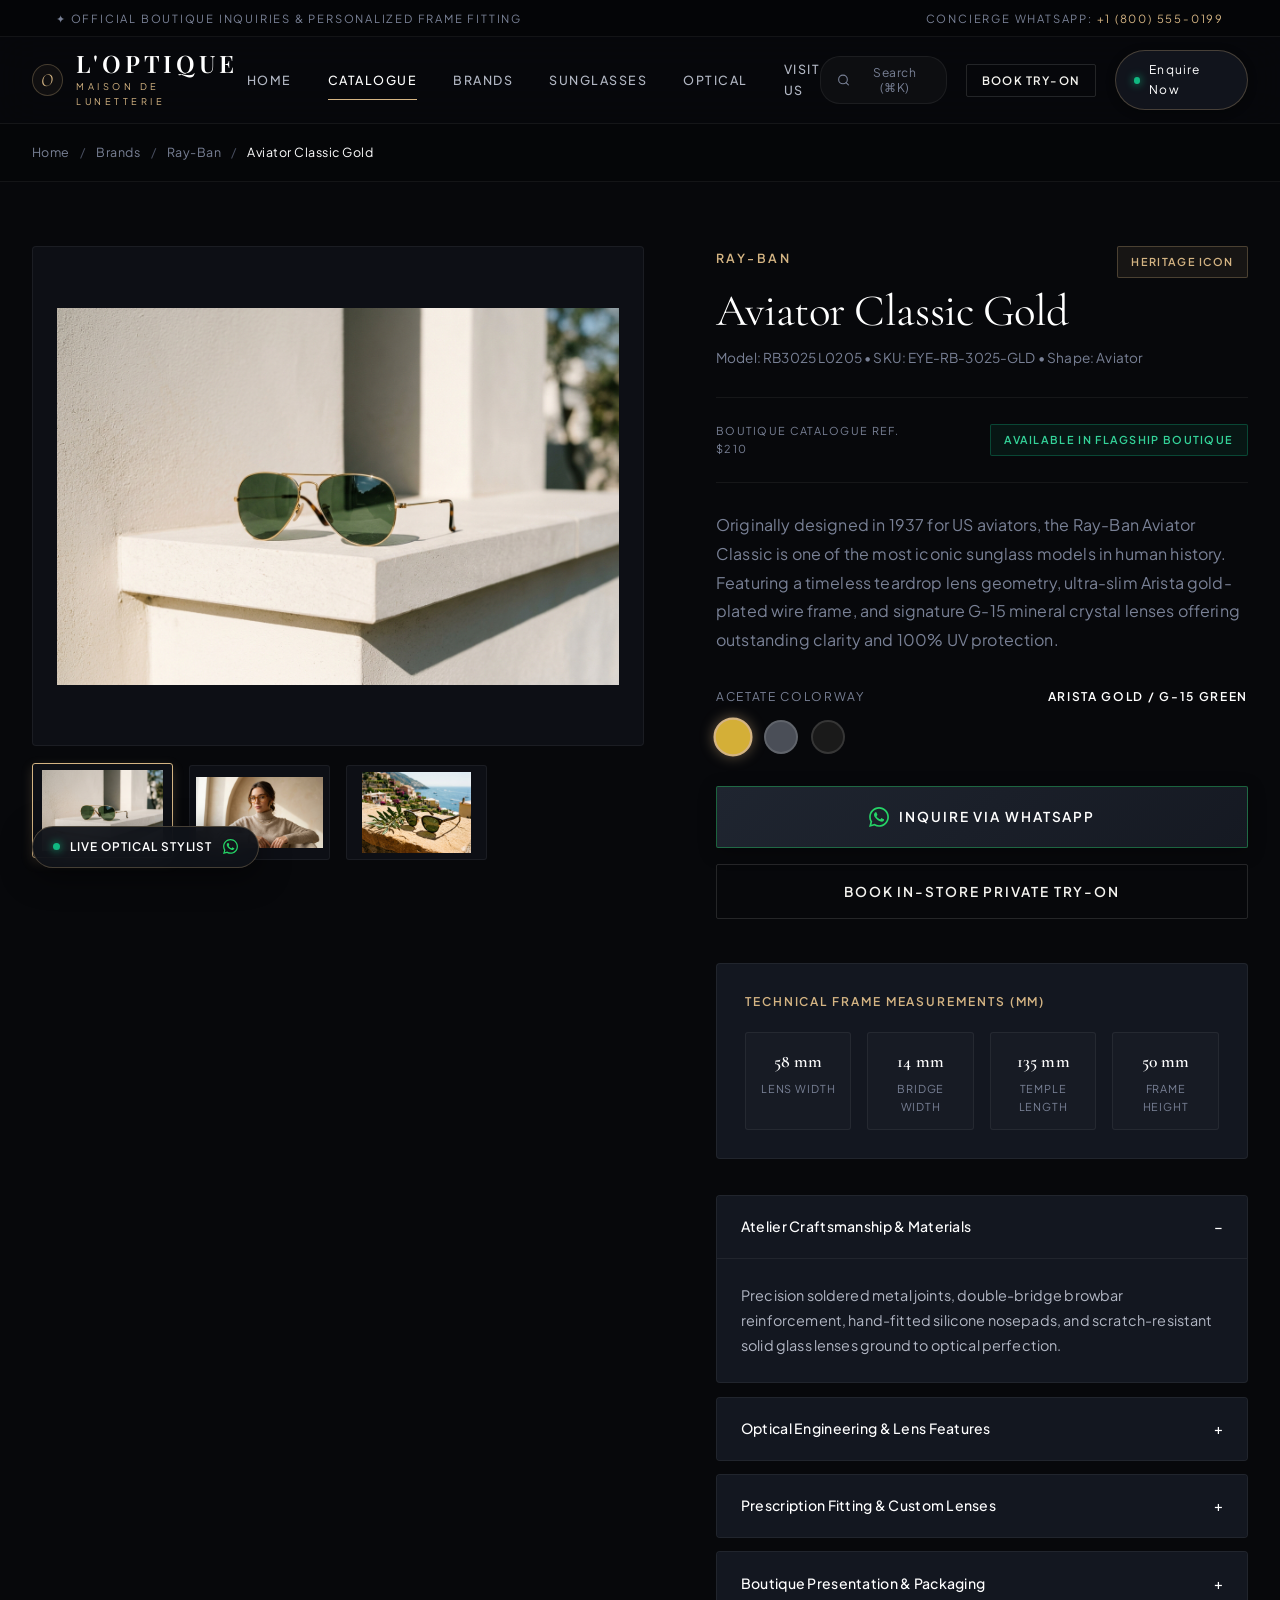
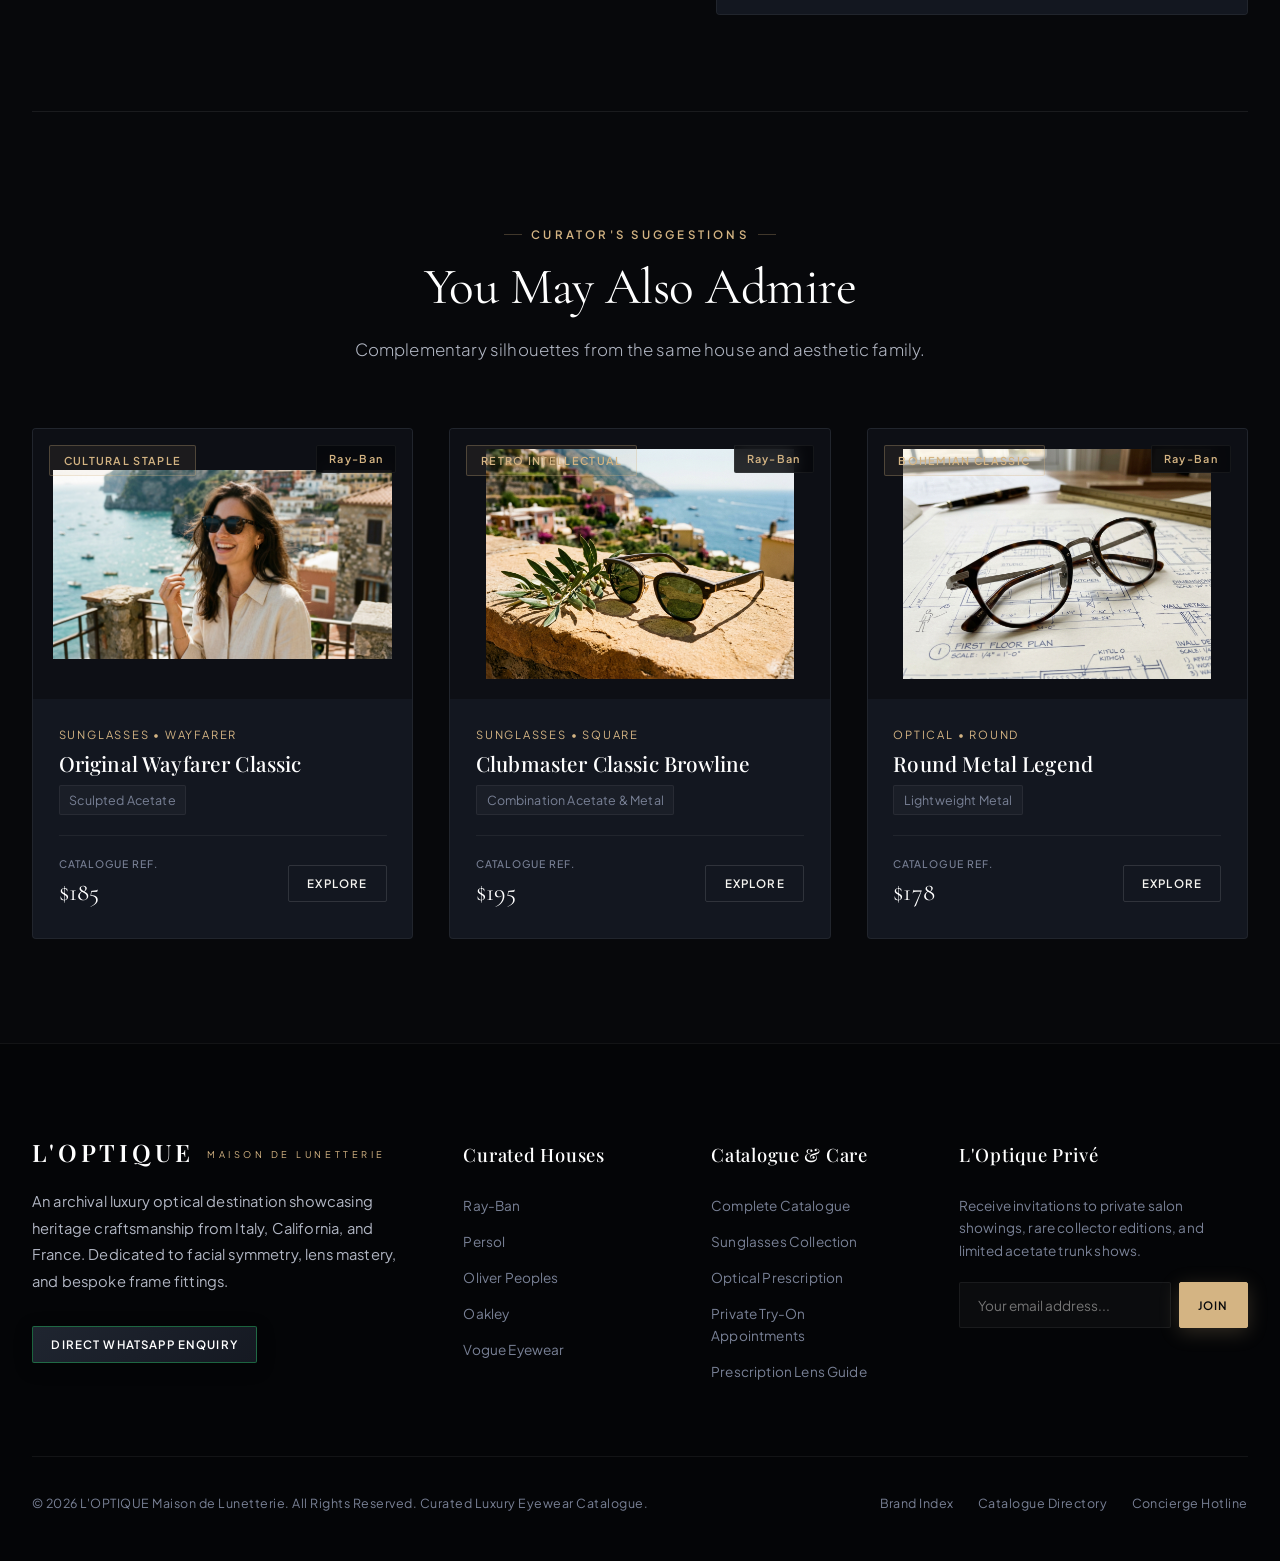
<file: product.html>
<!DOCTYPE html>
<html lang="en">
<head>
  <meta charset="UTF-8">
  <meta name="viewport" content="width=device-width, initial-scale=1.0">
  <meta name="description" content="Explore luxury eyewear frame details, precision dimensions, handcrafted acetate specifications, and direct WhatsApp boutique inquiries.">
  <title>Eyewear Specifications | L'OPTIQUE Maison de Lunetterie</title>
  <link rel="stylesheet" href="assets/css/style.css">
</head>
<body>

  <!-- Top Announcement Bar -->
  <aside class="announcement-bar" aria-label="Announcement">
    <div class="container">
      <div>✦ Official Boutique Inquiries & Personalized Frame Fitting</div>
      <div>
        Concierge WhatsApp: <a href="https://wa.me/18005550199?text=Hello%20L'Optique%20Concierge" target="_blank">+1 (800) 555-0199</a>
      </div>
    </div>
  </aside>

  <!-- Site Header -->
  <header class="site-header" id="siteHeader">
    <div class="container header-inner">
      <a href="index.html" class="site-logo" aria-label="L'Optique Home">
        <div class="logo-monogram">O</div>
        <div class="site-logo-text">
          <span class="brand-name">L'OPTIQUE</span>
          <span class="brand-tagline">Maison de Lunetterie</span>
        </div>
      </a>

      <nav class="main-nav" aria-label="Main Navigation">
        <a href="index.html" class="nav-link">Home</a>
        <a href="catalog.html" class="nav-link active">Catalogue</a>
        <a href="brands.html" class="nav-link">Brands</a>
        <a href="catalog.html?category=Sunglasses" class="nav-link">Sunglasses</a>
        <a href="catalog.html?category=Optical" class="nav-link">Optical</a>
        <a href="contact.html" class="nav-link">Visit Us</a>
      </nav>

      <div class="header-actions">
        <button type="button" class="search-trigger-btn" data-action="open-search" aria-label="Search Catalogue">
          <svg width="14" height="14" viewBox="0 0 24 24" fill="none" stroke="currentColor" stroke-width="2" stroke-linecap="round" stroke-linejoin="round">
            <circle cx="11" cy="11" r="8"></circle>
            <line x1="21" y1="21" x2="16.65" y2="16.65"></line>
          </svg>
          <span>Search (⌘K)</span>
        </button>

        <button type="button" class="btn btn-outline btn-sm" onclick="openInquiryModal()">
          Book Try-On
        </button>

        <a href="https://wa.me/18005550199?text=Hello%20L'Optique%20Concierge,%20I%20would%20like%20to%20inquire%20about%20your%20curated%20eyewear%20catalogue." target="_blank" rel="noopener noreferrer" class="btn-concierge" aria-label="Enquire Now">
          <span class="live-indicator"></span>
          <span>Enquire Now</span>
        </a>

        <button type="button" class="mobile-menu-btn" aria-label="Open Navigation Menu">
          <span></span>
          <span></span>
          <span></span>
        </button>
      </div>
    </div>
  </header>

  <!-- Breadcrumbs -->
  <nav class="breadcrumbs-bar" aria-label="Breadcrumb">
    <div class="container">
      <ul class="breadcrumbs-list" id="productBreadcrumbs">
        <li><a href="index.html">Home</a></li>
        <li class="breadcrumbs-separator">/</li>
        <li><a href="catalog.html">Catalogue</a></li>
        <li class="breadcrumbs-separator">/</li>
        <li style="color:#fff;">Loading...</li>
      </ul>
    </div>
  </nav>

  <!-- Mobile Drawer -->
  <div class="mobile-drawer" id="mobileDrawer">
    <div class="mobile-drawer-content">
      <div style="display: flex; justify-content: space-between; align-items: center;">
        <span class="site-logo">
          <span class="brand-name" style="font-size: 1.3rem;">L'OPTIQUE</span>
          <span class="brand-tagline">Maison de Lunetterie</span>
        </span>
        <span class="modal-close-btn">&times;</span>
      </div>

      <nav class="mobile-drawer-nav">
        <a href="index.html" class="mobile-nav-link">Home</a>
        <a href="catalog.html" class="mobile-nav-link active">Full Catalogue</a>
        <a href="brands.html" class="mobile-nav-link">Brands</a>
        <a href="catalog.html?category=Sunglasses" class="mobile-nav-link">Sunglasses</a>
        <a href="catalog.html?category=Optical" class="mobile-nav-link">Optical Prescription</a>
        <a href="contact.html" class="mobile-nav-link">Visit Us</a>
      </nav>

      <div style="margin-top: auto; display: flex; flex-direction: column; gap: 0.75rem;">
        <button type="button" class="btn btn-primary" onclick="openInquiryModal()">
          Book Private Fitting
        </button>
        <a href="https://wa.me/18005550199?text=Hello%20L'Optique%20Concierge" target="_blank" class="btn btn-whatsapp">
          Enquire on WhatsApp
        </a>
      </div>
    </div>
  </div>

  <main>
    <div class="container">
      <div class="product-detail-layout">
        <!-- Gallery Sticky Column -->
        <div class="product-gallery-sticky">
          <div class="gallery-main-view">
            <img id="galleryMainImg" src="assets/images/brand-persol.jpg" alt="Eyewear primary angle">
          </div>
          <div class="gallery-thumbnails-strip" id="galleryThumbnails">
            <!-- Thumbnails rendered dynamically -->
          </div>
        </div>

        <!-- Product Information Column -->
        <div class="product-info-panel">
          <div style="display: flex; align-items: center; justify-content: space-between; margin-bottom: 0.5rem;">
            <a href="#" class="product-brand-link" id="productBrandLink">Brand Name</a>
            <span class="badge" id="productBadge">Heritage</span>
          </div>

          <h1 class="serif-display product-detail-title" id="productTitle">Product Name</h1>

          <div class="product-detail-meta" id="productModelSku">
            Model: Loading...
          </div>

          <div class="product-price-box">
            <div class="product-reference-price">
              <span>Boutique Catalogue Ref.</span>
              <span id="productPrice">$0</span>
            </div>
            <span class="badge badge-stock" id="productStockBadge">In Stock</span>
          </div>

          <p style="color: var(--text-muted); line-height: 1.8; margin-bottom: 2rem;" id="productDescription">
            Product detailed overview...
          </p>

          <!-- Colorway Selector -->
          <div class="product-option-block">
            <div class="option-label">
              <span>Acetate Colorway</span>
              <span class="option-selected-val" id="selectedColorName">Havana</span>
            </div>
            <div class="color-swatches" id="colorSwatches">
              <!-- Swatches rendered dynamically -->
            </div>
          </div>

          <!-- Action CTAs -->
          <div class="product-actions-group">
            <a href="#" id="detailWhatsAppBtn" target="_blank" rel="noopener noreferrer" class="btn btn-whatsapp btn-lg" style="width: 100%;">
              <svg width="20" height="20" viewBox="0 0 24 24" fill="currentColor">
                <path d="M.057 24l1.687-6.163c-1.041-1.804-1.588-3.849-1.587-5.946.003-6.556 5.338-11.891 11.893-11.891 3.181.001 6.167 1.24 8.413 3.488 2.245 2.248 3.481 5.236 3.48 8.414-.003 6.557-5.338 11.892-11.893 11.892-1.99-.001-3.951-.5-5.688-1.448l-6.305 1.654zm6.597-3.807c1.676.995 3.276 1.591 5.392 1.592 5.448 0 9.886-4.434 9.889-9.885.002-5.462-4.415-9.89-9.881-9.892-5.452 0-9.887 4.434-9.889 9.884-.001 2.225.651 3.891 1.746 5.634l-.999 3.648 3.742-.981zm11.387-5.464c-.074-.124-.272-.198-.57-.347-.297-.149-1.758-.868-2.031-.967-.272-.099-.47-.149-.669.149-.198.297-.768.967-.941 1.165-.173.198-.347.223-.644.074-.297-.149-1.255-.462-2.39-1.475-.883-.788-1.48-1.761-1.653-2.059-.173-.297-.018-.458.13-.606.134-.133.297-.347.446-.521.151-.172.2-.296.3-.495.099-.198.05-.372-.025-.521-.075-.148-.669-1.611-.916-2.206-.242-.579-.487-.501-.669-.51l-.57-.01c-.198 0-.52.074-.792.372s-1.04 1.016-1.04 2.479 1.065 2.876 1.213 3.074c.149.198 2.095 3.2 5.076 4.487.709.306 1.263.489 1.694.626.712.226 1.36.194 1.872.118.571-.085 1.758-.719 2.006-1.413.248-.695.248-1.29.173-1.414z"/>
              </svg>
              <span>Inquire via WhatsApp</span>
            </a>

            <button type="button" id="detailTryOnBtn" class="btn btn-outline btn-lg" style="width: 100%;">
              Book In-Store Private Try-On
            </button>
          </div>

          <!-- Technical Dimensions Diagram -->
          <div class="dimensions-card">
            <div class="dimensions-title">Technical Frame Measurements (mm)</div>
            <div class="dimensions-grid" id="productDimensionsGrid">
              <!-- Rendered dynamically -->
            </div>
          </div>

          <!-- Specifications Accordion -->
          <div class="specs-accordion">
            <div class="accordion-item">
              <div class="accordion-header">
                <span>Atelier Craftsmanship & Materials</span>
                <span class="accordion-icon">−</span>
              </div>
              <div class="accordion-body" style="display: block;">
                <p id="craftsmanshipContent">Loading craftsmanship notes...</p>
              </div>
            </div>

            <div class="accordion-item">
              <div class="accordion-header">
                <span>Optical Engineering & Lens Features</span>
                <span class="accordion-icon">+</span>
              </div>
              <div class="accordion-body" style="display: none;">
                <ul id="featuresList">
                  <!-- Features rendered dynamically -->
                </ul>
              </div>
            </div>

            <div class="accordion-item">
              <div class="accordion-header">
                <span>Prescription Fitting & Custom Lenses</span>
                <span class="accordion-icon">+</span>
              </div>
              <div class="accordion-body" style="display: none;">
                <p>
                  All optical and sunglass frames in our catalogue are 100% prescription compatible. Our in-house optical ateliers partner directly with Carl Zeiss Vision and Essilor to craft bespoke single-vision, progressive, and anti-fatigue lenses tailored to your optical biometric data.
                </p>
              </div>
            </div>

            <div class="accordion-item">
              <div class="accordion-header">
                <span>Boutique Presentation & Packaging</span>
                <span class="accordion-icon">+</span>
              </div>
              <div class="accordion-body" style="display: none;">
                <p>
                  Includes the manufacturer's authentic hand-stitched leather clamshell case, embossed microfiber polishing cloth, certificate of origin, and a complimentary L'Optique archival cleaning kit.
                </p>
              </div>
            </div>
          </div>
        </div>
      </div>

      <!-- Curator's Suggestions / Related Eyewear -->
      <section class="section-padding" style="border-top: 1px solid var(--bg-dark-border); margin-top: 2rem;">
        <div class="section-header">
          <span class="eyebrow">Curator's Suggestions</span>
          <h2 class="section-title serif-heading">You May Also Admire</h2>
          <p class="section-desc">
            Complementary silhouettes from the same house and aesthetic family.
          </p>
        </div>

        <div class="products-grid" id="relatedFramesGrid">
          <!-- Rendered dynamically by product.js -->
        </div>
      </section>
    </div>
  </main>

  <!-- Shared Luxury Footer -->
  <footer class="site-footer">
    <div class="container">
      <div class="footer-top-grid">
        <div class="footer-brand-col">
          <div class="site-logo">
            <span class="brand-name">L'OPTIQUE</span>
            <span class="brand-tagline">Maison de Lunetterie</span>
          </div>
          <p>
            An archival luxury optical destination showcasing heritage craftsmanship from Italy, California, and France. Dedicated to facial symmetry, lens mastery, and bespoke frame fittings.
          </p>
          <div style="display: flex; gap: 0.75rem;">
            <a href="https://wa.me/18005550199?text=Hello%20L'Optique%20Concierge" target="_blank" rel="noopener noreferrer" class="btn btn-whatsapp btn-sm">
              Direct Whatsapp Enquiry
            </a>
          </div>
        </div>

        <div>
          <h4 class="footer-heading">Curated Houses</h4>
          <ul class="footer-links-list">
            <li><a href="brand.html?brand=ray-ban">Ray-Ban</a></li>
            <li><a href="brand.html?brand=persol">Persol</a></li>
            <li><a href="brand.html?brand=oliver-peoples">Oliver Peoples</a></li>
            <li><a href="brand.html?brand=oakley">Oakley</a></li>
            <li><a href="brand.html?brand=vogue-eyewear">Vogue Eyewear</a></li>
          </ul>
        </div>

        <div>
          <h4 class="footer-heading">Catalogue & Care</h4>
          <ul class="footer-links-list">
            <li><a href="catalog.html">Complete Catalogue</a></li>
            <li><a href="catalog.html?category=Sunglasses">Sunglasses Collection</a></li>
            <li><a href="catalog.html?category=Optical">Optical Prescription</a></li>
            <li><a href="contact.html">Private Try-On Appointments</a></li>
            <li><a href="contact.html#faq">Prescription Lens Guide</a></li>
          </ul>
        </div>

        <div>
          <h4 class="footer-heading">L'Optique Privé</h4>
          <p style="font-size: 0.85rem; margin-bottom: 0.75rem;">
            Receive invitations to private salon showings, rare collector editions, and limited acetate trunk shows.
          </p>
          <form class="newsletter-form footer-newsletter-form">
            <input type="email" placeholder="Your email address..." class="footer-input" required aria-label="Email for newsletter">
            <button type="submit" class="btn btn-primary btn-sm">Join</button>
          </form>
        </div>
      </div>

      <div class="footer-bottom-bar">
        <div>
          &copy; 2026 L'OPTIQUE Maison de Lunetterie. All Rights Reserved. Curated Luxury Eyewear Catalogue.
        </div>
        <div style="display: flex; gap: 1.5rem;">
          <a href="brands.html">Brand Index</a>
          <a href="catalog.html">Catalogue Directory</a>
          <a href="contact.html">Concierge Hotline</a>
        </div>
      </div>
    </div>
  </footer>

  <!-- Global Modals -->
  <div class="modal-overlay" id="searchModal" role="dialog" aria-modal="true">
    <div class="modal-window search-modal-window">
      <div class="modal-header">
        <h3 class="modal-title">Search Our Optical Vault</h3>
        <span class="modal-close-btn">&times;</span>
      </div>
      <div class="modal-body">
        <div class="search-input-wrapper">
          <svg class="search-icon-pos" width="20" height="20" viewBox="0 0 24 24" fill="none" stroke="currentColor" stroke-width="2">
            <circle cx="11" cy="11" r="8"></circle>
            <line x1="21" y1="21" x2="16.65" y2="16.65"></line>
          </svg>
          <input type="text" id="searchModalInput" class="search-modal-input" placeholder="Search by model, brand, shape..." autocomplete="off">
        </div>
        <div id="searchResultsContainer"></div>
      </div>
    </div>
  </div>

  <div class="modal-overlay" id="inquiryModal" role="dialog" aria-modal="true">
    <div class="modal-window">
      <div class="modal-header">
        <h3 class="modal-title">Schedule Private Fitting</h3>
        <span class="modal-close-btn">&times;</span>
      </div>
      <div class="modal-body">
        <form id="boutiqueInquiryForm">
          <div class="form-group">
            <label class="form-label" for="inquiryFrameField">Selected Frame / Inquiry Reference</label>
            <input type="text" id="inquiryFrameField" class="form-input" readonly>
          </div>
          <div class="form-group">
            <label class="form-label" for="inquiryName">Full Name</label>
            <input type="text" id="inquiryName" class="form-input" placeholder="e.g. Eleanor Vance" required>
          </div>
          <div style="display: grid; grid-template-columns: 1fr 1fr; gap: 1rem;">
            <div class="form-group">
              <label class="form-label" for="inquiryEmail">Email Address</label>
              <input type="email" id="inquiryEmail" class="form-input" placeholder="name@domain.com" required>
            </div>
            <div class="form-group">
              <label class="form-label" for="inquiryPhone">Phone / WhatsApp</label>
              <input type="tel" id="inquiryPhone" class="form-input" placeholder="+1 (555) 000-0000" required>
            </div>
          </div>
          <div style="display: grid; grid-template-columns: 1fr 1fr; gap: 1rem;">
            <div class="form-group">
              <label class="form-label" for="inquiryLocation">Preferred Boutique</label>
              <select id="inquiryLocation" class="form-select">
                <option value="Madison Avenue, New York">New York Flagship (Madison Ave)</option>
                <option value="Via Montenapoleone, Milan">Milan Atelier (Via Montenapoleone)</option>
                <option value="Rodeo Drive, Beverly Hills">Beverly Hills Studio (Rodeo Dr)</option>
              </select>
            </div>
            <div class="form-group">
              <label class="form-label" for="inquiryDate">Preferred Date</label>
              <input type="date" id="inquiryDate" class="form-input" required>
            </div>
          </div>
          <div class="form-group">
            <label class="form-label" for="inquiryNotes">Optical Notes (Optional)</label>
            <textarea id="inquiryNotes" class="form-textarea" rows="2" placeholder="e.g. High index lenses, frame consultation..."></textarea>
          </div>
          <button type="submit" class="btn btn-primary btn-lg" style="width: 100%;">
            Confirm Reservation
          </button>
        </form>
      </div>
    </div>
  </div>

  <script src="assets/js/data.js"></script>
  <script src="assets/js/main.js"></script>
  <script src="assets/js/product.js"></script>
</body>
</html>
</file>
<file: assets/css/style.css>
/* ==========================================================================
   L'OPTIQUE - Maison de Lunetterie
   Master Luxury Design System & Haute Art Direction Stylesheet
   ========================================================================== */

@import url('https://fonts.googleapis.com/css2?family=Cormorant+Garamond:ital,wght@0,300;0,400;0,500;0,600;0,700;1,300;1,400;1,600&family=Playfair+Display:ital,wght@0,400;0,500;0,600;0,700;1,400;1,600&family=Plus+Jakarta+Sans:wght@200;300;400;500;600;700&display=swap');

:root {
  /* Nuanced Luxury Color Architecture */
  --bg-noir: #07080b;
  --bg-dark: #0b0d12;
  --bg-dark-surface: #11141c;
  --bg-dark-elevated: #181c26;
  --bg-dark-card: #131720;
  
  --border-subtle: rgba(255, 255, 255, 0.06);
  --border-medium: rgba(255, 255, 255, 0.12);
  --border-gold: rgba(212, 180, 131, 0.28);
  --border-gold-hover: rgba(226, 199, 155, 0.6);

  /* Gold & Champagne Accents */
  --gold-primary: #d4b483;
  --accent-gold: #d4b483;
  --bg-dark-border: rgba(255, 255, 255, 0.08);
  --gold-light: #ebd6b5;
  --gold-muted: #b89765;
  --gold-dim: rgba(212, 180, 131, 0.12);
  --gold-glow: 0 0 25px rgba(212, 180, 131, 0.18);

  /* Editorial Typography Colors */
  --text-main: #f5f4f0;
  --text-sub: #b2b7c4;
  --text-muted: #798196;
  --text-faint: #484e5f;

  /* Concierge Luxury Emerald Accent */
  --emerald-live: #10b981;
  --whatsapp-color: #25d366;
  --whatsapp-hover: #1ebd5b;

  /* Typography Families */
  --font-serif-display: 'Cormorant Garamond', 'Playfair Display', Georgia, serif;
  --font-serif-title: 'Playfair Display', 'Cormorant Garamond', Georgia, serif;
  --font-sans: 'Plus Jakarta Sans', -apple-system, BlinkMacSystemFont, 'Segoe UI', Roboto, sans-serif;

  /* Elevation & Shadows */
  --shadow-subtle: 0 4px 20px rgba(0, 0, 0, 0.3);
  --shadow-card: 0 12px 36px rgba(0, 0, 0, 0.45);
  --shadow-hover: 0 20px 50px rgba(0, 0, 0, 0.65);
  --shadow-gold-hover: 0 10px 40px rgba(212, 180, 131, 0.15);

  /* Animation Timings */
  --trans-spring: 0.4s cubic-bezier(0.16, 1, 0.3, 1);
  --trans-smooth: 0.6s cubic-bezier(0.16, 1, 0.3, 1);
  --trans-fast: 0.2s ease-out;

  /* Proportions */
  --container-max: 1380px;
  --header-height: 86px;
}

/* ==========================================================================
   Base Reset & Global Aesthetics
   ========================================================================== */
*, *::before, *::after {
  box-sizing: border-box;
  margin: 0;
  padding: 0;
}

html {
  font-size: 16px;
  scroll-behavior: smooth;
  background-color: var(--bg-noir);
  color: var(--text-main);
  -webkit-font-smoothing: antialiased;
  -moz-osx-font-smoothing: grayscale;
}

body {
  font-family: var(--font-sans);
  background-color: var(--bg-noir);
  color: var(--text-main);
  line-height: 1.65;
  overflow-x: hidden;
  min-height: 100vh;
  display: flex;
  flex-direction: column;
  letter-spacing: 0.01em;
}

main {
  flex: 1;
}

img {
  max-width: 100%;
  height: auto;
  display: block;
  user-select: none;
}

a {
  color: inherit;
  text-decoration: none;
  transition: all var(--trans-fast);
}

button, input, select, textarea {
  font-family: inherit;
  font-size: inherit;
  border: none;
  outline: none;
}

button {
  cursor: pointer;
  background: none;
}

ul, ol {
  list-style: none;
}

/* Custom Selection */
::selection {
  background: var(--gold-primary);
  color: var(--bg-noir);
}

/* Scrollbar Customization */
::-webkit-scrollbar {
  width: 6px;
}
::-webkit-scrollbar-track {
  background: var(--bg-noir);
}
::-webkit-scrollbar-thumb {
  background: #252a37;
  border-radius: 3px;
}
::-webkit-scrollbar-thumb:hover {
  background: var(--gold-primary);
}

/* Container */
.container {
  width: 100%;
  max-width: var(--container-max);
  margin: 0 auto;
  padding: 0 2rem;
}

/* ==========================================================================
   Typography & Editorial Text Elements
   ========================================================================== */
.serif-display {
  font-family: var(--font-serif-display);
  letter-spacing: -0.01em;
  font-weight: 400;
}

.serif-heading {
  font-family: var(--font-serif-title);
  letter-spacing: -0.015em;
  font-weight: 500;
}

.gold-text {
  color: var(--gold-primary);
}

.eyebrow {
  font-size: 0.72rem;
  text-transform: uppercase;
  letter-spacing: 0.28em;
  font-weight: 600;
  color: var(--gold-primary);
  margin-bottom: 0.85rem;
  display: inline-flex;
  align-items: center;
  gap: 0.6rem;
}

.eyebrow::before,
.eyebrow::after {
  content: '';
  display: inline-block;
  width: 18px;
  height: 1px;
  background: var(--border-gold);
}

.eyebrow-solo::before,
.eyebrow-solo::after {
  display: none;
}

/* Section Header Typography */
.section-padding {
  padding: 6.5rem 0;
  position: relative;
}

.section-header {
  text-align: center;
  max-width: 720px;
  margin: 0 auto 4rem;
}

.section-title {
  font-family: var(--font-serif-display);
  font-size: clamp(2.4rem, 4vw, 3.4rem);
  font-weight: 400;
  color: #ffffff;
  line-height: 1.15;
  margin-bottom: 1.15rem;
  letter-spacing: -0.01em;
}

.section-title em {
  font-style: italic;
  color: var(--gold-light);
  font-family: var(--font-serif-display);
}

.section-desc {
  color: var(--text-sub);
  font-size: 1.05rem;
  line-height: 1.75;
  font-weight: 300;
}

/* ==========================================================================
   Buttons & Editorial CTAs
   ========================================================================== */
.btn {
  display: inline-flex;
  align-items: center;
  justify-content: center;
  gap: 0.65rem;
  padding: 0.95rem 2rem;
  font-size: 0.8rem;
  font-weight: 600;
  letter-spacing: 0.14em;
  text-transform: uppercase;
  border-radius: 2px;
  transition: all var(--trans-spring);
  position: relative;
  overflow: hidden;
  cursor: pointer;
  white-space: nowrap;
}

.btn-primary {
  background: var(--gold-primary);
  color: var(--bg-noir);
  border: 1px solid var(--gold-primary);
  box-shadow: 0 4px 20px rgba(212, 180, 131, 0.22);
}

.btn-primary:hover {
  background: var(--gold-light);
  border-color: var(--gold-light);
  box-shadow: 0 8px 30px rgba(212, 180, 131, 0.35);
  transform: translateY(-2px);
}

.btn-outline {
  background: transparent;
  color: var(--text-main);
  border: 1px solid var(--border-medium);
}

.btn-outline:hover {
  border-color: var(--gold-primary);
  color: var(--gold-light);
  background: rgba(212, 180, 131, 0.05);
  transform: translateY(-2px);
}

/* Refined Luxury Concierge Button */
.btn-concierge {
  background: rgba(19, 23, 32, 0.9);
  color: #ffffff;
  border: 1px solid var(--border-gold);
  padding: 0.55rem 1.15rem;
  font-size: 0.75rem;
  letter-spacing: 0.1em;
  display: inline-flex;
  align-items: center;
  gap: 0.55rem;
  border-radius: 30px;
  box-shadow: 0 2px 10px rgba(0, 0, 0, 0.3);
  transition: all var(--trans-spring);
}

.btn-concierge .live-indicator {
  width: 7px;
  height: 7px;
  border-radius: 50%;
  background-color: var(--emerald-live);
  box-shadow: 0 0 8px var(--emerald-live);
  animation: pulseGlow 2.5s infinite;
}

@keyframes pulseGlow {
  0% { transform: scale(0.95); opacity: 0.8; }
  50% { transform: scale(1.2); opacity: 1; box-shadow: 0 0 12px var(--emerald-live); }
  100% { transform: scale(0.95); opacity: 0.8; }
}

.btn-concierge:hover {
  border-color: var(--gold-primary);
  background: var(--bg-dark-elevated);
  transform: translateY(-2px);
  color: var(--gold-light);
}

/* Direct Action WhatsApp Button */
.btn-whatsapp {
  background: linear-gradient(135deg, #1f2530 0%, #151922 100%);
  color: #ffffff;
  border: 1px solid rgba(37, 211, 102, 0.4);
  font-weight: 600;
  box-shadow: 0 4px 18px rgba(0, 0, 0, 0.3);
}

.btn-whatsapp svg {
  color: #25d366;
  transition: transform var(--trans-fast);
}

.btn-whatsapp:hover {
  border-color: #25d366;
  background: linear-gradient(135deg, #252e3d 0%, #1a202c 100%);
  box-shadow: 0 6px 24px rgba(37, 211, 102, 0.25);
  transform: translateY(-2px);
}

.btn-whatsapp:hover svg {
  transform: scale(1.15);
}

.btn-sm {
  padding: 0.5rem 1.15rem;
  font-size: 0.72rem;
  letter-spacing: 0.1em;
}

.btn-lg {
  padding: 1.15rem 2.6rem;
  font-size: 0.85rem;
}

/* Badges */
.badge {
  display: inline-flex;
  align-items: center;
  gap: 0.4rem;
  padding: 0.35rem 0.85rem;
  font-size: 0.68rem;
  font-weight: 600;
  text-transform: uppercase;
  letter-spacing: 0.12em;
  border-radius: 2px;
  background: rgba(212, 180, 131, 0.08);
  color: var(--gold-primary);
  border: 1px solid var(--border-gold);
}

.badge-stock {
  background: rgba(16, 185, 129, 0.08);
  color: #34d399;
  border-color: rgba(16, 185, 129, 0.3);
}

/* ==========================================================================
   Header & Navigation
   ========================================================================== */

/* Announcement Bar */
.announcement-bar {
  background: #040507;
  border-bottom: 1px solid var(--border-subtle);
  padding: 0.55rem 1.5rem;
  font-size: 0.7rem;
  letter-spacing: 0.16em;
  text-transform: uppercase;
  color: var(--text-muted);
}

.announcement-bar .container {
  display: flex;
  justify-content: space-between;
  align-items: center;
}

.announcement-bar a {
  color: var(--gold-primary);
  transition: color var(--trans-fast);
}

.announcement-bar a:hover {
  color: var(--gold-light);
  text-decoration: underline;
}

/* Sticky Main Navigation */
.site-header {
  position: sticky;
  top: 0;
  z-index: 1000;
  background: rgba(7, 8, 11, 0.82);
  backdrop-filter: blur(20px);
  -webkit-backdrop-filter: blur(20px);
  border-bottom: 1px solid var(--border-subtle);
  transition: all var(--trans-spring);
}

.site-header.scrolled {
  background: rgba(7, 8, 11, 0.96);
  border-bottom-color: var(--border-medium);
  box-shadow: 0 10px 30px rgba(0, 0, 0, 0.4);
}

.header-inner {
  display: flex;
  align-items: center;
  justify-content: space-between;
  height: var(--header-height);
}

/* Brand Identity */
.site-logo {
  display: flex;
  align-items: center;
  gap: 0.85rem;
}

.logo-monogram {
  width: 32px;
  height: 32px;
  border: 1px solid var(--border-gold);
  border-radius: 50%;
  display: flex;
  align-items: center;
  justify-content: center;
  color: var(--gold-primary);
  font-family: var(--font-serif-display);
  font-size: 1.15rem;
  font-style: italic;
  background: rgba(212, 180, 131, 0.05);
}

.site-logo-text {
  display: flex;
  flex-direction: column;
}

.site-logo .brand-name {
  font-family: var(--font-serif-title);
  font-size: 1.5rem;
  letter-spacing: 0.16em;
  font-weight: 600;
  color: #ffffff;
  line-height: 1;
}

.site-logo .brand-tagline {
  font-size: 0.58rem;
  text-transform: uppercase;
  letter-spacing: 0.38em;
  color: var(--gold-primary);
  margin-top: 4px;
}

/* Desktop Navigation */
.main-nav {
  display: flex;
  align-items: center;
  gap: 2.25rem;
}

.nav-link {
  font-size: 0.78rem;
  font-weight: 500;
  letter-spacing: 0.12em;
  text-transform: uppercase;
  color: var(--text-sub);
  position: relative;
  padding: 0.5rem 0;
  transition: color var(--trans-fast);
}

.nav-link:hover, .nav-link.active {
  color: #ffffff;
}

.nav-link.active::after,
.nav-link:hover::after {
  content: '';
  position: absolute;
  bottom: -2px;
  left: 0;
  width: 100%;
  height: 1px;
  background: var(--gold-primary);
}

/* Header Actions */
.header-actions {
  display: flex;
  align-items: center;
  gap: 1.15rem;
}

.search-trigger-btn {
  display: flex;
  align-items: center;
  gap: 0.55rem;
  padding: 0.5rem 1rem;
  background: rgba(255, 255, 255, 0.03);
  border: 1px solid var(--border-subtle);
  border-radius: 20px;
  color: var(--text-muted);
  font-size: 0.75rem;
  letter-spacing: 0.05em;
  transition: all var(--trans-fast);
}

.search-trigger-btn:hover {
  border-color: var(--border-gold);
  color: var(--text-main);
  background: rgba(255, 255, 255, 0.06);
}

.mobile-menu-btn {
  display: none;
  flex-direction: column;
  justify-content: center;
  gap: 5px;
  width: 38px;
  height: 38px;
  background: rgba(255, 255, 255, 0.04);
  border: 1px solid var(--border-subtle);
  border-radius: 4px;
  padding: 8px;
}

.mobile-menu-btn span {
  display: block;
  width: 100%;
  height: 1.5px;
  background: #ffffff;
}

/* ==========================================================================
   Hero Section - Editorial Lifestyle
   ========================================================================== */
.hero-section {
  position: relative;
  min-height: 480px;
  display: flex;
  align-items: center;
  background: linear-gradient(to right, rgba(7, 8, 11, 0.95) 0%, rgba(7, 8, 11, 0.72) 48%, rgba(7, 8, 11, 0.28) 100%),
              url('../images/hero-lifestyle.jpg') center/cover no-repeat;
  overflow: hidden;
  border-bottom: 1px solid var(--border-subtle);
}

.hero-content {
  max-width: 680px;
  padding: 3.25rem 0 2.5rem;
  position: relative;
  z-index: 2;
}

.hero-title {
  font-family: var(--font-serif-display);
  font-size: clamp(2.1rem, 3.6vw, 3.2rem);
  line-height: 1.12;
  margin-bottom: 0.85rem;
  color: #ffffff;
  font-weight: 400;
  letter-spacing: -0.015em;
}

.hero-title em {
  font-style: italic;
  font-family: var(--font-serif-display);
  color: var(--gold-light);
}

.hero-subtitle {
  font-size: 1rem;
  color: var(--text-sub);
  margin-bottom: 1.5rem;
  line-height: 1.6;
  font-weight: 300;
  max-width: 580px;
}

.hero-cta-group {
  display: flex;
  flex-wrap: wrap;
  gap: 0.85rem;
  margin-bottom: 1.75rem;
}

.hero-stats {
  display: grid;
  grid-template-columns: repeat(3, 1fr);
  gap: 1.75rem;
  padding-top: 1.25rem;
  border-top: 1px solid var(--border-subtle);
}

.stat-item .stat-num {
  font-family: var(--font-serif-display);
  font-size: 1.65rem;
  font-weight: 400;
  color: var(--gold-primary);
  line-height: 1;
  margin-bottom: 0.25rem;
}

.stat-item .stat-label {
  font-size: 0.68rem;
  text-transform: uppercase;
  letter-spacing: 0.12em;
  color: var(--text-muted);
}

/* ==========================================================================
   Brand Showcase - Asymmetrical Editorial Layout
   ========================================================================== */
.brands-marquee-wrap {
  position: relative;
}

.brands-grid {
  display: grid;
  grid-template-columns: repeat(5, 1fr);
  gap: 1.25rem;
}

.brand-card {
  position: relative;
  background: var(--bg-dark-card);
  border: 1px solid var(--border-subtle);
  border-radius: 4px;
  overflow: hidden;
  transition: all var(--trans-spring);
  display: flex;
  flex-direction: column;
  text-decoration: none;
  color: inherit;
  cursor: pointer;
}

.brand-card:hover {
  transform: translateY(-8px);
  border-color: var(--border-gold-hover);
  box-shadow: var(--shadow-gold-hover);
}

.brand-card-img {
  position: relative;
  height: 240px;
  background-color: #0e1118;
  overflow: hidden;
}

.brand-card-img img {
  width: 100%;
  height: 100%;
  object-fit: cover;
  object-position: center;
  display: block;
  transition: transform var(--trans-smooth);
}

.brand-card:hover .brand-card-img img {
  transform: scale(1.08);
}

.brand-card-img::after {
  content: '';
  position: absolute;
  inset: 0;
  background: linear-gradient(to top, rgba(19, 23, 32, 0.9) 0%, rgba(19, 23, 32, 0.25) 55%, transparent 100%);
  pointer-events: none;
}

.brand-card-body {
  padding: 1.6rem 1.4rem 1.4rem;
  display: flex;
  flex-direction: column;
  flex: 1;
}

.brand-card-origin {
  display: none; /* Hidden for now, preserved for future activation */
  font-size: 0.68rem;
  text-transform: uppercase;
  letter-spacing: 0.16em;
  color: var(--gold-primary);
  margin-bottom: 0.4rem;
}

.brand-card-name {
  font-family: var(--font-serif-title);
  font-size: 1.4rem;
  font-weight: 500;
  color: #ffffff;
  margin-bottom: 0.5rem;
}

.brand-card-tagline {
  font-size: 0.82rem;
  color: var(--text-muted);
  line-height: 1.6;
  margin-bottom: 1.5rem;
  flex: 1;
}

.brand-card-footer {
  display: flex;
  align-items: center;
  justify-content: space-between;
  padding-top: 1rem;
  border-top: 1px solid var(--border-subtle);
  font-size: 0.72rem;
  letter-spacing: 0.08em;
  color: var(--text-sub);
}

.brand-card-footer a,
.brand-card-footer .brand-card-cta {
  color: var(--gold-primary);
  font-weight: 600;
  transition: all var(--trans-fast);
  display: inline-flex;
  align-items: center;
}

.brand-card:hover .brand-card-footer .brand-card-cta,
.brand-card-footer a:hover {
  color: var(--gold-light);
  transform: translateX(3px);
}

/* ==========================================================================
   Product Cards & Refined Catalogue Grid
   ========================================================================== */
.products-filter-nav {
  display: flex;
  justify-content: center;
  flex-wrap: wrap;
  gap: 0.65rem;
  margin-bottom: 3.5rem;
}

.filter-pill-btn {
  padding: 0.65rem 1.6rem;
  font-size: 0.75rem;
  font-weight: 600;
  letter-spacing: 0.12em;
  text-transform: uppercase;
  border-radius: 30px;
  background: rgba(255, 255, 255, 0.02);
  color: var(--text-muted);
  border: 1px solid var(--border-subtle);
  transition: all var(--trans-fast);
}

.filter-pill-btn:hover {
  color: #ffffff;
  border-color: var(--border-gold);
}

.filter-pill-btn.active {
  background: var(--gold-primary);
  color: var(--bg-noir);
  border-color: var(--gold-primary);
  box-shadow: 0 4px 15px rgba(212, 180, 131, 0.25);
}

.products-grid {
  display: grid;
  grid-template-columns: repeat(auto-fill, minmax(300px, 1fr));
  gap: 2.25rem;
}

/* Featured Catalogue Highlights - Strict 2 Rows Display */
#featuredProductsGrid {
  display: grid;
  grid-template-columns: repeat(4, 1fr);
  gap: 1.5rem;
}

#featuredProductsGrid .product-card-media {
  height: 220px;
  padding: 1rem;
}

#featuredProductsGrid .product-card-body {
  padding: 1.15rem 1.25rem 1.25rem;
}

#featuredProductsGrid .product-card-title {
  font-size: 1.05rem;
  margin-bottom: 0.35rem;
}

.product-card {
  background: var(--bg-dark-card);
  border: 1px solid var(--border-subtle);
  border-radius: 4px;
  overflow: hidden;
  transition: all var(--trans-spring);
  display: flex;
  flex-direction: column;
  position: relative;
}

.product-card:hover {
  border-color: var(--border-gold-hover);
  transform: translateY(-6px);
  box-shadow: var(--shadow-card);
}

.product-card-media {
  position: relative;
  height: 270px;
  background: #0d0f15;
  display: flex;
  align-items: center;
  justify-content: center;
  padding: 1.25rem;
  overflow: hidden;
}

.product-card-media img {
  width: 100%;
  height: 100%;
  object-fit: contain;
  object-position: center;
  display: block;
  transition: transform var(--trans-smooth);
}

.product-card:hover .product-card-media img {
  transform: scale(1.06);
}

.product-card-badge {
  position: absolute;
  top: 1rem;
  left: 1rem;
  z-index: 2;
}

.product-card-brand-tag {
  position: absolute;
  top: 1rem;
  right: 1rem;
  background: rgba(7, 8, 11, 0.85);
  backdrop-filter: blur(8px);
  padding: 0.25rem 0.75rem;
  border-radius: 2px;
  font-size: 0.68rem;
  font-weight: 600;
  letter-spacing: 0.12em;
  color: var(--gold-primary);
  border: 1px solid var(--border-subtle);
  z-index: 2;
}

.product-card-actions-hover {
  position: absolute;
  bottom: 0;
  left: 0;
  right: 0;
  padding: 1.25rem;
  background: linear-gradient(to top, rgba(7, 8, 11, 0.96) 0%, rgba(7, 8, 11, 0.6) 70%, transparent 100%);
  display: flex;
  gap: 0.65rem;
  opacity: 0;
  transform: translateY(12px);
  transition: all var(--trans-spring);
  z-index: 3;
}

.product-card:hover .product-card-actions-hover {
  opacity: 1;
  transform: translateY(0);
}

.product-card-body {
  padding: 1.6rem;
  display: flex;
  flex-direction: column;
  flex: 1;
}

.product-card-category {
  font-size: 0.7rem;
  text-transform: uppercase;
  letter-spacing: 0.16em;
  color: var(--gold-primary);
  margin-bottom: 0.4rem;
}

.product-card-title {
  font-family: var(--font-serif-title);
  font-size: 1.3rem;
  font-weight: 500;
  color: #ffffff;
  margin-bottom: 0.5rem;
  line-height: 1.3;
}

.product-card-specs {
  font-size: 0.78rem;
  color: var(--text-muted);
  margin-bottom: 1.25rem;
  display: flex;
  flex-wrap: wrap;
  gap: 0.5rem;
}

.product-spec-chip {
  background: rgba(255, 255, 255, 0.03);
  padding: 0.25rem 0.6rem;
  border-radius: 2px;
  border: 1px solid var(--border-subtle);
}

.product-card-footer {
  margin-top: auto;
  padding-top: 1.15rem;
  border-top: 1px solid var(--border-subtle);
  display: flex;
  align-items: center;
  justify-content: space-between;
}

.product-card-price {
  font-family: var(--font-serif-display);
  font-size: 1.55rem;
  font-weight: 400;
  color: #ffffff;
}

.product-card-price span {
  font-size: 0.65rem;
  font-family: var(--font-sans);
  color: var(--text-muted);
  display: block;
  font-weight: 500;
  text-transform: uppercase;
  letter-spacing: 0.1em;
}

/* ==========================================================================
   Editorial Campaign Split Section
   ========================================================================== */
.editorial-section {
  background: #090b0f;
  border-top: 1px solid var(--border-subtle);
  border-bottom: 1px solid var(--border-subtle);
}

.editorial-grid {
  display: grid;
  grid-template-columns: 1.1fr 1fr;
  gap: 5rem;
  align-items: center;
}

.editorial-image-frame {
  position: relative;
  border-radius: 4px;
  overflow: hidden;
  box-shadow: var(--shadow-card);
  border: 1px solid var(--border-subtle);
}

.editorial-image-frame img {
  width: 100%;
  height: 560px;
  object-fit: cover;
  transition: transform var(--trans-smooth);
}

.editorial-image-frame:hover img {
  transform: scale(1.04);
}

.editorial-quote-box {
  position: absolute;
  bottom: 2rem;
  left: 2rem;
  right: 2rem;
  background: rgba(7, 8, 11, 0.88);
  backdrop-filter: blur(14px);
  padding: 1.75rem;
  border-radius: 3px;
  border-left: 2px solid var(--gold-primary);
}

.editorial-quote-box p {
  font-family: var(--font-serif-display);
  font-style: italic;
  font-size: 1.15rem;
  color: #ffffff;
  margin-bottom: 0.4rem;
  line-height: 1.5;
}

.editorial-quote-box span {
  font-size: 0.72rem;
  color: var(--gold-primary);
  text-transform: uppercase;
  letter-spacing: 0.16em;
}

.editorial-content-details {
  padding-right: 1.5rem;
}

.editorial-content-details .section-title {
  text-align: left;
  margin-bottom: 1.5rem;
}

.editorial-content-details p {
  color: var(--text-sub);
  margin-bottom: 1.5rem;
  line-height: 1.85;
  font-weight: 300;
  font-size: 1.02rem;
}

.editorial-features-list {
  display: grid;
  grid-template-columns: 1fr 1fr;
  gap: 1.75rem;
  margin: 2.5rem 0;
}

.editorial-feature-item {
  display: flex;
  gap: 0.85rem;
}

.feature-bullet {
  width: 30px;
  height: 30px;
  min-width: 30px;
  border-radius: 50%;
  background: rgba(212, 180, 131, 0.1);
  color: var(--gold-primary);
  display: flex;
  align-items: center;
  justify-content: center;
  font-size: 0.8rem;
  font-family: var(--font-serif-display);
  font-weight: 600;
  border: 1px solid var(--border-gold);
}

.feature-text h4 {
  font-size: 0.95rem;
  font-family: var(--font-serif-title);
  color: #ffffff;
  margin-bottom: 0.25rem;
}

.feature-text p {
  font-size: 0.82rem;
  color: var(--text-muted);
  line-height: 1.6;
  margin-bottom: 0;
}

/* ==========================================================================
   Style & Category Grid Section
   ========================================================================== */
.categories-grid {
  display: grid;
  grid-template-columns: repeat(4, 1fr);
  gap: 1.5rem;
}

.category-card {
  position: relative;
  height: 420px;
  border-radius: 4px;
  overflow: hidden;
  display: flex;
  align-items: flex-end;
  padding: 2.25rem 1.75rem;
  border: 1px solid var(--border-subtle);
  transition: all var(--trans-spring);
}

.category-card:hover {
  border-color: var(--border-gold-hover);
  transform: translateY(-6px);
  box-shadow: var(--shadow-card);
}

.category-card-bg {
  position: absolute;
  inset: 0;
  width: 100%;
  height: 100%;
  object-fit: cover;
  transition: transform var(--trans-smooth);
}

.category-card:hover .category-card-bg {
  transform: scale(1.08);
}

.category-card-overlay {
  position: absolute;
  inset: 0;
  background: linear-gradient(to top, rgba(7, 8, 11, 0.96) 0%, rgba(7, 8, 11, 0.4) 55%, transparent 100%);
  transition: background var(--trans-spring);
}

.category-card:hover .category-card-overlay {
  background: linear-gradient(to top, rgba(7, 8, 11, 0.98) 0%, rgba(7, 8, 11, 0.5) 60%, rgba(212, 180, 131, 0.12) 100%);
}

.category-card-content {
  position: relative;
  z-index: 2;
  width: 100%;
}

.category-card-tag {
  font-size: 0.68rem;
  text-transform: uppercase;
  letter-spacing: 0.2em;
  color: var(--gold-primary);
  margin-bottom: 0.4rem;
}

.category-card-name {
  font-family: var(--font-serif-display);
  font-size: 1.65rem;
  color: #ffffff;
  margin-bottom: 0.65rem;
  line-height: 1.2;
}

.category-card-explore {
  font-size: 0.75rem;
  letter-spacing: 0.1em;
  text-transform: uppercase;
  font-weight: 600;
  color: var(--text-muted);
  display: flex;
  align-items: center;
  gap: 0.4rem;
  transition: color var(--trans-fast);
}

.category-card:hover .category-card-explore {
  color: var(--gold-primary);
}

/* ==========================================================================
   Store Boutique & Visit Section
   ========================================================================== */
.boutique-section {
  background: linear-gradient(to bottom, var(--bg-noir) 0%, #0c0f16 100%);
  border-top: 1px solid var(--border-subtle);
}

.boutique-grid {
  display: grid;
  grid-template-columns: 1fr 1fr;
  gap: 4.5rem;
  align-items: center;
}

.boutique-image-wrapper {
  position: relative;
  border-radius: 4px;
  overflow: hidden;
  box-shadow: var(--shadow-card);
  border: 1px solid var(--border-gold);
}

.boutique-image-wrapper img {
  width: 100%;
  height: 500px;
  object-fit: cover;
}

.boutique-info-card {
  padding-left: 1rem;
}

.boutique-details-list {
  display: grid;
  grid-template-columns: 1fr 1fr;
  gap: 1.75rem;
  margin: 2.25rem 0;
  padding: 1.75rem 0;
  border-top: 1px solid var(--border-subtle);
  border-bottom: 1px solid var(--border-subtle);
}

.boutique-detail-item h4 {
  font-size: 0.72rem;
  text-transform: uppercase;
  letter-spacing: 0.16em;
  color: var(--gold-primary);
  margin-bottom: 0.4rem;
}

.boutique-detail-item p {
  color: var(--text-main);
  font-size: 0.95rem;
  line-height: 1.5;
}

/* ==========================================================================
   Catalogue Page Layout & Multi-Facet Filters
   ========================================================================== */
.catalog-page-header {
  padding: 4rem 0 3rem;
  background: var(--bg-dark-surface);
  border-bottom: 1px solid var(--border-subtle);
}

.catalog-layout {
  display: grid;
  grid-template-columns: 290px 1fr;
  gap: 3rem;
  padding: 3.5rem 0;
  align-items: start;
}

.catalog-sidebar {
  background: var(--bg-dark-card);
  border: 1px solid var(--border-subtle);
  border-radius: 4px;
  padding: 2rem;
  position: sticky;
  top: calc(var(--header-height) + 1.5rem);
}

.filter-group {
  margin-bottom: 2rem;
  padding-bottom: 1.75rem;
  border-bottom: 1px solid var(--border-subtle);
}

.filter-group:last-child {
  margin-bottom: 0;
  padding-bottom: 0;
  border-bottom: none;
}

.filter-title {
  font-size: 0.78rem;
  text-transform: uppercase;
  letter-spacing: 0.16em;
  color: #ffffff;
  margin-bottom: 1.15rem;
  display: flex;
  justify-content: space-between;
  align-items: center;
  font-weight: 600;
}

.filter-search-input {
  width: 100%;
  padding: 0.85rem 1.15rem;
  background: rgba(255, 255, 255, 0.03);
  border: 1px solid var(--border-subtle);
  border-radius: 3px;
  color: #ffffff;
  font-size: 0.85rem;
  transition: all var(--trans-fast);
}

.filter-search-input:focus {
  border-color: var(--gold-primary);
  background: rgba(255, 255, 255, 0.05);
}

.filter-options-list {
  display: flex;
  flex-direction: column;
  gap: 0.75rem;
  max-height: 250px;
  overflow-y: auto;
}

.filter-checkbox-label {
  display: flex;
  align-items: center;
  gap: 0.75rem;
  font-size: 0.85rem;
  color: var(--text-sub);
  cursor: pointer;
  transition: color var(--trans-fast);
}

.filter-checkbox-label:hover {
  color: #ffffff;
}

.filter-checkbox-label input[type="checkbox"],
.filter-checkbox-label input[type="radio"] {
  accent-color: var(--gold-primary);
  width: 16px;
  height: 16px;
  cursor: pointer;
}

.filter-checkbox-count {
  margin-left: auto;
  font-size: 0.72rem;
  color: var(--text-muted);
}

.catalog-main-content {
  display: flex;
  flex-direction: column;
  gap: 1.75rem;
}

.catalog-toolbar {
  display: flex;
  justify-content: space-between;
  align-items: center;
  flex-wrap: wrap;
  gap: 1rem;
  padding: 1.15rem 1.75rem;
  background: var(--bg-dark-card);
  border: 1px solid var(--border-subtle);
  border-radius: 4px;
}

.catalog-result-count {
  font-size: 0.9rem;
  color: var(--text-sub);
}

.catalog-result-count strong {
  color: #ffffff;
}

.catalog-sort-select {
  padding: 0.55rem 1.15rem;
  background: rgba(255, 255, 255, 0.04);
  border: 1px solid var(--border-subtle);
  border-radius: 3px;
  color: #ffffff;
  font-size: 0.82rem;
  cursor: pointer;
  letter-spacing: 0.04em;
}

.catalog-active-chips {
  display: flex;
  flex-wrap: wrap;
  gap: 0.65rem;
  align-items: center;
}

.filter-chip {
  display: inline-flex;
  align-items: center;
  gap: 0.5rem;
  padding: 0.35rem 0.85rem;
  background: rgba(212, 180, 131, 0.08);
  border: 1px solid var(--border-gold);
  border-radius: 20px;
  font-size: 0.74rem;
  color: var(--gold-primary);
}

.filter-chip-remove {
  cursor: pointer;
  font-weight: bold;
}

.clear-all-filters-btn {
  font-size: 0.75rem;
  color: var(--text-muted);
  text-decoration: underline;
  cursor: pointer;
  margin-left: 0.5rem;
}

.clear-all-filters-btn:hover {
  color: #ffffff;
}

/* ==========================================================================
   Product Detail Page (product.html)
   ========================================================================== */
.breadcrumbs-bar {
  padding: 1.15rem 0;
  background: #050608;
  border-bottom: 1px solid var(--border-subtle);
  font-size: 0.78rem;
  color: var(--text-muted);
  letter-spacing: 0.04em;
}

.breadcrumbs-list {
  display: flex;
  align-items: center;
  gap: 0.65rem;
  flex-wrap: wrap;
}

.breadcrumbs-list a:hover {
  color: var(--gold-primary);
}

.breadcrumbs-separator {
  color: var(--text-faint);
}

.product-detail-layout {
  display: grid;
  grid-template-columns: 1.15fr 1fr;
  gap: 4.5rem;
  padding: 4rem 0;
  align-items: start;
}

/* Product Gallery */
.product-gallery-sticky {
  position: sticky;
  top: calc(var(--header-height) + 1.5rem);
}

.gallery-main-view {
  position: relative;
  height: 500px;
  background: #0d0f15;
  border-radius: 4px;
  overflow: hidden;
  border: 1px solid var(--border-subtle);
  margin-bottom: 1.15rem;
  display: flex;
  align-items: center;
  justify-content: center;
  padding: 1.5rem;
}

.gallery-main-view img {
  width: 100%;
  height: 100%;
  object-fit: contain;
  object-position: center;
  transition: transform var(--trans-spring);
}

.gallery-thumbnails-strip {
  display: grid;
  grid-template-columns: repeat(4, 1fr);
  gap: 1rem;
}

.gallery-thumbnail-item {
  height: 95px;
  border-radius: 3px;
  overflow: hidden;
  border: 1px solid var(--border-subtle);
  cursor: pointer;
  background: #0d0f15;
  display: flex;
  align-items: center;
  justify-content: center;
  padding: 6px;
  transition: all var(--trans-fast);
}

.gallery-thumbnail-item img {
  width: 100%;
  height: 100%;
  object-fit: contain;
  object-position: center;
}

.gallery-thumbnail-item:hover,
.gallery-thumbnail-item.active {
  border-color: var(--gold-primary);
  transform: translateY(-2px);
  box-shadow: 0 4px 12px rgba(212, 180, 131, 0.2);
}

/* Product Info Column */
.product-info-panel {
  display: flex;
  flex-direction: column;
}

.product-brand-link {
  font-size: 0.78rem;
  text-transform: uppercase;
  letter-spacing: 0.2em;
  color: var(--gold-primary);
  font-weight: 600;
  margin-bottom: 0.5rem;
}

.product-detail-title {
  font-family: var(--font-serif-display);
  font-size: clamp(2.4rem, 3.5vw, 3.2rem);
  color: #ffffff;
  margin-bottom: 0.6rem;
  line-height: 1.15;
  font-weight: 400;
}

.product-detail-meta {
  display: flex;
  align-items: center;
  gap: 1rem;
  margin-bottom: 1.75rem;
  font-size: 0.85rem;
  color: var(--text-muted);
}

.product-price-box {
  padding: 1.5rem 0;
  border-top: 1px solid var(--border-subtle);
  border-bottom: 1px solid var(--border-subtle);
  margin-bottom: 1.75rem;
  display: flex;
  align-items: center;
  justify-content: space-between;
}

.product-reference-price {
  font-family: var(--font-serif-display);
  font-size: 2.5rem;
  font-weight: 400;
  color: #ffffff;
}

.product-reference-price span {
  font-size: 0.68rem;
  font-family: var(--font-sans);
  color: var(--text-muted);
  display: block;
  text-transform: uppercase;
  letter-spacing: 0.12em;
}

/* Color Selector */
.product-option-block {
  margin-bottom: 2rem;
}

.option-label {
  font-size: 0.75rem;
  text-transform: uppercase;
  letter-spacing: 0.14em;
  color: var(--text-muted);
  margin-bottom: 0.85rem;
  display: flex;
  justify-content: space-between;
}

.option-selected-val {
  color: #ffffff;
  font-weight: 600;
}

.color-swatches {
  display: flex;
  gap: 0.85rem;
}

.color-swatch-btn {
  width: 34px;
  height: 34px;
  border-radius: 50%;
  border: 2px solid var(--border-medium);
  position: relative;
  cursor: pointer;
  transition: all var(--trans-fast);
}

.color-swatch-btn:hover,
.color-swatch-btn.active {
  transform: scale(1.15);
  border-color: var(--gold-primary);
  box-shadow: 0 0 12px rgba(212, 180, 131, 0.45);
}

/* Action CTAs */
.product-actions-group {
  display: flex;
  flex-direction: column;
  gap: 1rem;
  margin-bottom: 2.75rem;
}

/* Technical Dimensions Diagram */
.dimensions-card {
  background: var(--bg-dark-card);
  border: 1px solid var(--border-subtle);
  border-radius: 4px;
  padding: 1.75rem;
  margin-bottom: 2.25rem;
}

.dimensions-title {
  font-size: 0.75rem;
  text-transform: uppercase;
  letter-spacing: 0.16em;
  color: var(--gold-primary);
  margin-bottom: 1.25rem;
  font-weight: 600;
}

.dimensions-grid {
  display: grid;
  grid-template-columns: repeat(4, 1fr);
  gap: 1rem;
  text-align: center;
}

.dimension-item {
  background: rgba(255, 255, 255, 0.02);
  padding: 0.85rem 0.5rem;
  border-radius: 3px;
  border: 1px solid var(--border-subtle);
}

.dimension-item .dim-val {
  font-weight: 600;
  color: #ffffff;
  font-size: 1.1rem;
  font-family: var(--font-serif-display);
}

.dimension-item .dim-label {
  font-size: 0.68rem;
  color: var(--text-muted);
  text-transform: uppercase;
  letter-spacing: 0.08em;
  margin-top: 0.25rem;
}

/* Specifications Accordion */
.specs-accordion {
  display: flex;
  flex-direction: column;
  gap: 0.85rem;
}

.accordion-item {
  border: 1px solid var(--border-subtle);
  border-radius: 4px;
  background: var(--bg-dark-card);
  overflow: hidden;
}

.accordion-header {
  padding: 1.2rem 1.5rem;
  display: flex;
  justify-content: space-between;
  align-items: center;
  font-size: 0.88rem;
  font-weight: 500;
  color: #ffffff;
  cursor: pointer;
  background: var(--bg-dark-card);
  transition: background var(--trans-fast);
  letter-spacing: 0.02em;
}

.accordion-header:hover {
  background: rgba(255, 255, 255, 0.04);
}

.accordion-body {
  padding: 1.5rem;
  border-top: 1px solid var(--border-subtle);
  color: var(--text-sub);
  font-size: 0.9rem;
  line-height: 1.75;
}

.accordion-body ul {
  list-style: disc;
  padding-left: 1.25rem;
}

.accordion-body li {
  margin-bottom: 0.5rem;
}

/* ==========================================================================
   Brand Page Banner & Heritage Section (brand.html)
   ========================================================================== */
.brand-hero-banner {
  position: relative;
  min-height: 60vh;
  display: flex;
  align-items: center;
  background: #000000;
  overflow: hidden;
  border-bottom: 1px solid var(--border-subtle);
}

.brand-hero-bg {
  position: absolute;
  inset: 0;
  width: 100%;
  height: 100%;
  object-fit: cover;
  opacity: 0.4;
  filter: contrast(1.15);
}

.brand-hero-overlay {
  position: absolute;
  inset: 0;
  background: linear-gradient(to right, rgba(7, 8, 11, 0.96) 0%, rgba(7, 8, 11, 0.8) 60%, rgba(7, 8, 11, 0.45) 100%);
}

.brand-hero-content {
  position: relative;
  z-index: 2;
  max-width: 780px;
  padding: 4.5rem 0;
}

.brand-origin-pill {
  display: inline-flex;
  align-items: center;
  gap: 0.5rem;
  font-size: 0.72rem;
  text-transform: uppercase;
  letter-spacing: 0.2em;
  color: var(--gold-primary);
  margin-bottom: 0.85rem;
}

.brand-signature-chips {
  display: flex;
  flex-wrap: wrap;
  gap: 0.75rem;
  margin-top: 2rem;
}

.brand-chip-item {
  background: rgba(7, 8, 11, 0.8);
  backdrop-filter: blur(8px);
  border: 1px solid var(--border-gold);
  padding: 0.45rem 1rem;
  border-radius: 3px;
  font-size: 0.75rem;
  color: var(--text-main);
  letter-spacing: 0.04em;
}

/* ==========================================================================
   Modal Dialogs & Drawers
   ========================================================================== */
.modal-overlay {
  position: fixed;
  inset: 0;
  background: rgba(4, 5, 8, 0.88);
  backdrop-filter: blur(12px);
  z-index: 2000;
  display: none;
  align-items: center;
  justify-content: center;
  padding: 1.5rem;
  opacity: 0;
  transition: opacity var(--trans-spring);
}

.modal-overlay.active {
  display: flex;
  opacity: 1;
}

.modal-window {
  background: var(--bg-dark-surface);
  border: 1px solid var(--border-gold);
  border-radius: 6px;
  width: 100%;
  max-width: 580px;
  box-shadow: var(--shadow-hover);
  overflow: hidden;
  transform: translateY(20px);
  transition: transform var(--trans-spring);
}

.modal-overlay.active .modal-window {
  transform: translateY(0);
}

.modal-header {
  padding: 1.75rem 2rem;
  border-bottom: 1px solid var(--border-subtle);
  display: flex;
  justify-content: space-between;
  align-items: center;
}

.modal-title {
  font-family: var(--font-serif-title);
  font-size: 1.45rem;
  color: #ffffff;
  font-weight: 500;
}

.modal-close-btn {
  color: var(--text-muted);
  font-size: 1.6rem;
  cursor: pointer;
  line-height: 1;
  transition: color var(--trans-fast);
}

.modal-close-btn:hover {
  color: #ffffff;
}

.modal-body {
  padding: 2rem;
  max-height: 80vh;
  overflow-y: auto;
}

.form-group {
  margin-bottom: 1.4rem;
}

.form-label {
  display: block;
  font-size: 0.74rem;
  text-transform: uppercase;
  letter-spacing: 0.12em;
  color: var(--text-muted);
  margin-bottom: 0.5rem;
}

.form-input, .form-select, .form-textarea {
  width: 100%;
  padding: 0.9rem 1.15rem;
  background: rgba(255, 255, 255, 0.03);
  border: 1px solid var(--border-subtle);
  border-radius: 3px;
  color: #ffffff;
  font-size: 0.9rem;
  transition: border-color var(--trans-fast);
}

.form-input:focus, .form-select:focus, .form-textarea:focus {
  border-color: var(--gold-primary);
  background: rgba(255, 255, 255, 0.05);
}

/* Search Modal */
.search-modal-window {
  max-width: 720px;
}

.search-input-wrapper {
  position: relative;
  margin-bottom: 1.75rem;
}

.search-modal-input {
  width: 100%;
  padding: 1.25rem 1.5rem 1.25rem 3.5rem;
  background: rgba(255, 255, 255, 0.04);
  border: 1px solid var(--border-gold);
  border-radius: 4px;
  font-size: 1.15rem;
  color: #ffffff;
  font-family: var(--font-serif-title);
}

.search-icon-pos {
  position: absolute;
  left: 1.4rem;
  top: 50%;
  transform: translateY(-50%);
  color: var(--gold-primary);
}

.search-results-list {
  display: flex;
  flex-direction: column;
  gap: 0.75rem;
  max-height: 400px;
  overflow-y: auto;
}

.search-result-item {
  display: flex;
  align-items: center;
  gap: 1.25rem;
  padding: 0.9rem 1.25rem;
  background: rgba(255, 255, 255, 0.02);
  border-radius: 4px;
  border: 1px solid var(--border-subtle);
  transition: all var(--trans-fast);
}

.search-result-item:hover {
  border-color: var(--border-gold);
  background: rgba(212, 180, 131, 0.05);
  transform: translateX(4px);
}

.search-result-thumb {
  width: 60px;
  height: 60px;
  border-radius: 3px;
  overflow: hidden;
  background: #0d0f15;
}

.search-result-thumb img {
  width: 100%;
  height: 100%;
  object-fit: cover;
}

/* Mobile Navigation Drawer */
.mobile-drawer {
  position: fixed;
  inset: 0;
  z-index: 2500;
  background: rgba(4, 5, 8, 0.88);
  backdrop-filter: blur(14px);
  display: none;
  opacity: 0;
  transition: opacity var(--trans-spring);
}

.mobile-drawer.active {
  display: block;
  opacity: 1;
}

.mobile-drawer-content {
  position: absolute;
  top: 0;
  right: 0;
  bottom: 0;
  width: 85%;
  max-width: 400px;
  background: var(--bg-dark-surface);
  border-left: 1px solid var(--border-subtle);
  padding: 2.5rem 2rem;
  display: flex;
  flex-direction: column;
  transform: translateX(100%);
  transition: transform var(--trans-spring);
}

.mobile-drawer.active .mobile-drawer-content {
  transform: translateX(0);
}

.mobile-drawer-nav {
  display: flex;
  flex-direction: column;
  gap: 1.5rem;
  margin: 3rem 0 auto;
}

.mobile-nav-link {
  font-family: var(--font-serif-title);
  font-size: 1.5rem;
  color: #ffffff;
  padding-bottom: 0.85rem;
  border-bottom: 1px solid var(--border-subtle);
}

/* Toast System */
.toast-container {
  position: fixed;
  bottom: 2.5rem;
  right: 2.5rem;
  z-index: 3000;
  display: flex;
  flex-direction: column;
  gap: 0.85rem;
  pointer-events: none;
}

.toast {
  pointer-events: auto;
  background: var(--bg-dark-surface);
  border-left: 3px solid var(--gold-primary);
  border-top: 1px solid var(--border-subtle);
  border-right: 1px solid var(--border-subtle);
  border-bottom: 1px solid var(--border-subtle);
  padding: 1.15rem 1.6rem;
  border-radius: 3px;
  color: #ffffff;
  box-shadow: var(--shadow-card);
  font-size: 0.88rem;
  display: flex;
  align-items: center;
  gap: 0.85rem;
  animation: slideInToast 0.4s cubic-bezier(0.16, 1, 0.3, 1) forwards;
}

.toast.toast-success {
  border-left-color: var(--emerald-live);
}

@keyframes slideInToast {
  from {
    opacity: 0;
    transform: translateY(20px);
  }
  to {
    opacity: 1;
    transform: translateY(0);
  }
}

/* ==========================================================================
   Footer
   ========================================================================== */
.site-footer {
  background: #040507;
  border-top: 1px solid var(--border-subtle);
  padding-top: 6rem;
  padding-bottom: 3rem;
  color: var(--text-muted);
}

.footer-top-grid {
  display: grid;
  grid-template-columns: 2fr 1fr 1fr 1.5fr;
  gap: 4rem;
  margin-bottom: 4.5rem;
}

.footer-brand-col p {
  margin: 1.5rem 0 2rem;
  font-size: 0.92rem;
  line-height: 1.8;
  color: var(--text-sub);
}

.footer-heading {
  font-family: var(--font-serif-title);
  font-size: 1.15rem;
  font-weight: 500;
  color: #ffffff;
  margin-bottom: 1.5rem;
  letter-spacing: 0.04em;
}

.footer-links-list {
  display: flex;
  flex-direction: column;
  gap: 0.85rem;
  font-size: 0.85rem;
}

.footer-links-list a:hover {
  color: var(--gold-primary);
}

.footer-newsletter-form {
  display: flex;
  gap: 0.5rem;
  margin-top: 1.25rem;
}

.footer-input {
  flex: 1;
  padding: 0.85rem 1.15rem;
  background: rgba(255, 255, 255, 0.03);
  border: 1px solid var(--border-subtle);
  border-radius: 2px;
  color: #ffffff;
  font-size: 0.85rem;
}

.footer-input:focus {
  border-color: var(--gold-primary);
}

.footer-bottom-bar {
  display: flex;
  justify-content: space-between;
  align-items: center;
  flex-wrap: wrap;
  gap: 1rem;
  padding-top: 2.25rem;
  border-top: 1px solid var(--border-subtle);
  font-size: 0.78rem;
  letter-spacing: 0.04em;
}

/* ==========================================================================
   Editorial Brand Showcase Cards (brands.html)
   ========================================================================== */
.brand-showcase-editorial {
  display: grid;
  grid-template-columns: 1.15fr 1fr;
  gap: 4.5rem;
  align-items: center;
  background: var(--bg-dark-card);
  border: 1px solid var(--border-subtle);
  border-radius: 4px;
  overflow: hidden;
  padding: 3rem;
  transition: all var(--trans-spring);
}

.brand-showcase-editorial:hover {
  border-color: var(--border-gold-hover);
  box-shadow: var(--shadow-card);
}

.brand-showcase-editorial.reversed {
  grid-template-columns: 1fr 1.15fr;
}

.brand-showcase-editorial.reversed .brand-showcase-img {
  order: 2;
}

.brand-showcase-editorial.reversed .brand-showcase-info {
  order: 1;
}

.brand-showcase-img {
  height: 440px;
  border-radius: 3px;
  overflow: hidden;
  position: relative;
  box-shadow: var(--shadow-subtle);
  border: 1px solid var(--border-subtle);
}

.brand-showcase-img img {
  width: 100%;
  height: 100%;
  object-fit: cover;
  transition: transform var(--trans-smooth);
}

.brand-showcase-editorial:hover .brand-showcase-img img {
  transform: scale(1.05);
}

@media (max-width: 1024px) {
  .brand-showcase-editorial,
  .brand-showcase-editorial.reversed {
    grid-template-columns: 1fr;
    gap: 2.5rem;
    padding: 2rem;
  }
  .brand-showcase-img {
    height: 320px;
  }
}

/* ==========================================================================
   Mobile Filter Controls (Default Desktop State)
   ========================================================================== */
.mobile-filter-trigger-btn {
  display: none;
  align-items: center;
  gap: 0.55rem;
  padding: 0.6rem 1.15rem;
  background: rgba(255, 255, 255, 0.04);
  border: 1px solid var(--border-gold);
  border-radius: 4px;
  color: var(--gold-primary);
  font-size: 0.82rem;
  font-weight: 500;
  letter-spacing: 0.04em;
  cursor: pointer;
  transition: all var(--trans-fast);
}

.mobile-filter-trigger-btn:hover {
  background: rgba(212, 180, 131, 0.12);
  color: #ffffff;
}

.filter-count-badge {
  display: inline-flex;
  align-items: center;
  justify-content: center;
  width: 20px;
  height: 20px;
  border-radius: 50%;
  background: var(--gold-primary);
  color: var(--bg-noir);
  font-size: 0.7rem;
  font-weight: 700;
}

.sidebar-header-mobile,
.sidebar-mobile-apply {
  display: none;
}

.btn-close-sidebar {
  font-size: 2rem;
  color: var(--text-sub);
  line-height: 1;
  padding: 0 0.5rem;
  transition: color var(--trans-fast);
}

.btn-close-sidebar:hover {
  color: var(--gold-primary);
}

/* ==========================================================================
   Responsive Breakpoints - Haute Luxury Polish
   ========================================================================== */

/* Large Tablets & Small Laptops (<= 1200px) */
@media (max-width: 1200px) {
  .brands-grid {
    grid-template-columns: repeat(3, 1fr);
    gap: 1.5rem;
  }

  .products-grid {
    grid-template-columns: repeat(3, 1fr);
    gap: 1.75rem;
  }

  .main-nav {
    gap: 1.5rem;
  }
}

/* Tablets (<= 1024px) */
@media (max-width: 1024px) {
  /* Navigation: Switch to Luxury Mobile Drawer */
  .main-nav {
    display: none;
  }

  .mobile-menu-btn {
    display: flex;
  }

  /* Catalog Page: Responsive Collapsible Filter Architecture */
  .catalog-layout {
    grid-template-columns: 1fr;
    gap: 1.75rem;
    padding: 2.5rem 0;
  }

  .mobile-filter-trigger-btn {
    display: inline-flex;
  }

  .catalog-sidebar {
    display: none;
    position: fixed;
    top: 0;
    left: 0;
    right: 0;
    bottom: 0;
    width: 100%;
    height: 100%;
    max-height: 100vh;
    z-index: 2600;
    background: rgba(7, 8, 11, 0.98);
    backdrop-filter: blur(25px);
    -webkit-backdrop-filter: blur(25px);
    padding: 2rem 1.5rem 3rem;
    overflow-y: auto;
    border-radius: 0;
    border: none;
  }

  .catalog-sidebar.is-open {
    display: block;
    animation: fadeInDrawer 0.3s cubic-bezier(0.16, 1, 0.3, 1);
  }

  .sidebar-header-mobile {
    display: flex;
    justify-content: space-between;
    align-items: center;
    padding-bottom: 1.25rem;
    margin-bottom: 1.5rem;
    border-bottom: 1px solid var(--border-medium);
  }

  .sidebar-header-mobile .sidebar-title {
    font-family: var(--font-serif-title);
    font-size: 1.35rem;
    color: #ffffff;
    font-weight: 500;
  }

  .sidebar-mobile-apply {
    display: block;
    margin-top: 1.75rem;
    padding-top: 1.25rem;
    border-top: 1px solid var(--border-subtle);
  }

  /* Touch Device Product Card Actions - Always Accessible */
  .product-card-actions-hover {
    position: static;
    opacity: 1;
    transform: none;
    background: transparent;
    padding: 0.85rem 0 0 0;
    margin-top: 0.85rem;
    border-top: 1px dashed var(--border-subtle);
  }

  /* Editorial & Layout Sections */
  .editorial-grid,
  .boutique-grid,
  .product-detail-layout {
    grid-template-columns: 1fr;
    gap: 3rem;
  }

  .product-gallery-sticky {
    position: static;
  }

  .categories-grid {
    grid-template-columns: repeat(2, 1fr);
  }

  .footer-top-grid {
    grid-template-columns: 1fr 1fr;
    gap: 3rem;
  }

  .brands-grid {
    grid-template-columns: repeat(2, 1fr);
  }

  .brand-showcase-editorial .brand-showcase-img {
    order: -1 !important;
    height: 320px;
    width: 100%;
  }
}

/* Standard Mobile & Small Tablets (<= 768px) */
@media (max-width: 768px) {
  /* Prevent Header Crowding */
  .header-actions .btn-outline {
    display: none;
  }

  .hero-section {
    min-height: 420px;
  }

  .hero-content {
    padding: 2.5rem 0 2rem;
  }

  .hero-stats {
    grid-template-columns: repeat(3, 1fr);
    gap: 0.85rem;
    padding-top: 1rem;
  }

  .hero-stats .stat-item .stat-num {
    font-size: 1.35rem;
  }

  .hero-stats .stat-item .stat-label {
    font-size: 0.6rem;
  }

  #featuredProductsGrid {
    grid-template-columns: repeat(2, 1fr);
    gap: 1.15rem;
  }

  .categories-grid {
    grid-template-columns: 1fr;
    gap: 1.25rem;
  }

  .category-card {
    height: 340px;
  }

  .products-grid {
    grid-template-columns: repeat(2, 1fr);
    gap: 1.25rem;
  }

  /* Product Detail Page Refinements */
  .gallery-main-view {
    height: 360px;
  }

  .gallery-thumbnails-strip {
    gap: 0.5rem;
  }

  .gallery-thumbnail-item {
    height: 75px;
  }

  .dimensions-grid {
    grid-template-columns: repeat(2, 1fr);
    gap: 0.75rem;
  }

  /* Footer Mobile Stacking */
  .site-footer {
    padding-top: 4rem;
    padding-bottom: 2.5rem;
  }

  .footer-top-grid {
    grid-template-columns: 1fr;
    gap: 2.25rem;
    margin-bottom: 3rem;
  }

  .footer-bottom-bar {
    flex-direction: column;
    text-align: center;
    gap: 1.25rem;
    align-items: center;
  }

  .footer-bottom-bar > div:last-child {
    flex-wrap: wrap;
    justify-content: center;
    gap: 1.25rem;
  }

  .footer-newsletter-form {
    flex-direction: column;
    width: 100%;
    gap: 0.65rem;
  }

  .footer-newsletter-form .btn {
    width: 100%;
  }
}

/* Compact Smartphones (<= 640px) */
@media (max-width: 640px) {
  /* Announcement Bar Mobile Balance */
  .announcement-bar {
    padding: 0.5rem 1rem;
    font-size: 0.64rem;
    letter-spacing: 0.08em;
  }

  .announcement-bar .container {
    flex-direction: column;
    gap: 0.35rem;
    text-align: center;
    justify-content: center;
  }

  /* Search Trigger Button Mobile Condensation */
  .search-trigger-btn {
    padding: 0.5rem;
    border-radius: 50%;
    width: 38px;
    height: 38px;
    justify-content: center;
  }

  .search-trigger-btn span {
    display: none;
  }

  /* Site Logo Scale */
  .site-logo .brand-name {
    font-size: 1.25rem;
  }

  .site-logo .brand-tagline {
    font-size: 0.5rem;
    letter-spacing: 0.28em;
  }

  /* Single Column Product Grid on Mobile for Maximum Clarity */
  .products-grid {
    grid-template-columns: 1fr;
    gap: 1.5rem;
  }

  .brands-grid {
    grid-template-columns: 1fr;
    gap: 1.25rem;
  }

  .brand-card-img {
    height: 220px;
  }

  .brand-showcase-editorial {
    padding: 1.5rem 1.15rem;
  }

  .brand-showcase-editorial .brand-showcase-img {
    height: 240px;
  }

  /* Product Details Mobile Scale */
  .gallery-main-view {
    height: clamp(260px, 70vw, 340px);
  }

  .gallery-thumbnails-strip {
    grid-template-columns: repeat(4, 1fr);
    gap: 0.4rem;
  }

  .gallery-thumbnail-item {
    height: 65px;
  }

  .product-detail-title {
    font-size: 2.1rem;
  }

  .product-price-box {
    padding: 1.15rem 0;
  }

  .product-reference-price {
    font-size: 2.1rem;
  }

  .dimension-item {
    padding: 0.7rem 0.35rem;
  }

  .dimension-item .dim-val {
    font-size: 1rem;
  }

  /* Floating Concierge Position on Mobile */
  .floating-concierge-pill {
    bottom: 1.15rem;
    left: 1rem;
    padding: 0.45rem 0.85rem;
    font-size: 0.68rem;
    gap: 0.45rem;
  }
}

/* ==========================================================================
   Floating Luxury Concierge Widget Base Styles
   ========================================================================== */
.floating-concierge-pill {
  position: fixed;
  bottom: 2rem;
  left: 2rem;
  z-index: 999;
  display: flex;
  align-items: center;
  gap: 0.65rem;
  padding: 0.65rem 1.25rem;
  background: rgba(14, 17, 24, 0.94);
  backdrop-filter: blur(14px);
  -webkit-backdrop-filter: blur(14px);
  border: 1px solid var(--border-gold);
  border-radius: 30px;
  color: #ffffff;
  font-size: 0.74rem;
  letter-spacing: 0.08em;
  text-transform: uppercase;
  font-weight: 600;
  box-shadow: 0 8px 30px rgba(0, 0, 0, 0.5);
  transition: all var(--trans-spring);
}

.floating-concierge-pill:hover {
  transform: translateY(-3px);
  border-color: var(--gold-primary);
  box-shadow: 0 12px 36px rgba(212, 180, 131, 0.25);
  color: var(--gold-light);
}

.floating-concierge-pill .live-indicator {
  width: 7px;
  height: 7px;
  border-radius: 50%;
  background-color: var(--emerald-live);
  box-shadow: 0 0 8px var(--emerald-live);
  animation: pulseGlow 2.5s infinite;
}

@keyframes fadeInDrawer {
  from {
    opacity: 0;
    transform: translateY(10px);
  }
  to {
    opacity: 1;
    transform: translateY(0);
  }
}
</file>
